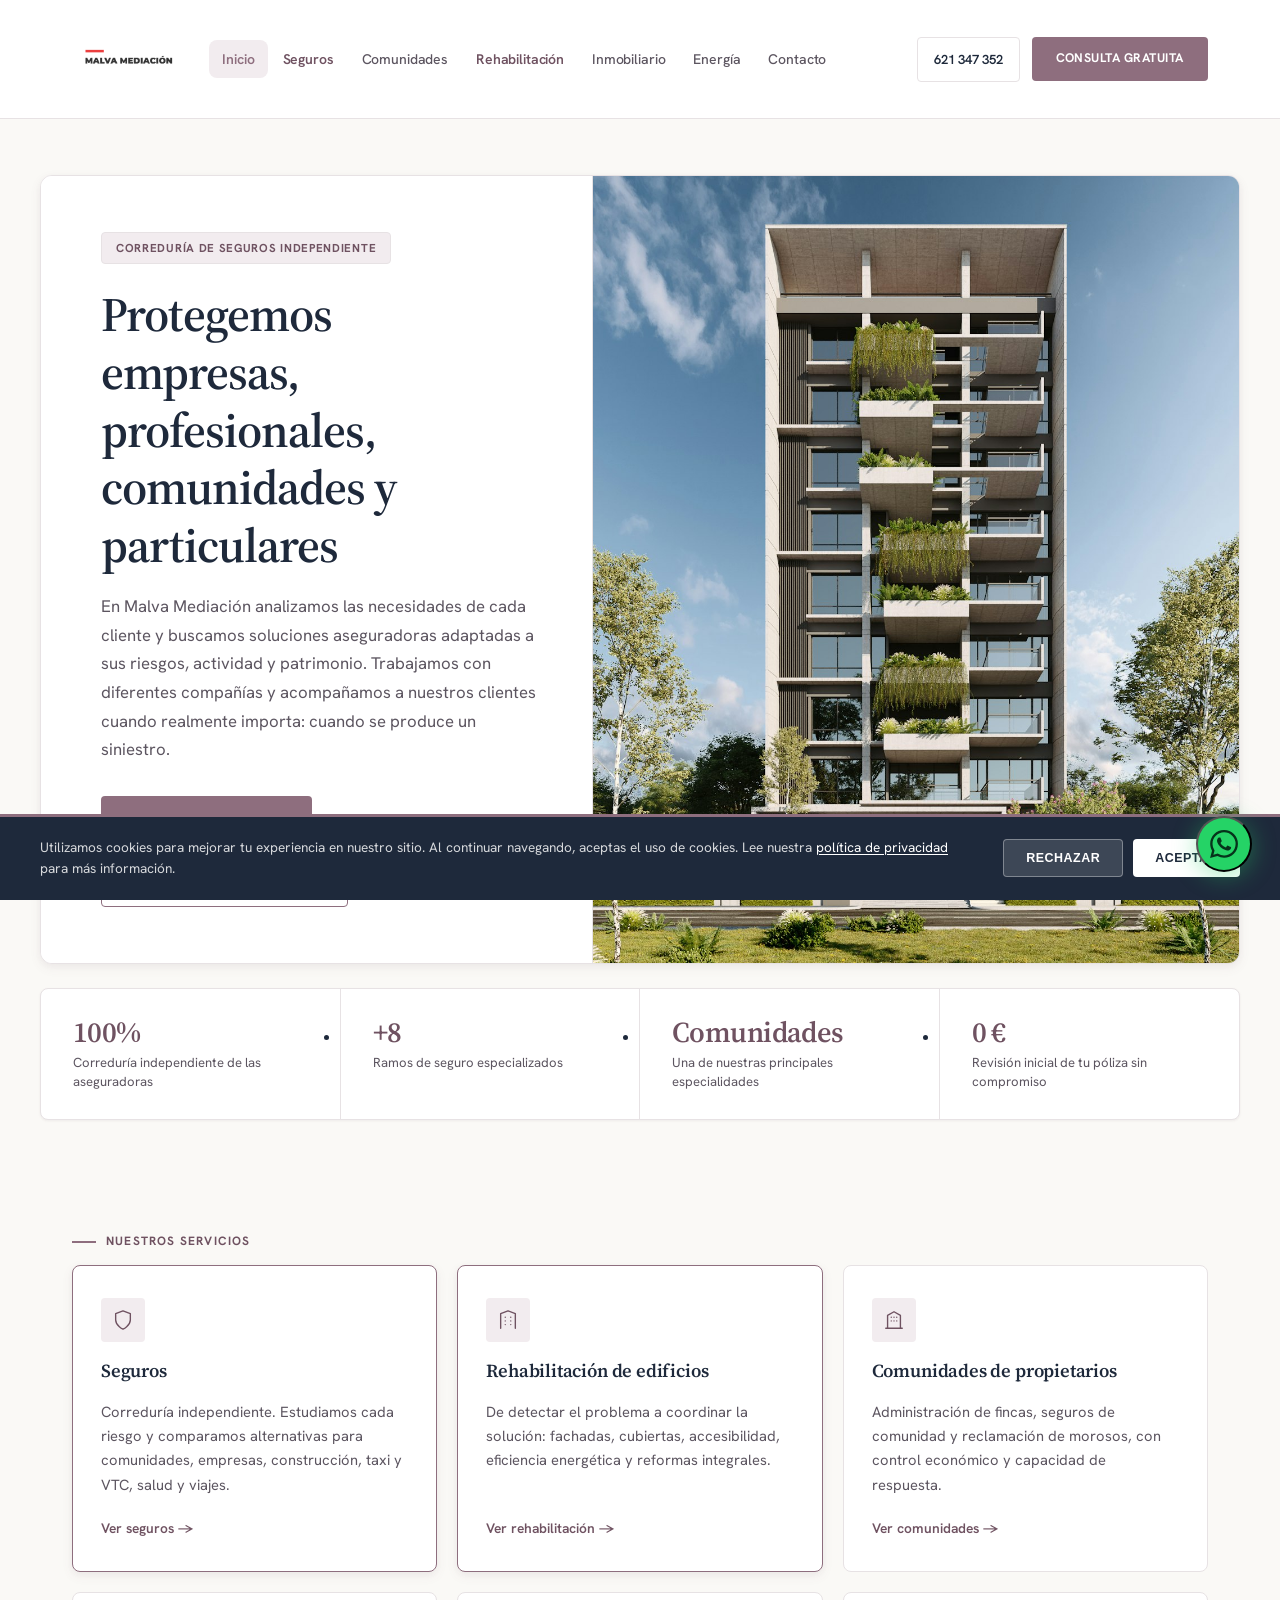
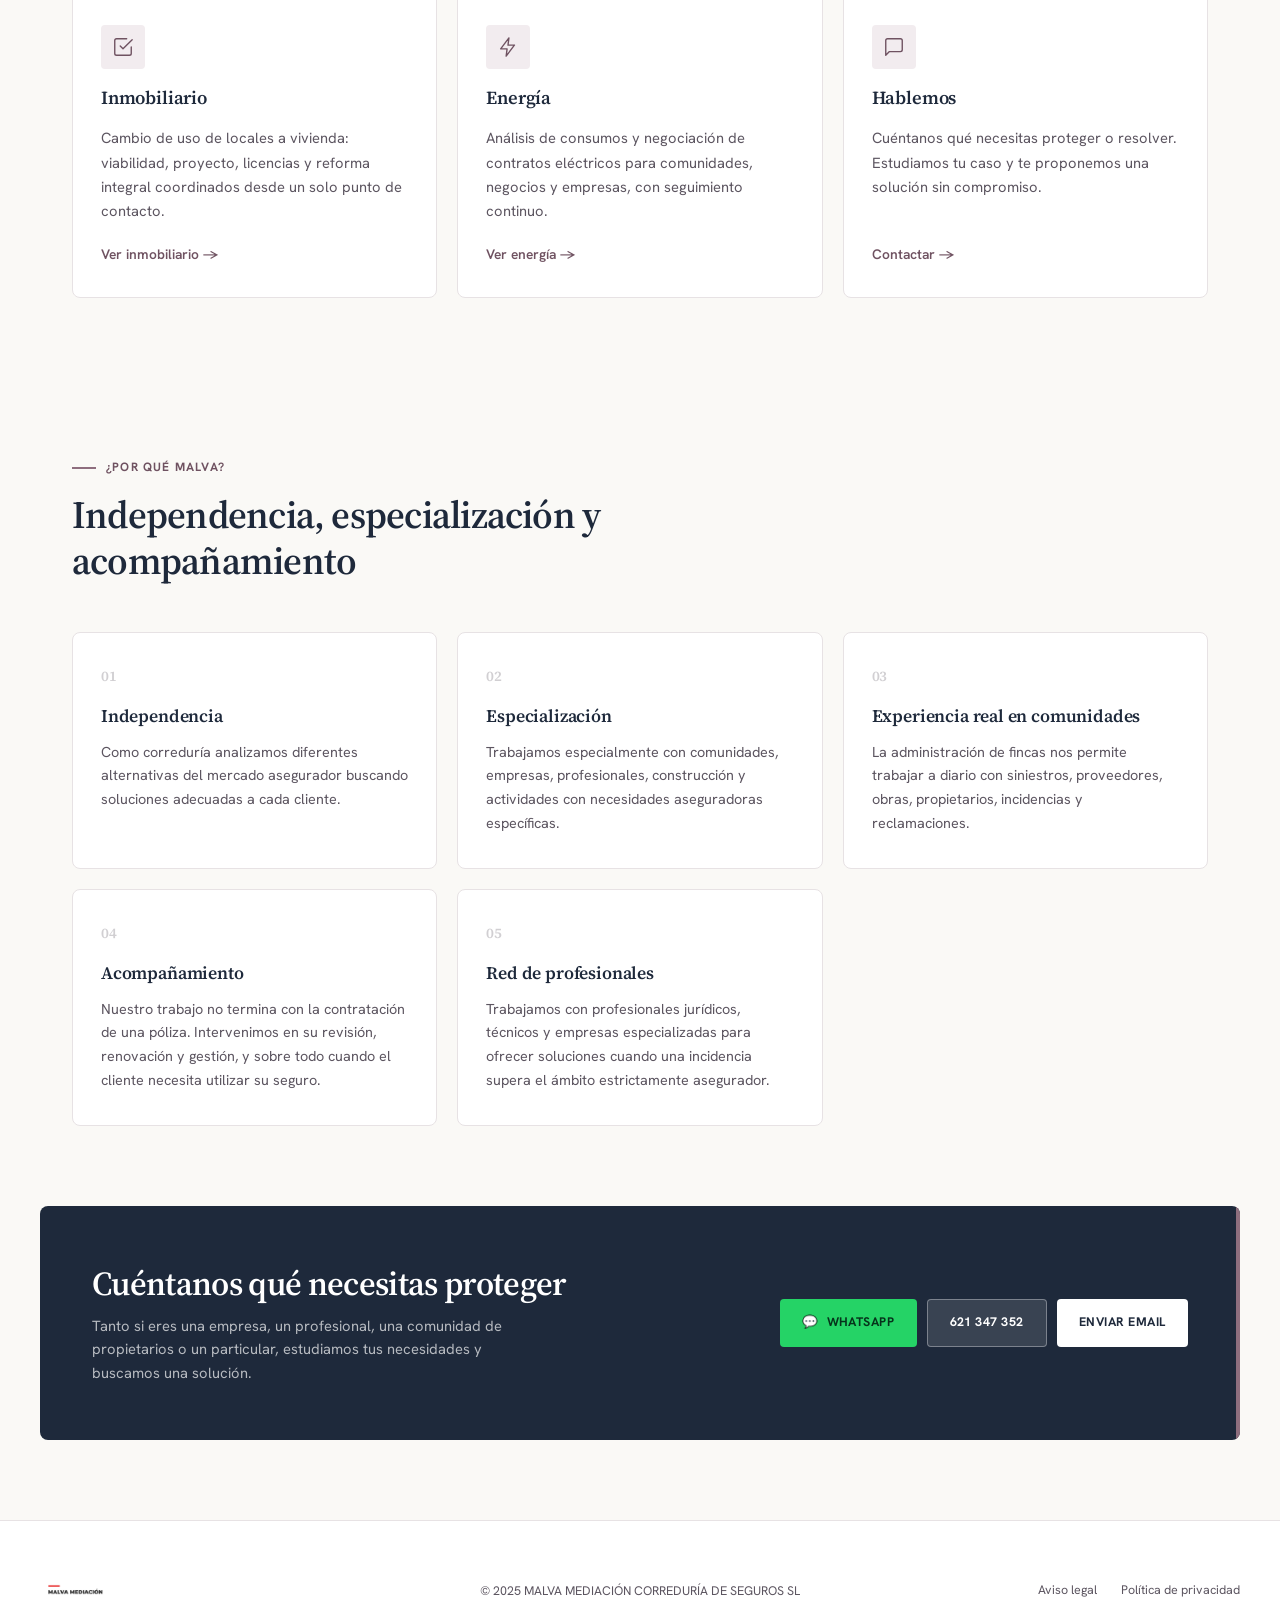
<file: index.html>
<!DOCTYPE html>
<html lang="es">
<head>
  <meta charset="UTF-8"/>
  <meta name="viewport" content="width=device-width, initial-scale=1.0"/>
  <title>Malva Mediación | Correduría de Seguros y Rehabilitación de Edificios</title>
  <meta name="description" content="Correduría de seguros independiente. Protegemos empresas, profesionales, comunidades y particulares. Especialistas en seguros de comunidades, construcción y rehabilitación de edificios."/>
  <meta name="keywords" content="correduría de seguros, seguros de comunidades, seguros de construcción, rehabilitación de edificios, seguros empresa, responsabilidad civil, taxi y VTC, seguro de salud, seguro de viaje, administración de fincas"/>
  <meta name="author" content="Malva Mediación Correduría de Seguros"/>
  <meta property="og:type" content="website"/>
  <meta property="og:title" content="Malva Mediación | Correduría de Seguros y Rehabilitación de Edificios"/>
  <meta property="og:description" content="Analizamos las necesidades de cada cliente y buscamos soluciones aseguradoras adaptadas a sus riesgos, actividad y patrimonio."/>
  <meta property="og:locale" content="es_ES"/>
  <meta property="og:url" content="https://www.malvamediacion.com/"/>
  <link rel="canonical" href="https://www.malvamediacion.com/"/>
  <link rel="icon" type="image/png" href="assets/logo_malva.png"/>
  <link rel="preconnect" href="https://fonts.googleapis.com">
  <link rel="preconnect" href="https://fonts.gstatic.com" crossorigin>
  <link href="https://fonts.googleapis.com/css2?family=Source+Serif+4:opsz,wght@8..60,400;8..60,500;8..60,600;8..60,700&family=Hanken+Grotesk:wght@400;500;600;700&display=swap" rel="stylesheet">
  <link rel="stylesheet" href="assets/styles.css"/>
  <script type="application/ld+json">
  {
    "@context": "https://schema.org",
    "@type": "InsuranceAgency",
    "name": "Malva Mediación Correduría de Seguros",
    "description": "Correduría de seguros independiente especializada en seguros de comunidades, empresas, construcción y rehabilitación de edificios.",
    "url": "https://www.malvamediacion.com/",
    "telephone": "+34621347352",
    "email": "f@malvamediacion.com",
    "address": {
      "@type": "PostalAddress",
      "streetAddress": "Calle Rosalía de Castro, 53 1º B",
      "postalCode": "36450",
      "addressLocality": "Salvaterra de Miño",
      "addressRegion": "Pontevedra",
      "addressCountry": "ES"
    },
    "areaServed": "ES",
    "knowsAbout": ["Seguros de comunidades", "Seguros de construcción", "Rehabilitación de edificios", "Responsabilidad civil", "Seguros de empresa", "Taxi y VTC", "Seguros de salud", "Seguros de viaje"]
  }
  </script>
</head>
<body>

<a class="skip-link" href="#main">Saltar al contenido principal</a>

<nav aria-label="Navegación principal">
  <div class="nav-inner">
    <a class="nav-logo" href="index.html">
      <img src="assets/logo_malva.png" alt="Malva Mediación · Inicio"/>
    </a>
    <button id="navToggle" class="nav-toggle" aria-expanded="false" aria-controls="navLinks" aria-label="Abrir menú de navegación">
      <svg viewBox="0 0 24 24" aria-hidden="true" focusable="false"><line x1="3" y1="6" x2="21" y2="6"/><line x1="3" y1="12" x2="21" y2="12"/><line x1="3" y1="18" x2="21" y2="18"/></svg>
    </button>
    <div class="nav-links" id="navLinks">
      <a href="index.html" aria-current="page">Inicio</a>
      <a href="seguros.html" class="priority">Seguros</a>
      <a href="comunidades.html">Comunidades</a>
      <a href="rehabilitacion.html" class="priority">Rehabilitación</a>
      <a href="inmobiliario.html">Inmobiliario</a>
      <a href="energia.html">Energía</a>
      <a href="contacto.html">Contacto</a>
    </div>
    <div class="nav-cta">
      <a class="btn-ol" href="tel:+34621347352">621 347 352</a>
      <a class="btn-dk" href="contacto.html">Consulta gratuita</a>
    </div>
  </div>
</nav>

<main id="main">

  <header class="hero-wrap">
    <div class="hero tall">
      <div class="hero-bg" role="presentation" style="background-image:url(assets/comunidades-edificio.jpg)"></div>
      <div class="hero-content">
        <span class="badge">Correduría de Seguros Independiente</span>
        <h1>Protegemos empresas, profesionales, comunidades y particulares</h1>
        <p>En Malva Mediación analizamos las necesidades de cada cliente y buscamos soluciones aseguradoras adaptadas a sus riesgos, actividad y patrimonio. Trabajamos con diferentes compañías y acompañamos a nuestros clientes cuando realmente importa: cuando se produce un siniestro.</p>
        <div class="hbtns">
          <a class="hbtn-p" href="seguros.html">Ver nuestros seguros</a>
          <a class="hbtn-s" href="rehabilitacion.html">Rehabilitación de edificios</a>
        </div>
      </div>
    </div>
  </header>

  <div class="stats-wrap">
    <ul class="stats" aria-label="Datos de Malva Mediación">
      <li class="stat"><div class="stat-n">100%</div><div class="stat-l">Correduría independiente de las aseguradoras</div></li>
      <li class="stat"><div class="stat-n">+8</div><div class="stat-l">Ramos de seguro especializados</div></li>
      <li class="stat"><div class="stat-n">Comunidades</div><div class="stat-l">Una de nuestras principales especialidades</div></li>
      <li class="stat"><div class="stat-n">0&nbsp;€</div><div class="stat-l">Revisión inicial de tu póliza sin compromiso</div></li>
    </ul>
  </div>

  <!-- ============ ESCAPARATE DE SERVICIOS ============ -->
  <section class="sec" aria-label="Nuestros servicios">
    <p class="sec-lbl">Nuestros servicios</p>
    <div class="svc-grid">
      <article class="svc-card featured">
        <div class="svc-icon"><svg viewBox="0 0 24 24" aria-hidden="true" focusable="false"><path d="M12 22s8-4 8-10V5l-8-3-8 3v7c0 6 8 10 8 10z"/></svg></div>
        <h3>Seguros</h3>
        <p>Correduría independiente. Estudiamos cada riesgo y comparamos alternativas para comunidades, empresas, construcción, taxi y VTC, salud y viajes.</p>
        <a class="svc-lnk" href="seguros.html">Ver seguros <span aria-hidden="true">&rarr;</span></a>
      </article>

      <article class="svc-card featured">
        <div class="svc-icon"><svg viewBox="0 0 24 24" aria-hidden="true" focusable="false"><path d="M4 21V5l8-3 8 3v16"/><path d="M9 9h.01M15 9h.01M9 13h.01M15 13h.01M9 17h.01M15 17h.01"/></svg></div>
        <h3>Rehabilitación de edificios</h3>
        <p>De detectar el problema a coordinar la solución: fachadas, cubiertas, accesibilidad, eficiencia energética y reformas integrales.</p>
        <a class="svc-lnk" href="rehabilitacion.html">Ver rehabilitación <span aria-hidden="true">&rarr;</span></a>
      </article>

      <article class="svc-card">
        <div class="svc-icon"><svg viewBox="0 0 24 24" aria-hidden="true" focusable="false"><path d="M3 21h18"/><path d="M5 21V7l7-4 7 4v14"/><path d="M9 9h.01M12 9h.01M15 9h.01M9 13h.01M12 13h.01M15 13h.01"/></svg></div>
        <h3>Comunidades de propietarios</h3>
        <p>Administración de fincas, seguros de comunidad y reclamación de morosos, con control económico y capacidad de respuesta.</p>
        <a class="svc-lnk" href="comunidades.html">Ver comunidades <span aria-hidden="true">&rarr;</span></a>
      </article>

      <article class="svc-card">
        <div class="svc-icon"><svg viewBox="0 0 24 24" aria-hidden="true" focusable="false"><path d="M9 11l3 3L22 4"/><path d="M21 12v7a2 2 0 0 1-2 2H5a2 2 0 0 1-2-2V5a2 2 0 0 1 2-2h11"/></svg></div>
        <h3>Inmobiliario</h3>
        <p>Cambio de uso de locales a vivienda: viabilidad, proyecto, licencias y reforma integral coordinados desde un solo punto de contacto.</p>
        <a class="svc-lnk" href="inmobiliario.html">Ver inmobiliario <span aria-hidden="true">&rarr;</span></a>
      </article>

      <article class="svc-card">
        <div class="svc-icon"><svg viewBox="0 0 24 24" aria-hidden="true" focusable="false"><path d="M13 2 4 14h7l-1 8 9-12h-7l1-8z"/></svg></div>
        <h3>Energía</h3>
        <p>Análisis de consumos y negociación de contratos eléctricos para comunidades, negocios y empresas, con seguimiento continuo.</p>
        <a class="svc-lnk" href="energia.html">Ver energía <span aria-hidden="true">&rarr;</span></a>
      </article>

      <article class="svc-card">
        <div class="svc-icon"><svg viewBox="0 0 24 24" aria-hidden="true" focusable="false"><path d="M21 15a2 2 0 0 1-2 2H7l-4 4V5a2 2 0 0 1 2-2h14a2 2 0 0 1 2 2z"/></svg></div>
        <h3>Hablemos</h3>
        <p>Cuéntanos qué necesitas proteger o resolver. Estudiamos tu caso y te proponemos una solución sin compromiso.</p>
        <a class="svc-lnk" href="contacto.html">Contactar <span aria-hidden="true">&rarr;</span></a>
      </article>
    </div>
  </section>

  <!-- ============ ¿POR QUÉ MALVA? ============ -->
  <section class="sec" aria-labelledby="why-h">
    <p class="sec-lbl">¿Por qué Malva?</p>
    <h2 class="sec-ttl" id="why-h">Independencia, especialización y acompañamiento</h2>
    <div class="why-grid">
      <article class="why-card">
        <p class="why-n" aria-hidden="true">01</p>
        <h3>Independencia</h3>
        <p>Como correduría analizamos diferentes alternativas del mercado asegurador buscando soluciones adecuadas a cada cliente.</p>
      </article>
      <article class="why-card">
        <p class="why-n" aria-hidden="true">02</p>
        <h3>Especialización</h3>
        <p>Trabajamos especialmente con comunidades, empresas, profesionales, construcción y actividades con necesidades aseguradoras específicas.</p>
      </article>
      <article class="why-card">
        <p class="why-n" aria-hidden="true">03</p>
        <h3>Experiencia real en comunidades</h3>
        <p>La administración de fincas nos permite trabajar a diario con siniestros, proveedores, obras, propietarios, incidencias y reclamaciones.</p>
      </article>
      <article class="why-card">
        <p class="why-n" aria-hidden="true">04</p>
        <h3>Acompañamiento</h3>
        <p>Nuestro trabajo no termina con la contratación de una póliza. Intervenimos en su revisión, renovación y gestión, y sobre todo cuando el cliente necesita utilizar su seguro.</p>
      </article>
      <article class="why-card">
        <p class="why-n" aria-hidden="true">05</p>
        <h3>Red de profesionales</h3>
        <p>Trabajamos con profesionales jurídicos, técnicos y empresas especializadas para ofrecer soluciones cuando una incidencia supera el ámbito estrictamente asegurador.</p>
      </article>
    </div>
  </section>

  <!-- ============ HABLEMOS ============ -->
  <div class="cta-wrap">
    <section class="cta-banner" aria-labelledby="cta-h">
      <div class="cta-t">
        <h2 id="cta-h">Cuéntanos qué necesitas proteger</h2>
        <p>Tanto si eres una empresa, un profesional, una comunidad de propietarios o un particular, estudiamos tus necesidades y buscamos una solución.</p>
      </div>
      <div class="cta-btns">
        <a class="bwa" href="https://api.whatsapp.com/send?phone=34621347352" target="_blank" rel="noopener">
          <span aria-hidden="true">💬</span> WhatsApp
        </a>
        <a class="bph" href="tel:+34621347352">621 347 352</a>
        <a class="bem" href="mailto:f@malvamediacion.com?subject=Hola,%20necesito%20información">Enviar email</a>
      </div>
    </section>
  </div>

</main>

<footer>
  <div class="ft-inner">
    <div class="ft-logo"><img src="assets/logo_malva.png" alt="Malva Mediación"/></div>
    <p class="ft-copy">© 2025 MALVA MEDIACIÓN CORREDURÍA DE SEGUROS SL</p>
    <nav class="ft-links" aria-label="Enlaces legales">
      <a href="privacidad.html">Aviso legal</a>
      <a href="privacidad.html">Política de privacidad</a>
    </nav>
  </div>
</footer>

<div id="chatWidget" class="chat-widget" role="dialog" aria-label="Chat de WhatsApp con Malva Mediación" hidden>
  <div class="chat-header">
    <div class="chat-header-icon" aria-hidden="true">
      <svg viewBox="0 0 24 24"><path d="M17.472 14.382c-.297-.149-1.758-.867-2.03-.967-.273-.099-.471-.148-.67.15-.197.297-.767.966-.94 1.164-.173.199-.347.223-.644.075-.297-.15-1.255-.463-2.39-1.475-.883-.788-1.48-1.761-1.653-2.059-.173-.297-.018-.458.13-.606.134-.133.298-.347.446-.52.149-.174.198-.298.298-.497.099-.198.05-.371-.025-.52-.075-.149-.669-1.612-.916-2.207-.242-.579-.487-.5-.669-.51-.173-.008-.371-.01-.57-.01-.198 0-.52.074-.792.372-.272.297-1.04 1.016-1.04 2.479 0 1.462 1.065 2.875 1.213 3.074.149.198 2.096 3.2 5.077 4.487.709.306 1.262.489 1.694.625.712.227 1.36.195 1.871.118.571-.085 1.758-.719 2.006-1.413.248-.694.248-1.289.173-1.413-.074-.124-.272-.198-.57-.347m-5.421 7.403h-.004a9.87 9.87 0 0 1-5.031-1.378l-.361-.214-3.741.982.998-3.648-.235-.374a9.86 9.86 0 0 1-1.51-5.26c.001-5.45 4.436-9.884 9.888-9.884 2.64 0 5.122 1.03 6.988 2.898a9.825 9.825 0 0 1 2.893 6.994c-.003 5.45-4.437 9.884-9.885 9.884m8.413-18.297A11.815 11.815 0 0 0 12.05 0C5.495 0 .16 5.335.157 11.892c0 2.096.547 4.142 1.588 5.945L.057 24l6.305-1.654a11.882 11.882 0 0 0 5.683 1.448h.005c6.554 0 11.89-5.335 11.893-11.893a11.821 11.821 0 0 0-3.48-8.413z"/></svg>
    </div>
    <div class="chat-header-content">
      <h2>¡Hola! 👋</h2>
      <p>¿En qué podemos ayudarte?</p>
    </div>
    <button id="chatClose" class="chat-close" aria-label="Cerrar chat">✕</button>
  </div>
  <div class="chat-body">
    <div class="chat-msg">
      <div class="chat-msg-avatar" aria-hidden="true">M</div>
      <p class="chat-msg-text">Somos Malva Mediación. Estamos disponibles en WhatsApp para resolver tus dudas sobre seguros, comunidades y rehabilitación de edificios.</p>
    </div>
  </div>
  <div class="chat-footer">
    <div class="chat-options">
      <a href="https://api.whatsapp.com/send?phone=34621347352&text=Hola%20Malva%20Mediación%2C%20tengo%20una%20consulta%20sobre%20seguros" target="_blank" rel="noopener" class="chat-btn">
        <svg viewBox="0 0 24 24" aria-hidden="true" focusable="false"><path d="M12 22s8-4 8-10V5l-8-3-8 3v7c0 6 8 10 8 10z"/></svg>
        <span>Sobre seguros</span>
      </a>
      <a href="https://api.whatsapp.com/send?phone=34621347352&text=Hola%20Malva%20Mediación%2C%20tengo%20una%20consulta%20sobre%20comunidades" target="_blank" rel="noopener" class="chat-btn">
        <svg viewBox="0 0 24 24" aria-hidden="true" focusable="false"><path d="M17 21v-2a4 4 0 0 0-4-4H5a4 4 0 0 0-4 4v2"/><circle cx="9" cy="7" r="4"/><path d="M23 21v-2a4 4 0 0 0-3-3.87"/><path d="M16 3.13a4 4 0 0 1 0 7.75"/></svg>
        <span>Sobre comunidades</span>
      </a>
      <a href="https://api.whatsapp.com/send?phone=34621347352&text=Hola%20Malva%20Mediación%2C%20tengo%20una%20consulta%20sobre%20rehabilitación" target="_blank" rel="noopener" class="chat-btn">
        <svg viewBox="0 0 24 24" aria-hidden="true" focusable="false"><path d="M4 21V5l8-3 8 3v16"/><path d="M9 9h.01M15 9h.01M9 13h.01M15 13h.01"/></svg>
        <span>Sobre rehabilitación</span>
      </a>
      <a href="https://api.whatsapp.com/send?phone=34621347352" target="_blank" rel="noopener" class="chat-btn">
        <svg viewBox="0 0 24 24" aria-hidden="true" focusable="false"><path d="M21 15a2 2 0 0 1-2 2H7l-4 4V5a2 2 0 0 1 2-2h14a2 2 0 0 1 2 2z"/></svg>
        <span>Consulta general</span>
      </a>
    </div>
  </div>
</div>

<button id="chatToggle" class="wa-float" aria-expanded="false" aria-controls="chatWidget" aria-label="Abrir chat de WhatsApp">
  <svg viewBox="0 0 24 24" aria-hidden="true" focusable="false"><path d="M17.472 14.382c-.297-.149-1.758-.867-2.03-.967-.273-.099-.471-.148-.67.15-.197.297-.767.966-.94 1.164-.173.199-.347.223-.644.075-.297-.15-1.255-.463-2.39-1.475-.883-.788-1.48-1.761-1.653-2.059-.173-.297-.018-.458.13-.606.134-.133.298-.347.446-.52.149-.174.198-.298.298-.497.099-.198.05-.371-.025-.52-.075-.149-.669-1.612-.916-2.207-.242-.579-.487-.5-.669-.51-.173-.008-.371-.01-.57-.01-.198 0-.52.074-.792.372-.272.297-1.04 1.016-1.04 2.479 0 1.462 1.065 2.875 1.213 3.074.149.198 2.096 3.2 5.077 4.487.709.306 1.262.489 1.694.625.712.227 1.36.195 1.871.118.571-.085 1.758-.719 2.006-1.413.248-.694.248-1.289.173-1.413-.074-.124-.272-.198-.57-.347m-5.421 7.403h-.004a9.87 9.87 0 0 1-5.031-1.378l-.361-.214-3.741.982.998-3.648-.235-.374a9.86 9.86 0 0 1-1.51-5.26c.001-5.45 4.436-9.884 9.888-9.884 2.64 0 5.122 1.03 6.988 2.898a9.825 9.825 0 0 1 2.893 6.994c-.003 5.45-4.437 9.884-9.885 9.884m8.413-18.297A11.815 11.815 0 0 0 12.05 0C5.495 0 .16 5.335.157 11.892c0 2.096.547 4.142 1.588 5.945L.057 24l6.305-1.654a11.882 11.882 0 0 0 5.683 1.448h.005c6.554 0 11.89-5.335 11.893-11.893a11.821 11.821 0 0 0-3.48-8.413z"/></svg>
</button>

<div id="cookieBanner" class="cookie-banner" role="region" aria-label="Aviso de cookies" hidden>
  <div class="cookie-inner">
    <div class="cookie-text">
      <p>Utilizamos cookies para mejorar tu experiencia en nuestro sitio. Al continuar navegando, aceptas el uso de cookies. Lee nuestra <a href="privacidad.html">política de privacidad</a> para más información.</p>
    </div>
    <div class="cookie-actions">
      <button id="cookieReject" class="cookie-btn cookie-reject">Rechazar</button>
      <button id="cookieAccept" class="cookie-btn cookie-accept">Aceptar</button>
    </div>
  </div>
</div>

<script src="assets/site.js"></script>
<script src="assets/cookies.js"></script>

</body>
</html>
</file>
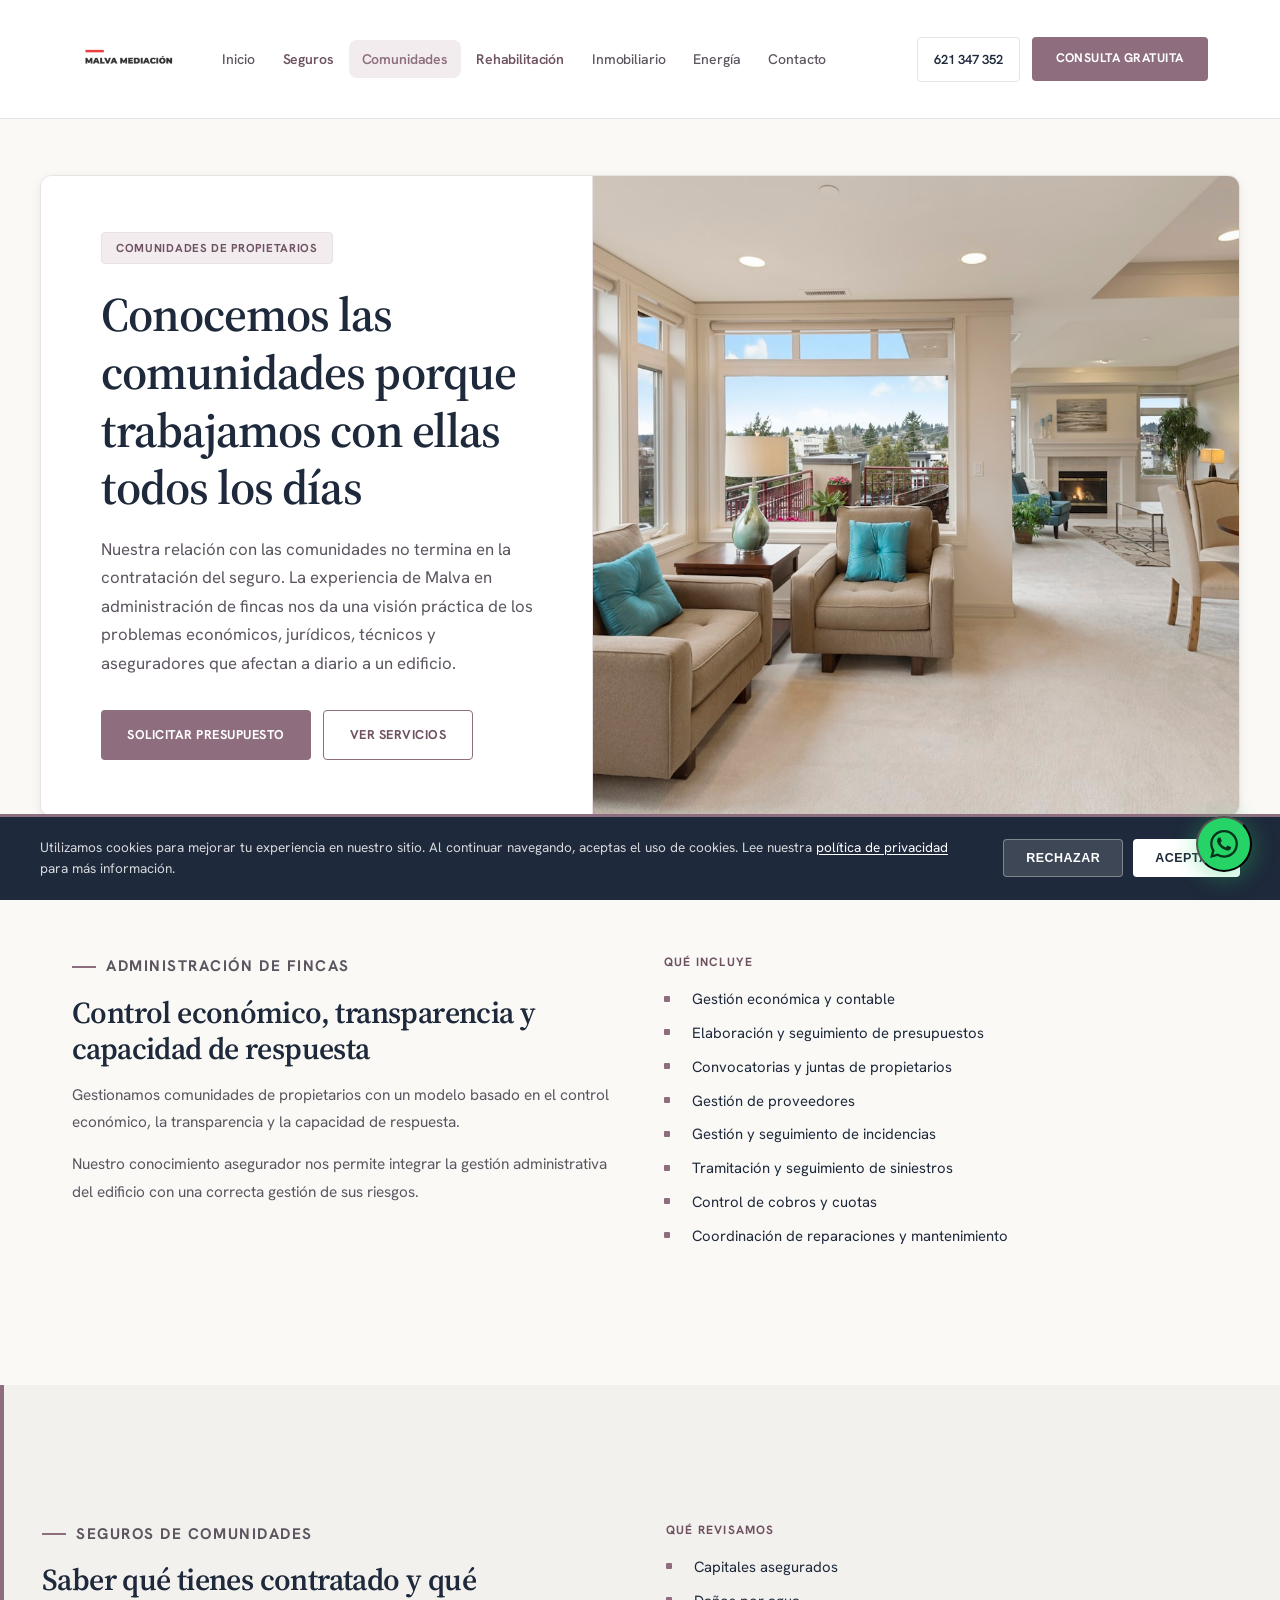
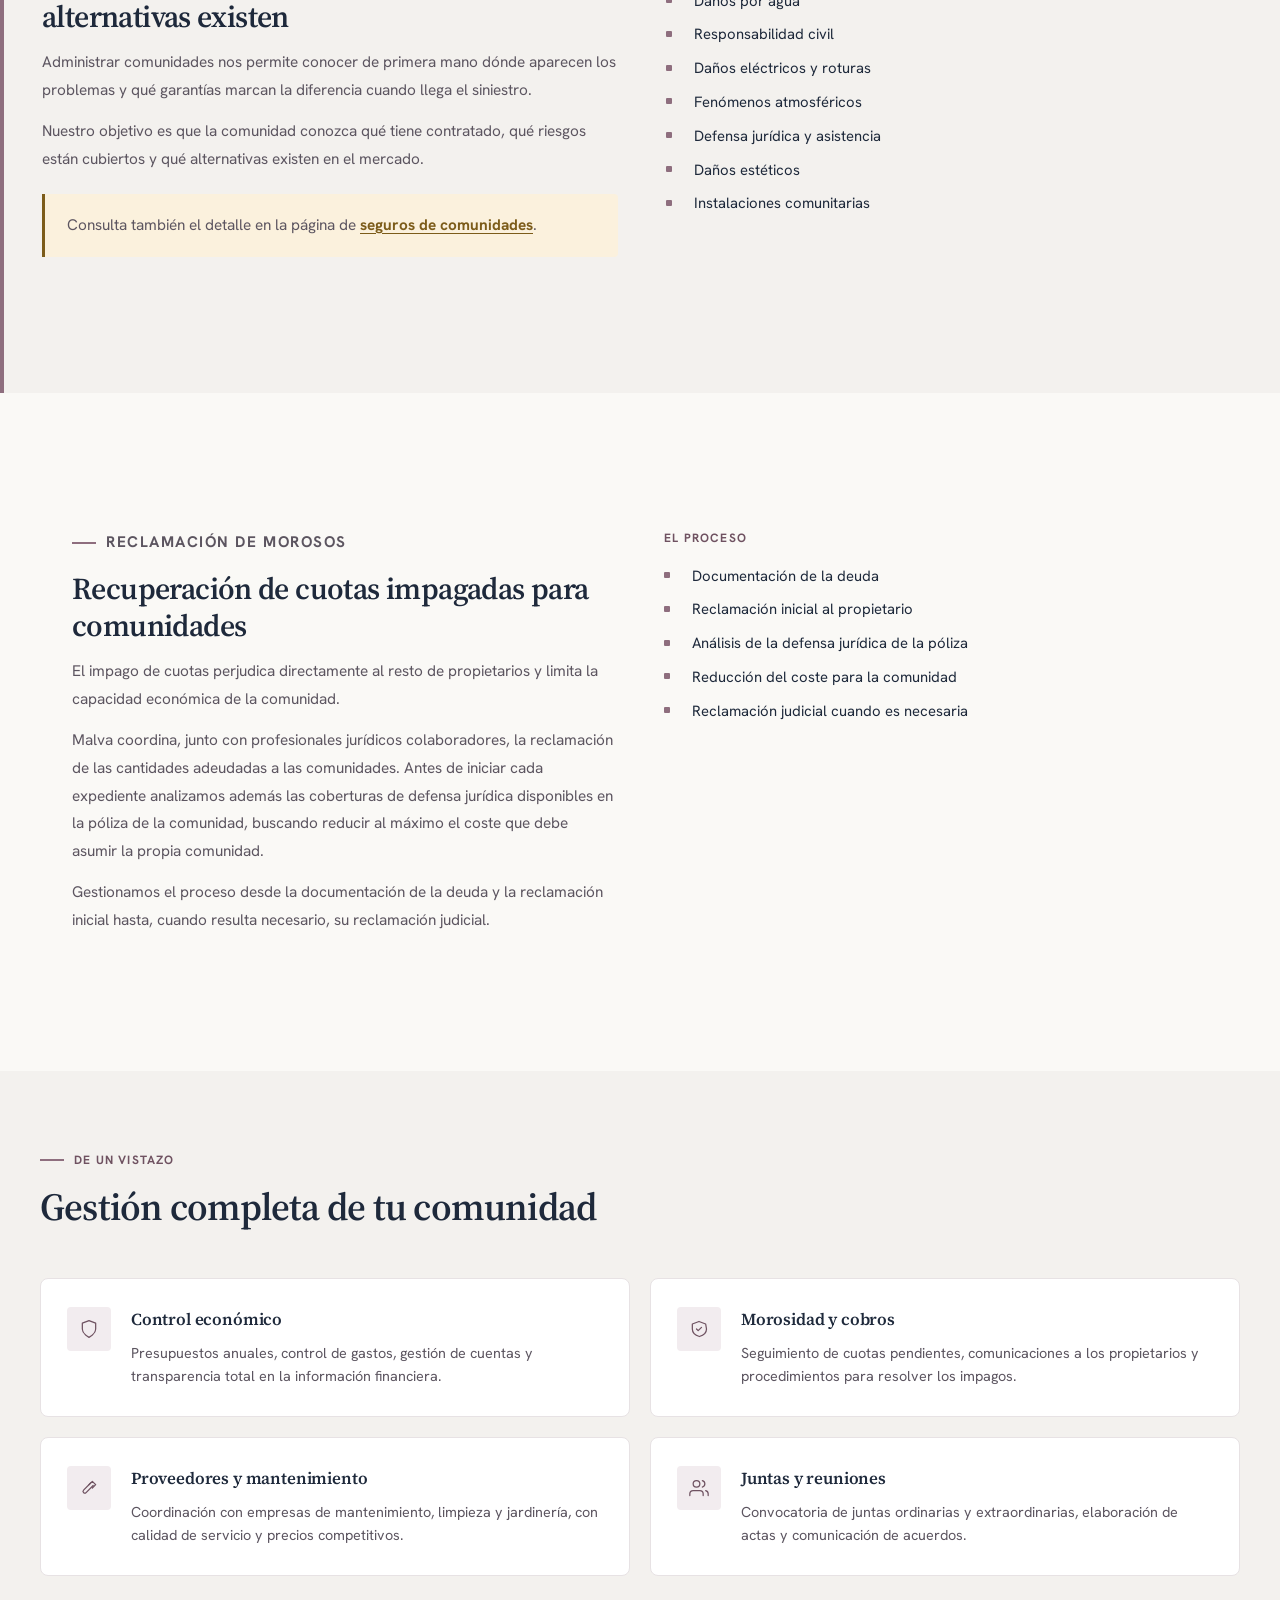
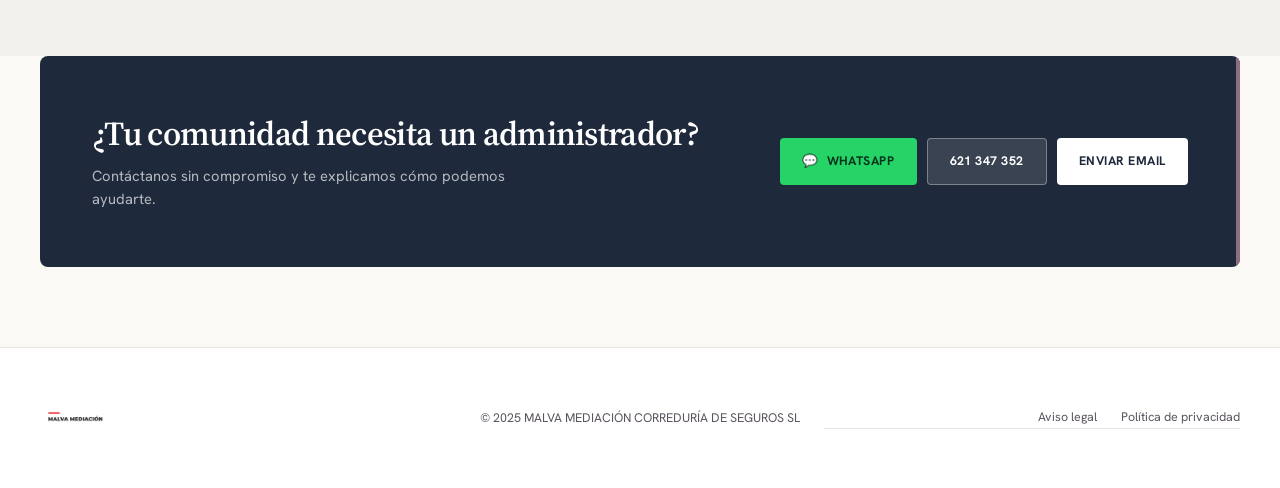
<file: comunidades.html>
<!DOCTYPE html>
<html lang="es">
<head>
  <meta charset="UTF-8"/>
  <meta name="viewport" content="width=device-width, initial-scale=1.0"/>
  <title>Comunidades de propietarios: seguros, administración y morosos | Malva Mediación</title>
  <meta name="description" content="Conocemos las comunidades porque trabajamos con ellas cada día: administración de fincas, seguros de comunidades y reclamación de cuotas impagadas."/>
  <meta name="keywords" content="administración de fincas, seguros de comunidades, reclamación de morosos, cuotas impagadas comunidad, defensa jurídica comunidad, gestión de siniestros comunidad, juntas de propietarios"/>
  <meta name="author" content="Malva Mediación Correduría de Seguros"/>
  <meta property="og:type" content="website"/>
  <meta property="og:title" content="Comunidades de propietarios: seguros, administración y morosos | Malva Mediación"/>
  <meta property="og:description" content="La experiencia de Malva en administración de fincas aporta una visión práctica de los problemas económicos, jurídicos, técnicos y aseguradores de un edificio."/>
  <meta property="og:locale" content="es_ES"/>
  <meta property="og:url" content="https://www.malvamediacion.com/comunidades.html"/>
  <link rel="canonical" href="https://www.malvamediacion.com/comunidades.html"/>
  <link rel="icon" type="image/png" href="assets/logo_malva.png"/>
  <link rel="preconnect" href="https://fonts.googleapis.com">
  <link rel="preconnect" href="https://fonts.gstatic.com" crossorigin>
  <link href="https://fonts.googleapis.com/css2?family=Source+Serif+4:opsz,wght@8..60,400;8..60,500;8..60,600;8..60,700&family=Hanken+Grotesk:wght@400;500;600;700&display=swap" rel="stylesheet">
  <link rel="stylesheet" href="assets/styles.css"/>
  <script type="application/ld+json">
  {
    "@context": "https://schema.org",
    "@type": "Service",
    "serviceType": "Administración de fincas y seguros de comunidades",
    "provider": {
      "@type": "InsuranceAgency",
      "name": "Malva Mediación Correduría de Seguros",
      "telephone": "+34621347352",
      "email": "f@malvamediacion.com",
      "url": "https://www.malvamediacion.com/"
    },
    "areaServed": "ES"
  }
  </script>
</head>
<body>

<a class="skip-link" href="#main">Saltar al contenido principal</a>

<nav aria-label="Navegación principal">
  <div class="nav-inner">
    <a class="nav-logo" href="index.html"><img src="assets/logo_malva.png" alt="Malva Mediación · Inicio"/></a>
    <button id="navToggle" class="nav-toggle" aria-expanded="false" aria-controls="navLinks" aria-label="Abrir menú de navegación">
      <svg viewBox="0 0 24 24" aria-hidden="true" focusable="false"><line x1="3" y1="6" x2="21" y2="6"/><line x1="3" y1="12" x2="21" y2="12"/><line x1="3" y1="18" x2="21" y2="18"/></svg>
    </button>
    <div class="nav-links" id="navLinks">
      <a href="index.html">Inicio</a>
      <a href="seguros.html" class="priority">Seguros</a>
      <a href="comunidades.html" aria-current="page">Comunidades</a>
      <a href="rehabilitacion.html" class="priority">Rehabilitación</a>
      <a href="inmobiliario.html">Inmobiliario</a>
      <a href="energia.html">Energía</a>
      <a href="contacto.html">Contacto</a>
    </div>
    <div class="nav-cta">
      <a class="btn-ol" href="tel:+34621347352">621 347 352</a>
      <a class="btn-dk" href="contacto.html">Consulta gratuita</a>
    </div>
  </div>
</nav>

<main id="main">

  <header class="hero-wrap">
    <div class="hero">
      <div class="hero-bg" role="presentation" style="background-image:url(assets/comunidades-salon.jpg)"></div>
      <div class="hero-content">
        <span class="badge">Comunidades de propietarios</span>
        <h1>Conocemos las comunidades porque trabajamos con ellas todos los días</h1>
        <p>Nuestra relación con las comunidades no termina en la contratación del seguro. La experiencia de Malva en administración de fincas nos da una visión práctica de los problemas económicos, jurídicos, técnicos y aseguradores que afectan a diario a un edificio.</p>
        <div class="hbtns">
          <a class="hbtn-p" href="https://api.whatsapp.com/send?phone=34621347352" target="_blank" rel="noopener">Solicitar presupuesto</a>
          <a class="hbtn-s" href="#administracion">Ver servicios</a>
        </div>
      </div>
    </div>
  </header>

  <!-- ===== ADMINISTRACIÓN DE FINCAS ===== -->
  <section class="sec" id="administracion" aria-labelledby="com-adm-h" style="scroll-margin-top:130px;">
    <div class="detail">
      <div class="detail-body">
        <p class="sec-lbl">Administración de fincas</p>
        <h3 id="com-adm-h">Control económico, transparencia y capacidad de respuesta</h3>
        <p>Gestionamos comunidades de propietarios con un modelo basado en el control económico, la transparencia y la capacidad de respuesta.</p>
        <p>Nuestro conocimiento asegurador nos permite integrar la gestión administrativa del edificio con una correcta gestión de sus riesgos.</p>
      </div>
      <div>
        <p class="detail-list-title">Qué incluye</p>
        <ul class="detail-list">
          <li>Gestión económica y contable</li>
          <li>Elaboración y seguimiento de presupuestos</li>
          <li>Convocatorias y juntas de propietarios</li>
          <li>Gestión de proveedores</li>
          <li>Gestión y seguimiento de incidencias</li>
          <li>Tramitación y seguimiento de siniestros</li>
          <li>Control de cobros y cuotas</li>
          <li>Coordinación de reparaciones y mantenimiento</li>
        </ul>
      </div>
    </div>
  </section>

  <!-- ===== SEGUROS DE COMUNIDADES ===== -->
  <section class="sec priority-band" id="seguros" aria-labelledby="com-seg-h" style="scroll-margin-top:130px;">
    <div class="inner">
      <div class="detail">
        <div class="detail-body">
          <p class="sec-lbl">Seguros de comunidades</p>
          <h3 id="com-seg-h">Saber qué tienes contratado y qué alternativas existen</h3>
          <p>Administrar comunidades nos permite conocer de primera mano dónde aparecen los problemas y qué garantías marcan la diferencia cuando llega el siniestro.</p>
          <p>Nuestro objetivo es que la comunidad conozca qué tiene contratado, qué riesgos están cubiertos y qué alternativas existen en el mercado.</p>
          <p class="detail-callout">Consulta también el detalle en la página de <a href="seguros.html#comunidades">seguros de comunidades</a>.</p>
        </div>
        <div>
          <p class="detail-list-title">Qué revisamos</p>
          <ul class="detail-list">
            <li>Capitales asegurados</li>
            <li>Daños por agua</li>
            <li>Responsabilidad civil</li>
            <li>Daños eléctricos y roturas</li>
            <li>Fenómenos atmosféricos</li>
            <li>Defensa jurídica y asistencia</li>
            <li>Daños estéticos</li>
            <li>Instalaciones comunitarias</li>
          </ul>
        </div>
      </div>
    </div>
  </section>

  <!-- ===== RECLAMACIÓN DE MOROSOS ===== -->
  <section class="sec" id="morosos" aria-labelledby="com-mor-h" style="scroll-margin-top:130px;">
    <div class="detail">
      <div class="detail-body">
        <p class="sec-lbl">Reclamación de morosos</p>
        <h3 id="com-mor-h">Recuperación de cuotas impagadas para comunidades</h3>
        <p>El impago de cuotas perjudica directamente al resto de propietarios y limita la capacidad económica de la comunidad.</p>
        <p>Malva coordina, junto con profesionales jurídicos colaboradores, la reclamación de las cantidades adeudadas a las comunidades. Antes de iniciar cada expediente analizamos además las coberturas de defensa jurídica disponibles en la póliza de la comunidad, buscando reducir al máximo el coste que debe asumir la propia comunidad.</p>
        <p>Gestionamos el proceso desde la documentación de la deuda y la reclamación inicial hasta, cuando resulta necesario, su reclamación judicial.</p>
      </div>
      <div>
        <p class="detail-list-title">El proceso</p>
        <ul class="detail-list">
          <li>Documentación de la deuda</li>
          <li>Reclamación inicial al propietario</li>
          <li>Análisis de la defensa jurídica de la póliza</li>
          <li>Reducción del coste para la comunidad</li>
          <li>Reclamación judicial cuando es necesaria</li>
        </ul>
      </div>
    </div>
  </section>

  <!-- ===== ÁREAS DE ACTUACIÓN ===== -->
  <section class="band" aria-labelledby="com-areas-h">
    <div class="band-inner">
      <p class="sec-lbl">De un vistazo</p>
      <h2 class="sec-ttl" id="com-areas-h">Gestión completa de tu comunidad</h2>
      <div class="ben-grid">
        <article class="ben-card">
          <div class="ben-icon"><svg viewBox="0 0 24 24" aria-hidden="true" focusable="false"><path d="M12 22s8-4 8-10V5l-8-3-8 3v7c0 6 8 10 8 10z"/></svg></div>
          <div><h3>Control económico</h3><p>Presupuestos anuales, control de gastos, gestión de cuentas y transparencia total en la información financiera.</p></div>
        </article>
        <article class="ben-card">
          <div class="ben-icon"><svg viewBox="0 0 24 24" aria-hidden="true" focusable="false"><path d="M9 12l2 2 4-4"/><path d="M21 12c0 5-3.5 7.5-8.5 9C7.5 19.5 4 17 4 12V6l8-3 8 3z"/></svg></div>
          <div><h3>Morosidad y cobros</h3><p>Seguimiento de cuotas pendientes, comunicaciones a los propietarios y procedimientos para resolver los impagos.</p></div>
        </article>
        <article class="ben-card">
          <div class="ben-icon"><svg viewBox="0 0 24 24" aria-hidden="true" focusable="false"><path d="M14 6l-8.5 8.5a2.12 2.12 0 0 0 3 3L17 9"/><path d="M12 8l4-4 4 4-4 4"/></svg></div>
          <div><h3>Proveedores y mantenimiento</h3><p>Coordinación con empresas de mantenimiento, limpieza y jardinería, con calidad de servicio y precios competitivos.</p></div>
        </article>
        <article class="ben-card">
          <div class="ben-icon"><svg viewBox="0 0 24 24" aria-hidden="true" focusable="false"><path d="M17 21v-2a4 4 0 0 0-4-4H5a4 4 0 0 0-4 4v2"/><circle cx="9" cy="7" r="4"/><path d="M23 21v-2a4 4 0 0 0-3-3.87"/><path d="M16 3.13a4 4 0 0 1 0 7.75"/></svg></div>
          <div><h3>Juntas y reuniones</h3><p>Convocatoria de juntas ordinarias y extraordinarias, elaboración de actas y comunicación de acuerdos.</p></div>
        </article>
      </div>
    </div>
  </section>

  <div class="cta-wrap">
    <section class="cta-banner" aria-labelledby="com-cta-h">
      <div class="cta-t">
        <h2 id="com-cta-h">¿Tu comunidad necesita un administrador?</h2>
        <p>Contáctanos sin compromiso y te explicamos cómo podemos ayudarte.</p>
      </div>
      <div class="cta-btns">
        <a class="bwa" href="https://api.whatsapp.com/send?phone=34621347352" target="_blank" rel="noopener"><span aria-hidden="true">💬</span> WhatsApp</a>
        <a class="bph" href="tel:+34621347352">621 347 352</a>
        <a class="bem" href="mailto:f@malvamediacion.com?subject=Información%20sobre%20gestión%20de%20comunidades">Enviar email</a>
      </div>
    </section>
  </div>

</main>

<footer>
  <div class="ft-inner">
    <div class="ft-logo"><img src="assets/logo_malva.png" alt="Malva Mediación"/></div>
    <p class="ft-copy">© 2025 MALVA MEDIACIÓN CORREDURÍA DE SEGUROS SL</p>
    <nav class="ft-links" aria-label="Enlaces legales">
      <a href="privacidad.html">Aviso legal</a>
      <a href="privacidad.html">Política de privacidad</a>
    </nav>
  </div>
</footer>

<div id="chatWidget" class="chat-widget" role="dialog" aria-label="Chat de WhatsApp con Malva Mediación" hidden>
  <div class="chat-header">
    <div class="chat-header-icon" aria-hidden="true">
      <svg viewBox="0 0 24 24"><path d="M17.472 14.382c-.297-.149-1.758-.867-2.03-.967-.273-.099-.471-.148-.67.15-.197.297-.767.966-.94 1.164-.173.199-.347.223-.644.075-.297-.15-1.255-.463-2.39-1.475-.883-.788-1.48-1.761-1.653-2.059-.173-.297-.018-.458.13-.606.134-.133.298-.347.446-.52.149-.174.198-.298.298-.497.099-.198.05-.371-.025-.52-.075-.149-.669-1.612-.916-2.207-.242-.579-.487-.5-.669-.51-.173-.008-.371-.01-.57-.01-.198 0-.52.074-.792.372-.272.297-1.04 1.016-1.04 2.479 0 1.462 1.065 2.875 1.213 3.074.149.198 2.096 3.2 5.077 4.487.709.306 1.262.489 1.694.625.712.227 1.36.195 1.871.118.571-.085 1.758-.719 2.006-1.413.248-.694.248-1.289.173-1.413-.074-.124-.272-.198-.57-.347m-5.421 7.403h-.004a9.87 9.87 0 0 1-5.031-1.378l-.361-.214-3.741.982.998-3.648-.235-.374a9.86 9.86 0 0 1-1.51-5.26c.001-5.45 4.436-9.884 9.888-9.884 2.64 0 5.122 1.03 6.988 2.898a9.825 9.825 0 0 1 2.893 6.994c-.003 5.45-4.437 9.884-9.885 9.884m8.413-18.297A11.815 11.815 0 0 0 12.05 0C5.495 0 .16 5.335.157 11.892c0 2.096.547 4.142 1.588 5.945L.057 24l6.305-1.654a11.882 11.882 0 0 0 5.683 1.448h.005c6.554 0 11.89-5.335 11.893-11.893a11.821 11.821 0 0 0-3.48-8.413z"/></svg>
    </div>
    <div class="chat-header-content">
      <h2>¡Hola! 👋</h2>
      <p>¿En qué podemos ayudarte?</p>
    </div>
    <button id="chatClose" class="chat-close" aria-label="Cerrar chat">✕</button>
  </div>
  <div class="chat-body">
    <div class="chat-msg">
      <div class="chat-msg-avatar" aria-hidden="true">M</div>
      <p class="chat-msg-text">Somos Malva Mediación. Estamos disponibles en WhatsApp para resolver tus dudas sobre administración, seguros de comunidad y reclamación de morosos.</p>
    </div>
  </div>
  <div class="chat-footer">
    <div class="chat-options">
      <a href="https://api.whatsapp.com/send?phone=34621347352&text=Hola%20Malva%20Mediación%2C%20quiero%20información%20sobre%20administración%20de%20fincas" target="_blank" rel="noopener" class="chat-btn">
        <svg viewBox="0 0 24 24" aria-hidden="true" focusable="false"><path d="M3 3v18h18"/><path d="M7 15l4-4 3 3 5-6"/></svg>
        <span>Administración de fincas</span>
      </a>
      <a href="https://api.whatsapp.com/send?phone=34621347352&text=Hola%20Malva%20Mediación%2C%20quiero%20revisar%20el%20seguro%20de%20mi%20comunidad" target="_blank" rel="noopener" class="chat-btn">
        <svg viewBox="0 0 24 24" aria-hidden="true" focusable="false"><path d="M12 22s8-4 8-10V5l-8-3-8 3v7c0 6 8 10 8 10z"/></svg>
        <span>Seguro de comunidad</span>
      </a>
      <a href="https://api.whatsapp.com/send?phone=34621347352&text=Hola%20Malva%20Mediación%2C%20tengo%20una%20consulta%20sobre%20reclamación%20de%20morosos" target="_blank" rel="noopener" class="chat-btn">
        <svg viewBox="0 0 24 24" aria-hidden="true" focusable="false"><path d="M9 12l2 2 4-4"/><path d="M21 12c0 5-3.5 7.5-8.5 9C7.5 19.5 4 17 4 12V6l8-3 8 3z"/></svg>
        <span>Reclamación de morosos</span>
      </a>
      <a href="https://api.whatsapp.com/send?phone=34621347352" target="_blank" rel="noopener" class="chat-btn">
        <svg viewBox="0 0 24 24" aria-hidden="true" focusable="false"><path d="M21 15a2 2 0 0 1-2 2H7l-4 4V5a2 2 0 0 1 2-2h14a2 2 0 0 1 2 2z"/></svg>
        <span>Consulta general</span>
      </a>
    </div>
  </div>
</div>

<button id="chatToggle" class="wa-float" aria-expanded="false" aria-controls="chatWidget" aria-label="Abrir chat de WhatsApp">
  <svg viewBox="0 0 24 24" aria-hidden="true" focusable="false"><path d="M17.472 14.382c-.297-.149-1.758-.867-2.03-.967-.273-.099-.471-.148-.67.15-.197.297-.767.966-.94 1.164-.173.199-.347.223-.644.075-.297-.15-1.255-.463-2.39-1.475-.883-.788-1.48-1.761-1.653-2.059-.173-.297-.018-.458.13-.606.134-.133.298-.347.446-.52.149-.174.198-.298.298-.497.099-.198.05-.371-.025-.52-.075-.149-.669-1.612-.916-2.207-.242-.579-.487-.5-.669-.51-.173-.008-.371-.01-.57-.01-.198 0-.52.074-.792.372-.272.297-1.04 1.016-1.04 2.479 0 1.462 1.065 2.875 1.213 3.074.149.198 2.096 3.2 5.077 4.487.709.306 1.262.489 1.694.625.712.227 1.36.195 1.871.118.571-.085 1.758-.719 2.006-1.413.248-.694.248-1.289.173-1.413-.074-.124-.272-.198-.57-.347m-5.421 7.403h-.004a9.87 9.87 0 0 1-5.031-1.378l-.361-.214-3.741.982.998-3.648-.235-.374a9.86 9.86 0 0 1-1.51-5.26c.001-5.45 4.436-9.884 9.888-9.884 2.64 0 5.122 1.03 6.988 2.898a9.825 9.825 0 0 1 2.893 6.994c-.003 5.45-4.437 9.884-9.885 9.884m8.413-18.297A11.815 11.815 0 0 0 12.05 0C5.495 0 .16 5.335.157 11.892c0 2.096.547 4.142 1.588 5.945L.057 24l6.305-1.654a11.882 11.882 0 0 0 5.683 1.448h.005c6.554 0 11.89-5.335 11.893-11.893a11.821 11.821 0 0 0-3.48-8.413z"/></svg>
</button>

<div id="cookieBanner" class="cookie-banner" role="region" aria-label="Aviso de cookies" hidden>
  <div class="cookie-inner">
    <div class="cookie-text">
      <p>Utilizamos cookies para mejorar tu experiencia en nuestro sitio. Al continuar navegando, aceptas el uso de cookies. Lee nuestra <a href="privacidad.html">política de privacidad</a> para más información.</p>
    </div>
    <div class="cookie-actions">
      <button id="cookieReject" class="cookie-btn cookie-reject">Rechazar</button>
      <button id="cookieAccept" class="cookie-btn cookie-accept">Aceptar</button>
    </div>
  </div>
</div>

<script src="assets/site.js"></script>
<script src="assets/cookies.js"></script>

</body>
</html>
</file>
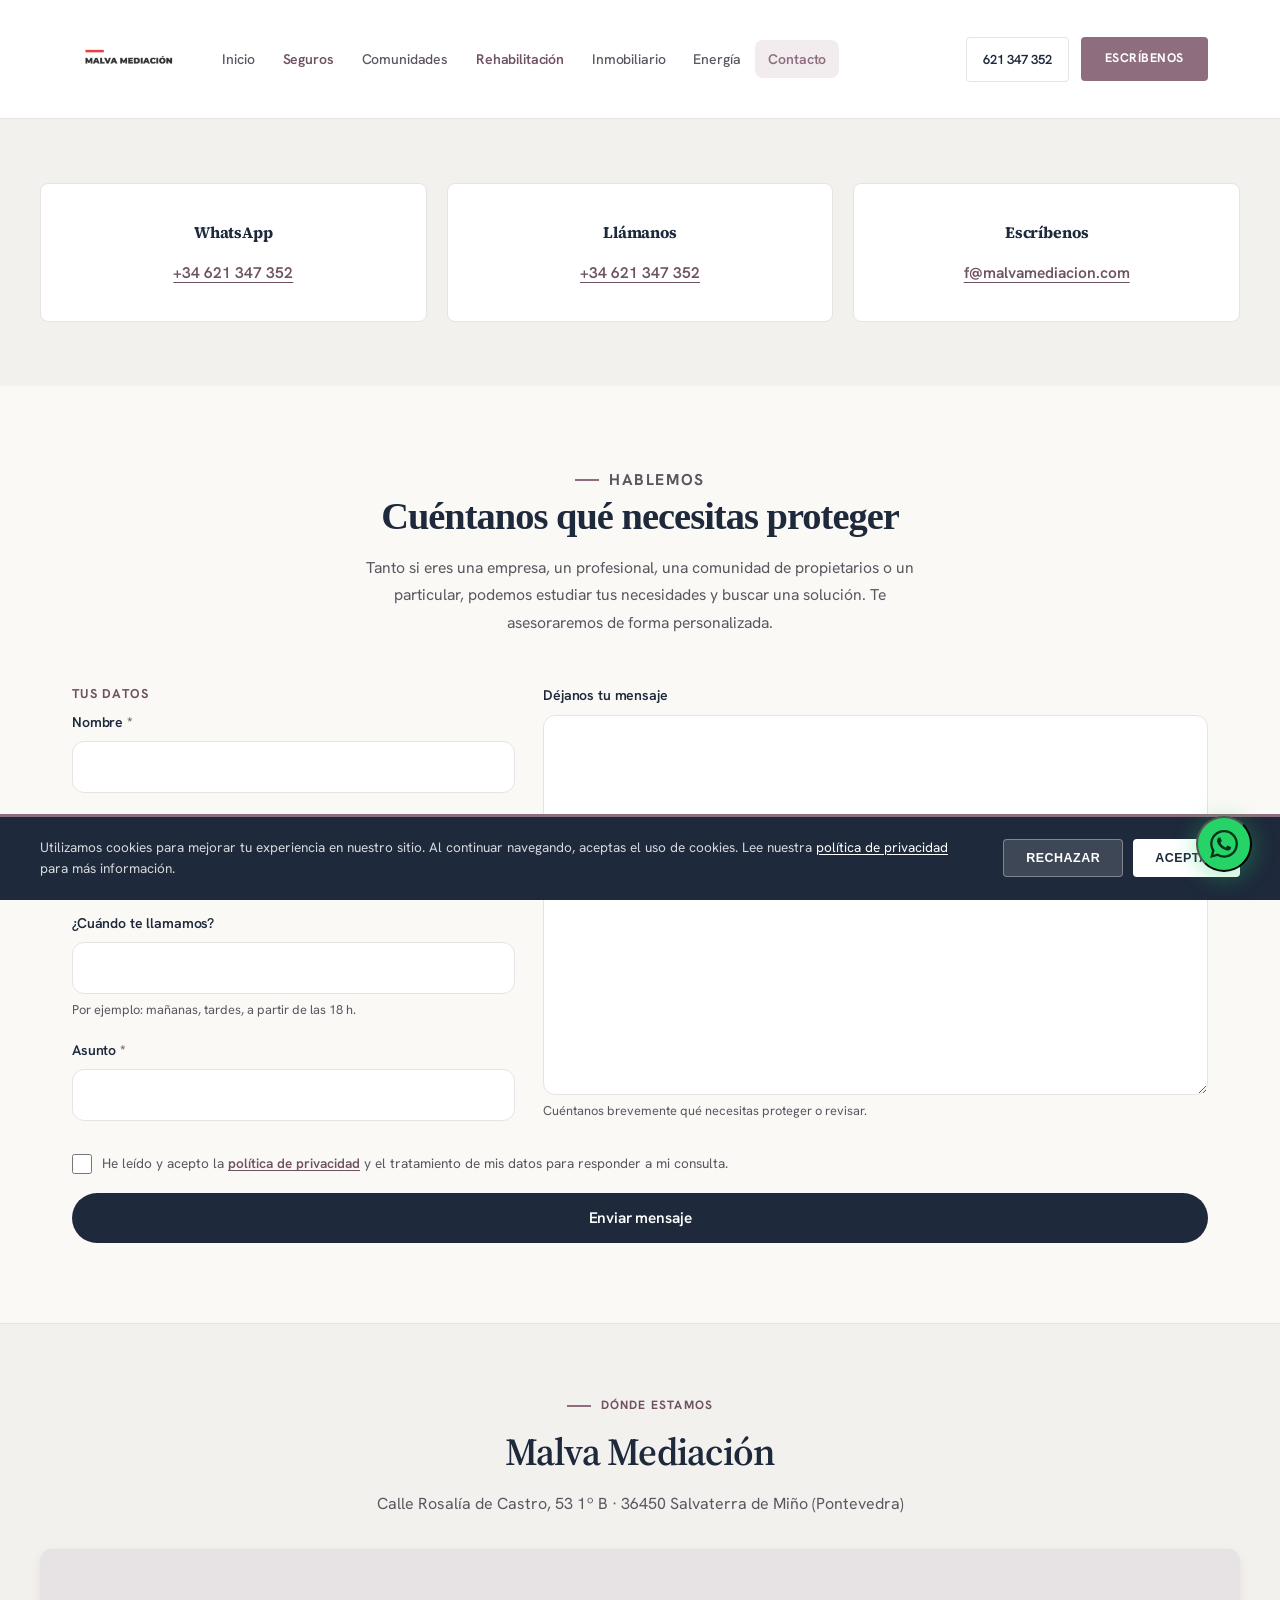
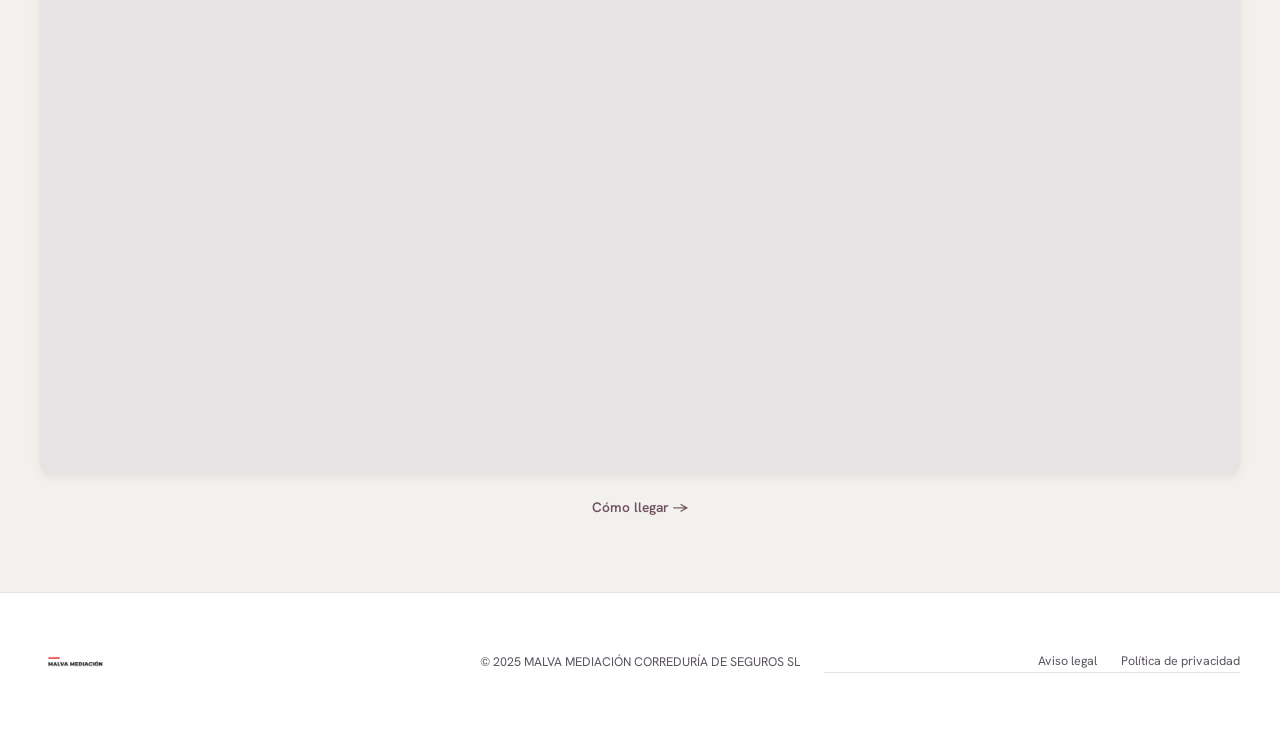
<file: contacto.html>
<!DOCTYPE html>
<html lang="es">
<head>
  <meta charset="UTF-8"/>
  <meta name="viewport" content="width=device-width, initial-scale=1.0"/>
  <title>Hablemos | Malva Mediación</title>
  <meta name="description" content="Cuéntanos qué necesitas proteger. Empresa, profesional, comunidad de propietarios o particular: estudiamos tus necesidades y buscamos una solución."/>
  <meta name="author" content="Malva Mediación Correduría de Seguros"/>
  <meta property="og:type" content="website"/>
  <meta property="og:title" content="Hablemos | Malva Mediación"/>
  <meta property="og:description" content="Contacta con Malva Mediación por WhatsApp, teléfono o email, o escríbenos a través del formulario."/>
  <meta property="og:locale" content="es_ES"/>
  <meta property="og:url" content="https://www.malvamediacion.com/contacto.html"/>
  <link rel="canonical" href="https://www.malvamediacion.com/contacto.html"/>
  <link rel="icon" type="image/png" href="assets/logo_malva.png"/>
  <link rel="preconnect" href="https://fonts.googleapis.com">
  <link rel="preconnect" href="https://fonts.gstatic.com" crossorigin>
  <link href="https://fonts.googleapis.com/css2?family=Source+Serif+4:opsz,wght@8..60,400;8..60,500;8..60,600;8..60,700&family=Hanken+Grotesk:wght@400;500;600;700&display=swap" rel="stylesheet">
  <link rel="stylesheet" href="assets/styles.css"/>
  <style>
    /* Estilos específicos del formulario de contacto */
    .contact-hero { background: var(--gray); padding: 64px 32px; }
    .contact-cards { max-width: var(--max-w); margin: 0 auto; display: grid; grid-template-columns: repeat(3, 1fr); gap: 20px; list-style: none; }
    .contact-card {
      background: #fff;
      border: 1px solid var(--border);
      border-radius: var(--rad);
      padding: 36px 28px;
      text-align: center;
      transition: box-shadow .3s, transform .3s;
      position: relative;
      overflow: hidden;
    }
    .contact-card::after { content: ''; position: absolute; top: 0; left: 0; right: 0; height: 3px; background: var(--accent); transform: scaleX(0); transform-origin: left; transition: transform .35s ease; }
    .contact-card:hover { transform: translateY(-5px); box-shadow: var(--shadow-md); }
    .contact-card:hover::after { transform: scaleX(1); }
    .contact-card h2 { font-size: 1rem; font-weight: 700; margin-bottom: 14px; color: var(--dark); letter-spacing: -.01em; }
    .contact-card a { font-size: .97rem; color: var(--accent-dark); text-decoration: underline; text-underline-offset: 4px; word-break: break-word; font-weight: 600; transition: opacity .15s; }
    .contact-card a:hover { opacity: .75; }

    .form-sec { max-width: var(--max-w); margin: 0 auto; padding: 80px 32px; }
    .form-head { text-align: center; margin-bottom: 48px; }
    .form-head h1 { font-family: 'Playfair Display', Georgia, serif; font-size: clamp(1.9rem, 3vw, 2.7rem); font-weight: 600; color: var(--dark); letter-spacing: -.025em; margin-bottom: 16px; line-height: 1.15; }
    .form-head p { font-size: .98rem; color: var(--muted); line-height: 1.75; max-width: 560px; margin: 0 auto; }

    form { display: grid; grid-template-columns: 1fr 1.5fr; gap: 28px; }
    .left-fields { display: flex; flex-direction: column; gap: 18px; border: 0; padding: 0; margin: 0; }
    .left-fields > legend { font-size: .8rem; font-weight: 700; text-transform: uppercase; letter-spacing: .1em; color: var(--accent-dark); margin-bottom: 6px; }
    .field label { display: block; font-size: .88rem; font-weight: 600; margin-bottom: 8px; color: var(--dark); letter-spacing: -.01em; }
    .req { color: var(--accent-dark); }
    input, textarea {
      width: 100%;
      border: 1.5px solid var(--border);
      border-radius: 12px;
      padding: 13px 16px;
      font-family: inherit;
      font-size: .95rem;
      outline: none;
      transition: border-color .2s, box-shadow .2s;
      background: #fff;
      color: var(--text);
    }
    input { height: 52px; }
    textarea { min-height: 260px; resize: vertical; }
    input:focus, textarea:focus { border-color: var(--accent); box-shadow: 0 0 0 4px rgba(107,79,122,.14); }
    .hint { font-size: .8rem; color: var(--muted); margin-top: 6px; }

    .right-field { display: flex; flex-direction: column; }
    .right-field textarea { flex: 1; }

    .submit-wrap { grid-column: 1 / -1; margin-top: 4px; }
    .consent { display: flex; gap: 10px; align-items: flex-start; margin-bottom: 18px; font-size: .85rem; color: var(--muted); line-height: 1.6; }
    .consent input { width: 20px; height: 20px; flex-shrink: 0; margin-top: 1px; }
    .consent a { color: var(--accent-dark); text-decoration: underline; text-underline-offset: 2px; font-weight: 600; }
    form button {
      width: 100%;
      border: none;
      border-radius: 50px;
      background: var(--dark);
      color: #fff;
      font-family: inherit;
      font-size: .96rem;
      font-weight: 600;
      padding: 15px 24px;
      cursor: pointer;
      transition: background .2s, transform .2s, box-shadow .2s;
      letter-spacing: -.01em;
    }
    form button:hover { background: var(--dark2); transform: translateY(-1px); box-shadow: 0 8px 24px rgba(0,0,0,.18); }

    .map-sec { background: var(--gray); border-top: 1px solid var(--border); padding: 72px 32px; }
    .map-inner { max-width: var(--max-w); margin: 0 auto; }
    .map-frame {
      border-radius: var(--rad-lg);
      overflow: hidden;
      border: 1px solid var(--border);
      box-shadow: var(--shadow-md);
      aspect-ratio: 16 / 7;
      background: var(--border);
    }
    .map-frame iframe { width: 100%; height: 100%; border: 0; display: block; }

    @media (max-width: 1000px) {
      .contact-cards { grid-template-columns: 1fr 1fr; }
      form { grid-template-columns: 1fr; }
      textarea { min-height: 200px; }
      .contact-hero { padding: 48px 24px; }
      .form-sec { padding: 64px 24px; }
      .map-sec { padding: 56px 24px; }
    }
    @media (max-width: 720px) {
      .contact-cards { grid-template-columns: 1fr; }
      .contact-hero { padding: 40px 16px; }
      .form-sec { padding: 56px 20px; }
      .map-sec { padding: 48px 16px; }
      .map-frame { aspect-ratio: 4 / 5; }
    }
  </style>
</head>
<body>

<a class="skip-link" href="#main">Saltar al contenido principal</a>

<nav aria-label="Navegación principal">
  <div class="nav-inner">
    <a class="nav-logo" href="index.html"><img src="assets/logo_malva.png" alt="Malva Mediación · Inicio"/></a>
    <button id="navToggle" class="nav-toggle" aria-expanded="false" aria-controls="navLinks" aria-label="Abrir menú de navegación">
      <svg viewBox="0 0 24 24" aria-hidden="true" focusable="false"><line x1="3" y1="6" x2="21" y2="6"/><line x1="3" y1="12" x2="21" y2="12"/><line x1="3" y1="18" x2="21" y2="18"/></svg>
    </button>
    <div class="nav-links" id="navLinks">
      <a href="index.html">Inicio</a>
      <a href="seguros.html" class="priority">Seguros</a>
      <a href="comunidades.html">Comunidades</a>
      <a href="rehabilitacion.html" class="priority">Rehabilitación</a>
      <a href="inmobiliario.html">Inmobiliario</a>
      <a href="energia.html">Energía</a>
      <a href="contacto.html" aria-current="page">Contacto</a>
    </div>
    <div class="nav-cta">
      <a class="btn-ol" href="tel:+34621347352">621 347 352</a>
      <a class="btn-dk" href="#formulario">Escríbenos</a>
    </div>
  </div>
</nav>

<main id="main">

  <section class="contact-hero" aria-labelledby="contact-h">
    <h1 id="contact-h" class="visually-hidden">Contacto de Malva Mediación</h1>
    <ul class="contact-cards">
      <li class="contact-card">
        <h2>WhatsApp</h2>
        <a href="https://api.whatsapp.com/send?phone=34621347352" target="_blank" rel="noopener">+34 621 347 352</a>
      </li>
      <li class="contact-card">
        <h2>Llámanos</h2>
        <a href="tel:+34621347352">+34 621 347 352</a>
      </li>
      <li class="contact-card">
        <h2>Escríbenos</h2>
        <a href="mailto:f@malvamediacion.com">f@malvamediacion.com</a>
      </li>
    </ul>
  </section>

  <section class="form-sec" id="formulario" aria-labelledby="form-h">
    <div class="form-head">
      <p class="sec-lbl" style="justify-content:center;">Hablemos</p>
      <h1 id="form-h">Cuéntanos qué necesitas proteger</h1>
      <p>Tanto si eres una empresa, un profesional, una comunidad de propietarios o un particular, podemos estudiar tus necesidades y buscar una solución. Te asesoraremos de forma personalizada.</p>
    </div>

    <form action="https://formsubmit.co/f@malvamediacion.com" method="POST">
      <input type="hidden" name="_captcha" value="false">
      <input type="hidden" name="_subject" value="Nuevo contacto web - Malva Mediación">
      <input type="hidden" name="_template" value="table">
      <input type="hidden" name="_next" value="https://www.malvamediacion.com/contacto.html">
      <input type="text" name="_honey" style="display:none" tabindex="-1" autocomplete="off" aria-hidden="true">

      <fieldset class="left-fields">
        <legend>Tus datos</legend>
        <div class="field">
          <label for="nombre">Nombre <span class="req" aria-hidden="true">*</span></label>
          <input type="text" id="nombre" name="Nombre" autocomplete="name" required aria-required="true">
        </div>
        <div class="field">
          <label for="telefono">Teléfono <span class="req" aria-hidden="true">*</span></label>
          <input type="tel" id="telefono" name="Teléfono" autocomplete="tel" inputmode="tel" required aria-required="true">
        </div>
        <div class="field">
          <label for="horario">¿Cuándo te llamamos?</label>
          <input type="text" id="horario" name="Horario preferido" autocomplete="off">
          <p class="hint" id="horario-hint">Por ejemplo: mañanas, tardes, a partir de las 18 h.</p>
        </div>
        <div class="field">
          <label for="asunto">Asunto <span class="req" aria-hidden="true">*</span></label>
          <input type="text" id="asunto" name="Asunto" list="asunto-opciones" required aria-required="true">
          <datalist id="asunto-opciones">
            <option value="Seguro de comunidad"></option>
            <option value="Seguro de empresa o profesional"></option>
            <option value="Seguro de construcción o rehabilitación"></option>
            <option value="Taxi y VTC"></option>
            <option value="Salud"></option>
            <option value="Viaje"></option>
            <option value="Administración de fincas"></option>
            <option value="Reclamación de morosos"></option>
            <option value="Rehabilitación de edificios"></option>
            <option value="Cambio de uso a vivienda"></option>
            <option value="Energía"></option>
          </datalist>
        </div>
      </fieldset>

      <div class="field right-field">
        <label for="mensaje">Déjanos tu mensaje</label>
        <textarea id="mensaje" name="Mensaje" aria-describedby="mensaje-hint"></textarea>
        <p class="hint" id="mensaje-hint">Cuéntanos brevemente qué necesitas proteger o revisar.</p>
      </div>

      <div class="submit-wrap">
        <div class="consent">
          <input type="checkbox" id="consent" name="Consentimiento RGPD" value="Sí, acepto" required aria-required="true">
          <label for="consent" style="font-weight:400;margin:0;">He leído y acepto la <a href="privacidad.html">política de privacidad</a> y el tratamiento de mis datos para responder a mi consulta.</label>
        </div>
        <button type="submit">Enviar mensaje</button>
      </div>
    </form>
  </section>

  <section class="map-sec" aria-labelledby="map-h">
    <div class="map-inner">
      <p class="sec-lbl" style="justify-content:center;">Dónde estamos</p>
      <h2 class="sec-ttl" id="map-h" style="max-width:none;text-align:center;">Malva Mediación</h2>
      <p style="text-align:center;color:var(--muted);margin-bottom:32px;">Calle Rosalía de Castro, 53 1º B · 36450 Salvaterra de Miño (Pontevedra)</p>
      <div class="map-frame">
        <iframe
          title="Mapa de la ubicación de Malva Mediación en Salvaterra de Miño"
          src="https://www.openstreetmap.org/export/embed.html?bbox=-8.5088%2C42.0793%2C-8.4929%2C42.0873&layer=mapnik&marker=42.083336%2C-8.500881"
          loading="lazy"
          referrerpolicy="no-referrer-when-downgrade"></iframe>
      </div>
      <p style="text-align:center;margin-top:16px;">
        <a class="svc-lnk" style="display:inline-flex;" href="https://www.google.com/maps/dir/?api=1&destination=Calle%20Rosal%C3%ADa%20de%20Castro%2053%2C%2036450%20Salvaterra%20de%20Mi%C3%B1o%2C%20Pontevedra" target="_blank" rel="noopener">Cómo llegar <span aria-hidden="true">&rarr;</span></a>
      </p>
    </div>
  </section>

</main>

<footer>
  <div class="ft-inner">
    <div class="ft-logo"><img src="assets/logo_malva.png" alt="Malva Mediación"/></div>
    <p class="ft-copy">© 2025 MALVA MEDIACIÓN CORREDURÍA DE SEGUROS SL</p>
    <nav class="ft-links" aria-label="Enlaces legales">
      <a href="privacidad.html">Aviso legal</a>
      <a href="privacidad.html">Política de privacidad</a>
    </nav>
  </div>
</footer>

<div id="chatWidget" class="chat-widget" role="dialog" aria-label="Chat de WhatsApp con Malva Mediación" hidden>
  <div class="chat-header">
    <div class="chat-header-icon" aria-hidden="true">
      <svg viewBox="0 0 24 24"><path d="M17.472 14.382c-.297-.149-1.758-.867-2.03-.967-.273-.099-.471-.148-.67.15-.197.297-.767.966-.94 1.164-.173.199-.347.223-.644.075-.297-.15-1.255-.463-2.39-1.475-.883-.788-1.48-1.761-1.653-2.059-.173-.297-.018-.458.13-.606.134-.133.298-.347.446-.52.149-.174.198-.298.298-.497.099-.198.05-.371-.025-.52-.075-.149-.669-1.612-.916-2.207-.242-.579-.487-.5-.669-.51-.173-.008-.371-.01-.57-.01-.198 0-.52.074-.792.372-.272.297-1.04 1.016-1.04 2.479 0 1.462 1.065 2.875 1.213 3.074.149.198 2.096 3.2 5.077 4.487.709.306 1.262.489 1.694.625.712.227 1.36.195 1.871.118.571-.085 1.758-.719 2.006-1.413.248-.694.248-1.289.173-1.413-.074-.124-.272-.198-.57-.347m-5.421 7.403h-.004a9.87 9.87 0 0 1-5.031-1.378l-.361-.214-3.741.982.998-3.648-.235-.374a9.86 9.86 0 0 1-1.51-5.26c.001-5.45 4.436-9.884 9.888-9.884 2.64 0 5.122 1.03 6.988 2.898a9.825 9.825 0 0 1 2.893 6.994c-.003 5.45-4.437 9.884-9.885 9.884m8.413-18.297A11.815 11.815 0 0 0 12.05 0C5.495 0 .16 5.335.157 11.892c0 2.096.547 4.142 1.588 5.945L.057 24l6.305-1.654a11.882 11.882 0 0 0 5.683 1.448h.005c6.554 0 11.89-5.335 11.893-11.893a11.821 11.821 0 0 0-3.48-8.413z"/></svg>
    </div>
    <div class="chat-header-content">
      <h2>¡Hola! 👋</h2>
      <p>¿En qué podemos ayudarte?</p>
    </div>
    <button id="chatClose" class="chat-close" aria-label="Cerrar chat">✕</button>
  </div>
  <div class="chat-body">
    <div class="chat-msg">
      <div class="chat-msg-avatar" aria-hidden="true">M</div>
      <p class="chat-msg-text">Somos Malva Mediación. Estamos disponibles en WhatsApp para resolver tus dudas sobre seguros, comunidades y rehabilitación de edificios.</p>
    </div>
  </div>
  <div class="chat-footer">
    <div class="chat-options">
      <a href="https://api.whatsapp.com/send?phone=34621347352&text=Hola%20Malva%20Mediación%2C%20tengo%20una%20consulta%20sobre%20seguros" target="_blank" rel="noopener" class="chat-btn">
        <svg viewBox="0 0 24 24" aria-hidden="true" focusable="false"><path d="M12 22s8-4 8-10V5l-8-3-8 3v7c0 6 8 10 8 10z"/></svg>
        <span>Sobre seguros</span>
      </a>
      <a href="https://api.whatsapp.com/send?phone=34621347352&text=Hola%20Malva%20Mediación%2C%20tengo%20una%20consulta%20sobre%20comunidades" target="_blank" rel="noopener" class="chat-btn">
        <svg viewBox="0 0 24 24" aria-hidden="true" focusable="false"><path d="M17 21v-2a4 4 0 0 0-4-4H5a4 4 0 0 0-4 4v2"/><circle cx="9" cy="7" r="4"/><path d="M23 21v-2a4 4 0 0 0-3-3.87"/><path d="M16 3.13a4 4 0 0 1 0 7.75"/></svg>
        <span>Sobre comunidades</span>
      </a>
      <a href="https://api.whatsapp.com/send?phone=34621347352&text=Hola%20Malva%20Mediación%2C%20tengo%20una%20consulta%20sobre%20rehabilitación" target="_blank" rel="noopener" class="chat-btn">
        <svg viewBox="0 0 24 24" aria-hidden="true" focusable="false"><path d="M4 21V5l8-3 8 3v16"/><path d="M9 9h.01M15 9h.01"/></svg>
        <span>Sobre rehabilitación</span>
      </a>
      <a href="https://api.whatsapp.com/send?phone=34621347352" target="_blank" rel="noopener" class="chat-btn">
        <svg viewBox="0 0 24 24" aria-hidden="true" focusable="false"><path d="M21 15a2 2 0 0 1-2 2H7l-4 4V5a2 2 0 0 1 2-2h14a2 2 0 0 1 2 2z"/></svg>
        <span>Consulta general</span>
      </a>
    </div>
  </div>
</div>

<button id="chatToggle" class="wa-float" aria-expanded="false" aria-controls="chatWidget" aria-label="Abrir chat de WhatsApp">
  <svg viewBox="0 0 24 24" aria-hidden="true" focusable="false"><path d="M17.472 14.382c-.297-.149-1.758-.867-2.03-.967-.273-.099-.471-.148-.67.15-.197.297-.767.966-.94 1.164-.173.199-.347.223-.644.075-.297-.15-1.255-.463-2.39-1.475-.883-.788-1.48-1.761-1.653-2.059-.173-.297-.018-.458.13-.606.134-.133.298-.347.446-.52.149-.174.198-.298.298-.497.099-.198.05-.371-.025-.52-.075-.149-.669-1.612-.916-2.207-.242-.579-.487-.5-.669-.51-.173-.008-.371-.01-.57-.01-.198 0-.52.074-.792.372-.272.297-1.04 1.016-1.04 2.479 0 1.462 1.065 2.875 1.213 3.074.149.198 2.096 3.2 5.077 4.487.709.306 1.262.489 1.694.625.712.227 1.36.195 1.871.118.571-.085 1.758-.719 2.006-1.413.248-.694.248-1.289.173-1.413-.074-.124-.272-.198-.57-.347m-5.421 7.403h-.004a9.87 9.87 0 0 1-5.031-1.378l-.361-.214-3.741.982.998-3.648-.235-.374a9.86 9.86 0 0 1-1.51-5.26c.001-5.45 4.436-9.884 9.888-9.884 2.64 0 5.122 1.03 6.988 2.898a9.825 9.825 0 0 1 2.893 6.994c-.003 5.45-4.437 9.884-9.885 9.884m8.413-18.297A11.815 11.815 0 0 0 12.05 0C5.495 0 .16 5.335.157 11.892c0 2.096.547 4.142 1.588 5.945L.057 24l6.305-1.654a11.882 11.882 0 0 0 5.683 1.448h.005c6.554 0 11.89-5.335 11.893-11.893a11.821 11.821 0 0 0-3.48-8.413z"/></svg>
</button>

<div id="cookieBanner" class="cookie-banner" role="region" aria-label="Aviso de cookies" hidden>
  <div class="cookie-inner">
    <div class="cookie-text">
      <p>Utilizamos cookies para mejorar tu experiencia en nuestro sitio. Al continuar navegando, aceptas el uso de cookies. Lee nuestra <a href="privacidad.html">política de privacidad</a> para más información.</p>
    </div>
    <div class="cookie-actions">
      <button id="cookieReject" class="cookie-btn cookie-reject">Rechazar</button>
      <button id="cookieAccept" class="cookie-btn cookie-accept">Aceptar</button>
    </div>
  </div>
</div>

<script src="assets/site.js"></script>
<script src="assets/cookies.js"></script>

</body>
</html>
</file>
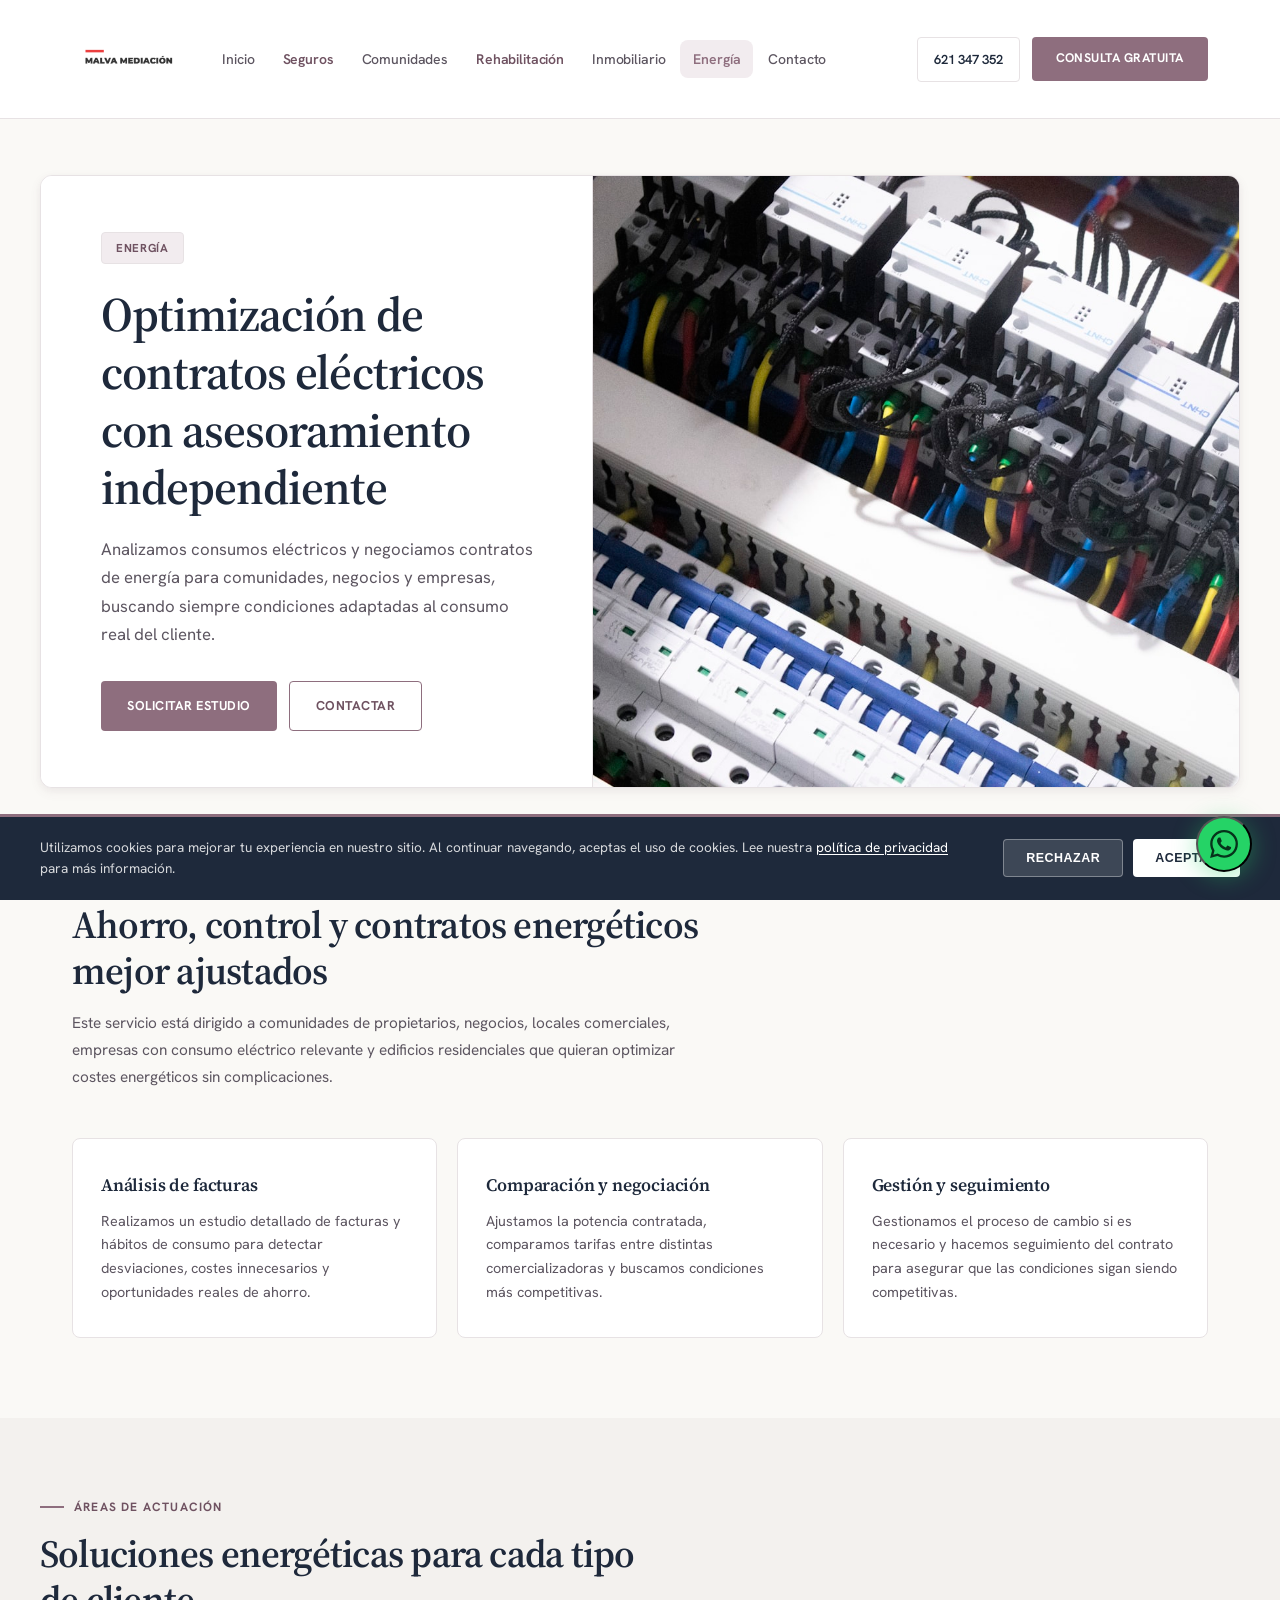
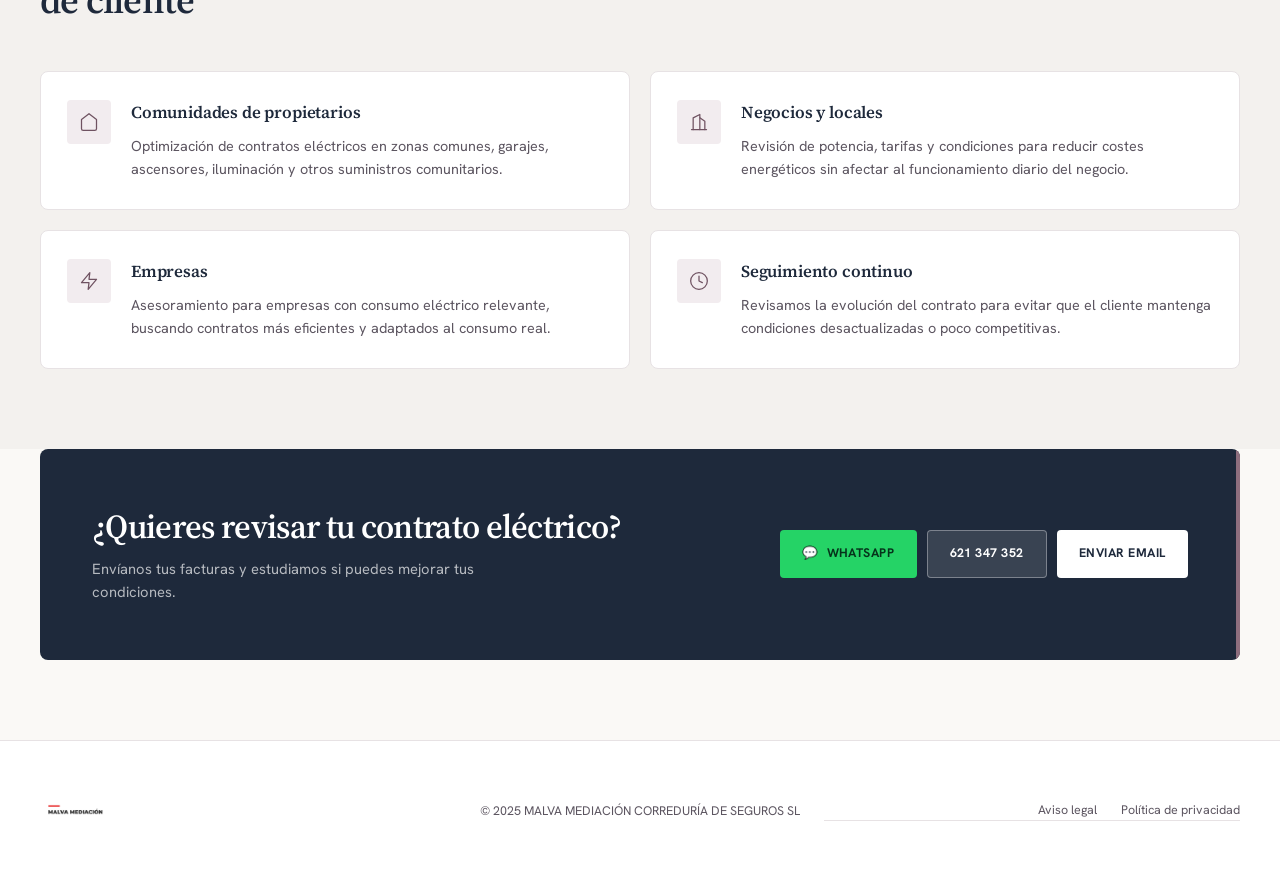
<file: energia.html>
<!DOCTYPE html>
<html lang="es">
<head>
  <meta charset="UTF-8"/>
  <meta name="viewport" content="width=device-width, initial-scale=1.0"/>
  <title>Optimización de contratos eléctricos | Malva Mediación</title>
  <meta name="description" content="Análisis de consumos y negociación de contratos de energía para comunidades, negocios y empresas, con asesoramiento independiente."/>
  <meta name="keywords" content="optimización contrato eléctrico, ahorro energético comunidades, negociación tarifa eléctrica, potencia contratada, comparación comercializadoras, energía empresas"/>
  <meta name="author" content="Malva Mediación Correduría de Seguros"/>
  <meta property="og:type" content="website"/>
  <meta property="og:title" content="Optimización de contratos eléctricos | Malva Mediación"/>
  <meta property="og:description" content="Analizamos consumos eléctricos y negociamos contratos de energía buscando condiciones adaptadas al consumo real del cliente."/>
  <meta property="og:locale" content="es_ES"/>
  <meta property="og:url" content="https://www.malvamediacion.com/energia.html"/>
  <link rel="canonical" href="https://www.malvamediacion.com/energia.html"/>
  <link rel="icon" type="image/png" href="assets/logo_malva.png"/>
  <link rel="preconnect" href="https://fonts.googleapis.com">
  <link rel="preconnect" href="https://fonts.gstatic.com" crossorigin>
  <link href="https://fonts.googleapis.com/css2?family=Source+Serif+4:opsz,wght@8..60,400;8..60,500;8..60,600;8..60,700&family=Hanken+Grotesk:wght@400;500;600;700&display=swap" rel="stylesheet">
  <link rel="stylesheet" href="assets/styles.css"/>
</head>
<body>

<a class="skip-link" href="#main">Saltar al contenido principal</a>

<nav aria-label="Navegación principal">
  <div class="nav-inner">
    <a class="nav-logo" href="index.html"><img src="assets/logo_malva.png" alt="Malva Mediación · Inicio"/></a>
    <button id="navToggle" class="nav-toggle" aria-expanded="false" aria-controls="navLinks" aria-label="Abrir menú de navegación">
      <svg viewBox="0 0 24 24" aria-hidden="true" focusable="false"><line x1="3" y1="6" x2="21" y2="6"/><line x1="3" y1="12" x2="21" y2="12"/><line x1="3" y1="18" x2="21" y2="18"/></svg>
    </button>
    <div class="nav-links" id="navLinks">
      <a href="index.html">Inicio</a>
      <a href="seguros.html" class="priority">Seguros</a>
      <a href="comunidades.html">Comunidades</a>
      <a href="rehabilitacion.html" class="priority">Rehabilitación</a>
      <a href="inmobiliario.html">Inmobiliario</a>
      <a href="energia.html" aria-current="page">Energía</a>
      <a href="contacto.html">Contacto</a>
    </div>
    <div class="nav-cta">
      <a class="btn-ol" href="tel:+34621347352">621 347 352</a>
      <a class="btn-dk" href="contacto.html">Consulta gratuita</a>
    </div>
  </div>
</nav>

<main id="main">

  <header class="hero-wrap">
    <div class="hero">
      <div class="hero-bg" role="presentation" style="background-image:url(assets/energia-cuadro.jpg)"></div>
      <div class="hero-content">
        <span class="badge">Energía</span>
        <h1>Optimización de contratos eléctricos con asesoramiento independiente</h1>
        <p>Analizamos consumos eléctricos y negociamos contratos de energía para comunidades, negocios y empresas, buscando siempre condiciones adaptadas al consumo real del cliente.</p>
        <div class="hbtns">
          <a class="hbtn-p" href="https://api.whatsapp.com/send?phone=34621347352" target="_blank" rel="noopener">Solicitar estudio</a>
          <a class="hbtn-s" href="contacto.html">Contactar</a>
        </div>
      </div>
    </div>
  </header>

  <section class="sec" aria-labelledby="ene-h">
    <p class="sec-lbl">Nuestro servicio</p>
    <h2 class="sec-ttl" id="ene-h">Ahorro, control y contratos energéticos mejor ajustados</h2>
    <p class="sec-desc">Este servicio está dirigido a comunidades de propietarios, negocios, locales comerciales, empresas con consumo eléctrico relevante y edificios residenciales que quieran optimizar costes energéticos sin complicaciones.</p>

    <ol class="steps">
      <li class="step">
        <h3>Análisis de facturas</h3>
        <p>Realizamos un estudio detallado de facturas y hábitos de consumo para detectar desviaciones, costes innecesarios y oportunidades reales de ahorro.</p>
      </li>
      <li class="step">
        <h3>Comparación y negociación</h3>
        <p>Ajustamos la potencia contratada, comparamos tarifas entre distintas comercializadoras y buscamos condiciones más competitivas.</p>
      </li>
      <li class="step">
        <h3>Gestión y seguimiento</h3>
        <p>Gestionamos el proceso de cambio si es necesario y hacemos seguimiento del contrato para asegurar que las condiciones sigan siendo competitivas.</p>
      </li>
    </ol>
  </section>

  <section class="band" aria-labelledby="ene-areas-h">
    <div class="band-inner">
      <p class="sec-lbl">Áreas de actuación</p>
      <h2 class="sec-ttl" id="ene-areas-h">Soluciones energéticas para cada tipo de cliente</h2>
      <div class="ben-grid">
        <article class="ben-card">
          <div class="ben-icon"><svg viewBox="0 0 24 24" aria-hidden="true" focusable="false"><path d="M3 9l9-7 9 7v11a2 2 0 0 1-2 2H5a2 2 0 0 1-2-2z"/></svg></div>
          <div><h3>Comunidades de propietarios</h3><p>Optimización de contratos eléctricos en zonas comunes, garajes, ascensores, iluminación y otros suministros comunitarios.</p></div>
        </article>
        <article class="ben-card">
          <div class="ben-icon"><svg viewBox="0 0 24 24" aria-hidden="true" focusable="false"><path d="M3 21h18"/><path d="M5 21V7l8-4v18"/><path d="M19 21V11l-6-4"/></svg></div>
          <div><h3>Negocios y locales</h3><p>Revisión de potencia, tarifas y condiciones para reducir costes energéticos sin afectar al funcionamiento diario del negocio.</p></div>
        </article>
        <article class="ben-card">
          <div class="ben-icon"><svg viewBox="0 0 24 24" aria-hidden="true" focusable="false"><path d="M13 2 3 14h9l-1 8 10-12h-9l1-8z"/></svg></div>
          <div><h3>Empresas</h3><p>Asesoramiento para empresas con consumo eléctrico relevante, buscando contratos más eficientes y adaptados al consumo real.</p></div>
        </article>
        <article class="ben-card">
          <div class="ben-icon"><svg viewBox="0 0 24 24" aria-hidden="true" focusable="false"><circle cx="12" cy="12" r="10"/><path d="M12 6v6l4 2"/></svg></div>
          <div><h3>Seguimiento continuo</h3><p>Revisamos la evolución del contrato para evitar que el cliente mantenga condiciones desactualizadas o poco competitivas.</p></div>
        </article>
      </div>
    </div>
  </section>

  <div class="cta-wrap">
    <section class="cta-banner" aria-labelledby="ene-cta-h">
      <div class="cta-t">
        <h2 id="ene-cta-h">¿Quieres revisar tu contrato eléctrico?</h2>
        <p>Envíanos tus facturas y estudiamos si puedes mejorar tus condiciones.</p>
      </div>
      <div class="cta-btns">
        <a class="bwa" href="https://api.whatsapp.com/send?phone=34621347352" target="_blank" rel="noopener"><span aria-hidden="true">💬</span> WhatsApp</a>
        <a class="bph" href="tel:+34621347352">621 347 352</a>
        <a class="bem" href="mailto:f@malvamediacion.com?subject=Información%20sobre%20energía">Enviar email</a>
      </div>
    </section>
  </div>

</main>

<footer>
  <div class="ft-inner">
    <div class="ft-logo"><img src="assets/logo_malva.png" alt="Malva Mediación"/></div>
    <p class="ft-copy">© 2025 MALVA MEDIACIÓN CORREDURÍA DE SEGUROS SL</p>
    <nav class="ft-links" aria-label="Enlaces legales">
      <a href="privacidad.html">Aviso legal</a>
      <a href="privacidad.html">Política de privacidad</a>
    </nav>
  </div>
</footer>

<div id="chatWidget" class="chat-widget" role="dialog" aria-label="Chat de WhatsApp con Malva Mediación" hidden>
  <div class="chat-header">
    <div class="chat-header-icon" aria-hidden="true">
      <svg viewBox="0 0 24 24"><path d="M17.472 14.382c-.297-.149-1.758-.867-2.03-.967-.273-.099-.471-.148-.67.15-.197.297-.767.966-.94 1.164-.173.199-.347.223-.644.075-.297-.15-1.255-.463-2.39-1.475-.883-.788-1.48-1.761-1.653-2.059-.173-.297-.018-.458.13-.606.134-.133.298-.347.446-.52.149-.174.198-.298.298-.497.099-.198.05-.371-.025-.52-.075-.149-.669-1.612-.916-2.207-.242-.579-.487-.5-.669-.51-.173-.008-.371-.01-.57-.01-.198 0-.52.074-.792.372-.272.297-1.04 1.016-1.04 2.479 0 1.462 1.065 2.875 1.213 3.074.149.198 2.096 3.2 5.077 4.487.709.306 1.262.489 1.694.625.712.227 1.36.195 1.871.118.571-.085 1.758-.719 2.006-1.413.248-.694.248-1.289.173-1.413-.074-.124-.272-.198-.57-.347m-5.421 7.403h-.004a9.87 9.87 0 0 1-5.031-1.378l-.361-.214-3.741.982.998-3.648-.235-.374a9.86 9.86 0 0 1-1.51-5.26c.001-5.45 4.436-9.884 9.888-9.884 2.64 0 5.122 1.03 6.988 2.898a9.825 9.825 0 0 1 2.893 6.994c-.003 5.45-4.437 9.884-9.885 9.884m8.413-18.297A11.815 11.815 0 0 0 12.05 0C5.495 0 .16 5.335.157 11.892c0 2.096.547 4.142 1.588 5.945L.057 24l6.305-1.654a11.882 11.882 0 0 0 5.683 1.448h.005c6.554 0 11.89-5.335 11.893-11.893a11.821 11.821 0 0 0-3.48-8.413z"/></svg>
    </div>
    <div class="chat-header-content">
      <h2>¡Hola! 👋</h2>
      <p>¿En qué podemos ayudarte?</p>
    </div>
    <button id="chatClose" class="chat-close" aria-label="Cerrar chat">✕</button>
  </div>
  <div class="chat-body">
    <div class="chat-msg">
      <div class="chat-msg-avatar" aria-hidden="true">M</div>
      <p class="chat-msg-text">Somos Malva Mediación. Estamos disponibles en WhatsApp para resolver tus dudas sobre optimización de contratos eléctricos.</p>
    </div>
  </div>
  <div class="chat-footer">
    <div class="chat-options">
      <a href="https://api.whatsapp.com/send?phone=34621347352&text=Hola%20Malva%20Mediación%2C%20quiero%20optimizar%20la%20luz%20de%20mi%20comunidad" target="_blank" rel="noopener" class="chat-btn">
        <svg viewBox="0 0 24 24" aria-hidden="true" focusable="false"><path d="M3 9l9-7 9 7v11a2 2 0 0 1-2 2H5a2 2 0 0 1-2-2z"/></svg>
        <span>Energía de mi comunidad</span>
      </a>
      <a href="https://api.whatsapp.com/send?phone=34621347352&text=Hola%20Malva%20Mediación%2C%20quiero%20revisar%20el%20contrato%20eléctrico%20de%20mi%20negocio" target="_blank" rel="noopener" class="chat-btn">
        <svg viewBox="0 0 24 24" aria-hidden="true" focusable="false"><path d="M3 21h18M5 21V7l8-4v18M19 21V11l-6-4"/></svg>
        <span>Negocio o empresa</span>
      </a>
      <a href="https://api.whatsapp.com/send?phone=34621347352" target="_blank" rel="noopener" class="chat-btn">
        <svg viewBox="0 0 24 24" aria-hidden="true" focusable="false"><path d="M21 15a2 2 0 0 1-2 2H7l-4 4V5a2 2 0 0 1 2-2h14a2 2 0 0 1 2 2z"/></svg>
        <span>Consulta general</span>
      </a>
    </div>
  </div>
</div>

<button id="chatToggle" class="wa-float" aria-expanded="false" aria-controls="chatWidget" aria-label="Abrir chat de WhatsApp">
  <svg viewBox="0 0 24 24" aria-hidden="true" focusable="false"><path d="M17.472 14.382c-.297-.149-1.758-.867-2.03-.967-.273-.099-.471-.148-.67.15-.197.297-.767.966-.94 1.164-.173.199-.347.223-.644.075-.297-.15-1.255-.463-2.39-1.475-.883-.788-1.48-1.761-1.653-2.059-.173-.297-.018-.458.13-.606.134-.133.298-.347.446-.52.149-.174.198-.298.298-.497.099-.198.05-.371-.025-.52-.075-.149-.669-1.612-.916-2.207-.242-.579-.487-.5-.669-.51-.173-.008-.371-.01-.57-.01-.198 0-.52.074-.792.372-.272.297-1.04 1.016-1.04 2.479 0 1.462 1.065 2.875 1.213 3.074.149.198 2.096 3.2 5.077 4.487.709.306 1.262.489 1.694.625.712.227 1.36.195 1.871.118.571-.085 1.758-.719 2.006-1.413.248-.694.248-1.289.173-1.413-.074-.124-.272-.198-.57-.347m-5.421 7.403h-.004a9.87 9.87 0 0 1-5.031-1.378l-.361-.214-3.741.982.998-3.648-.235-.374a9.86 9.86 0 0 1-1.51-5.26c.001-5.45 4.436-9.884 9.888-9.884 2.64 0 5.122 1.03 6.988 2.898a9.825 9.825 0 0 1 2.893 6.994c-.003 5.45-4.437 9.884-9.885 9.884m8.413-18.297A11.815 11.815 0 0 0 12.05 0C5.495 0 .16 5.335.157 11.892c0 2.096.547 4.142 1.588 5.945L.057 24l6.305-1.654a11.882 11.882 0 0 0 5.683 1.448h.005c6.554 0 11.89-5.335 11.893-11.893a11.821 11.821 0 0 0-3.48-8.413z"/></svg>
</button>

<div id="cookieBanner" class="cookie-banner" role="region" aria-label="Aviso de cookies" hidden>
  <div class="cookie-inner">
    <div class="cookie-text">
      <p>Utilizamos cookies para mejorar tu experiencia en nuestro sitio. Al continuar navegando, aceptas el uso de cookies. Lee nuestra <a href="privacidad.html">política de privacidad</a> para más información.</p>
    </div>
    <div class="cookie-actions">
      <button id="cookieReject" class="cookie-btn cookie-reject">Rechazar</button>
      <button id="cookieAccept" class="cookie-btn cookie-accept">Aceptar</button>
    </div>
  </div>
</div>

<script src="assets/site.js"></script>
<script src="assets/cookies.js"></script>

</body>
</html>
</file>
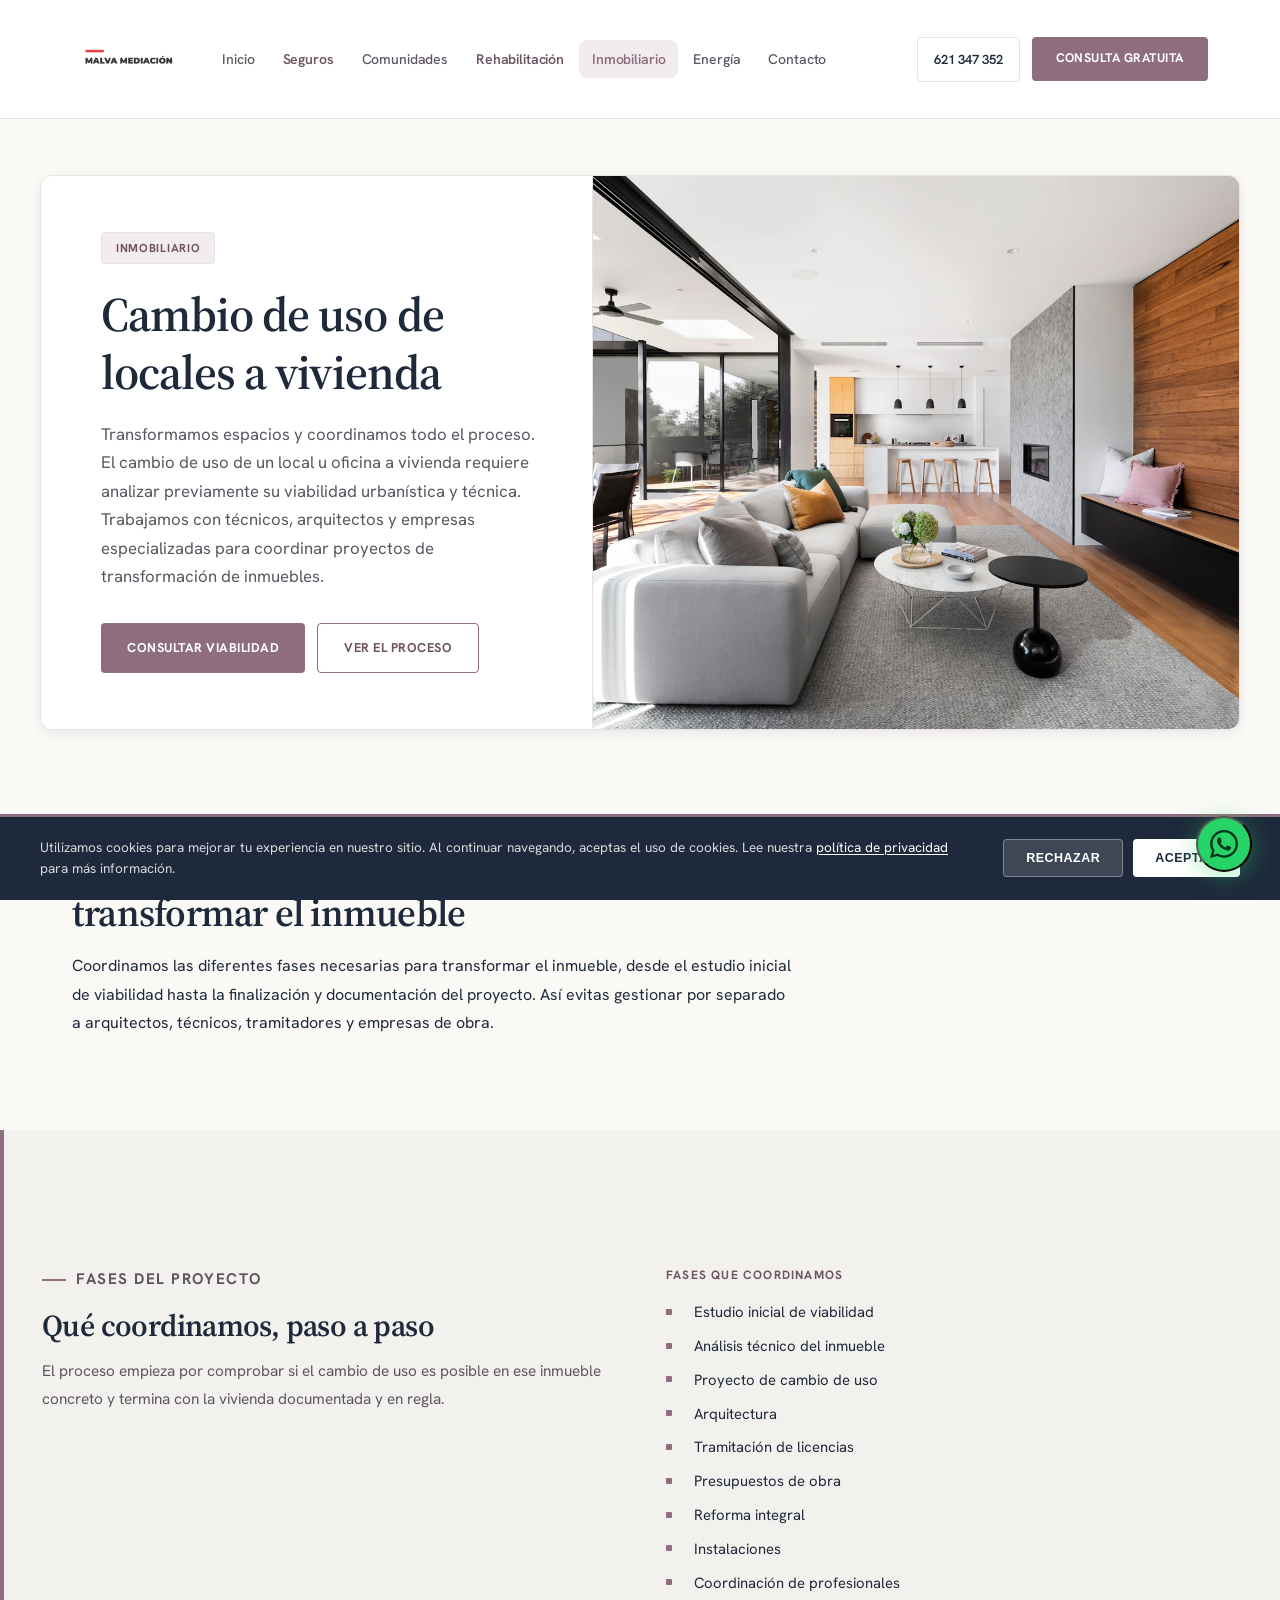
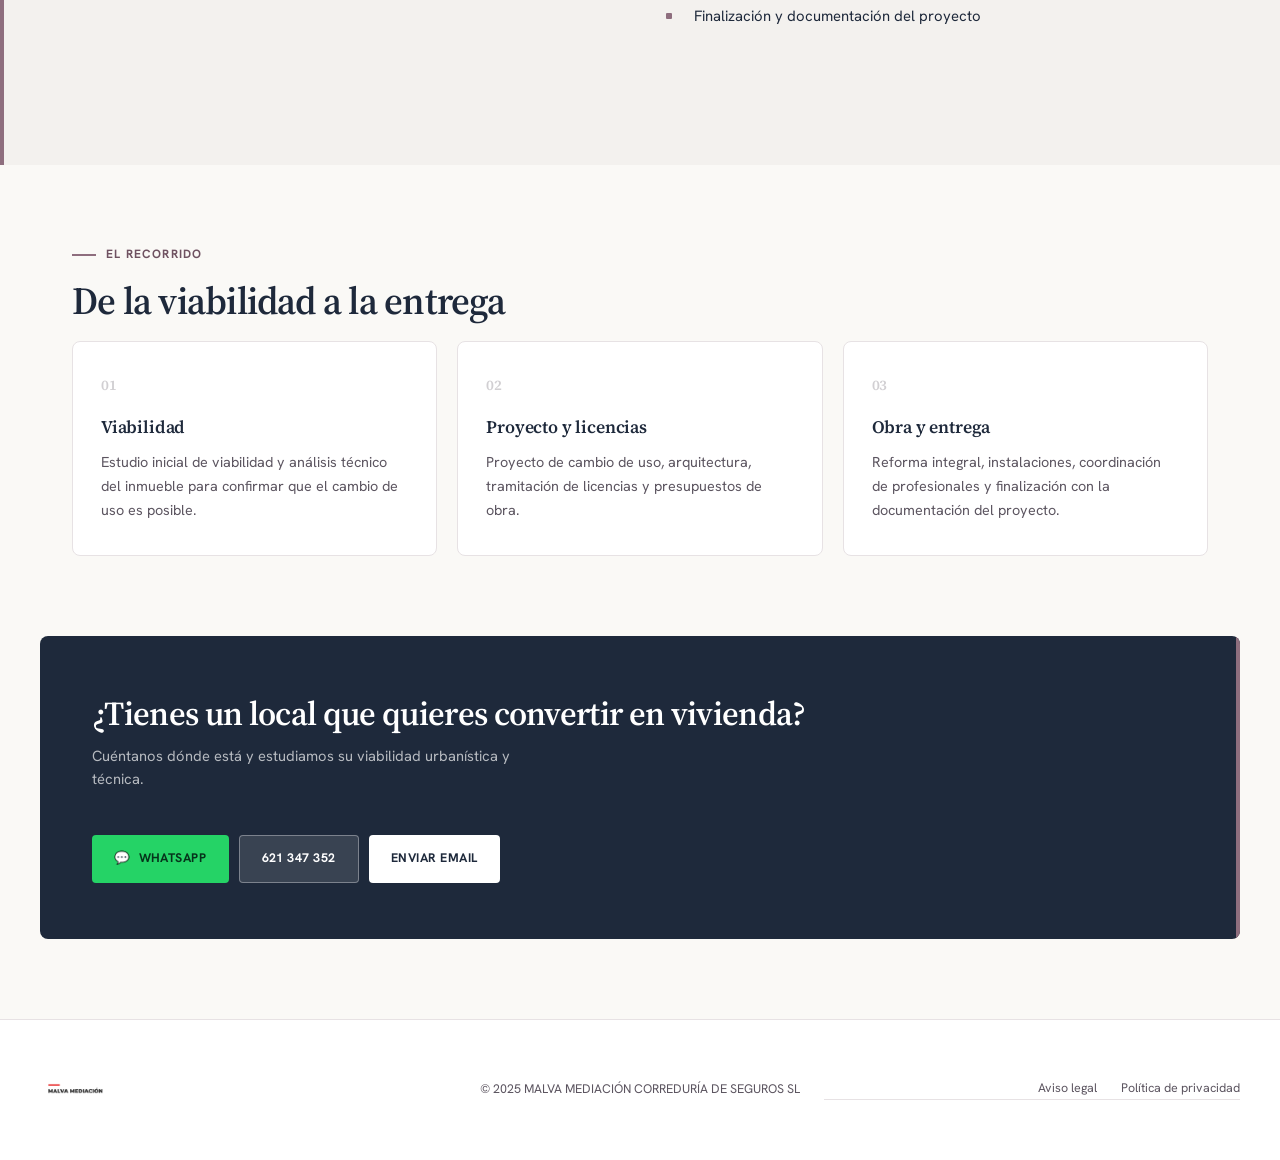
<file: inmobiliario.html>
<!DOCTYPE html>
<html lang="es">
<head>
  <meta charset="UTF-8"/>
  <meta name="viewport" content="width=device-width, initial-scale=1.0"/>
  <title>Cambio de uso de locales a vivienda | Malva Mediación</title>
  <meta name="description" content="Coordinamos el cambio de uso de locales y oficinas a vivienda: viabilidad urbanística y técnica, proyecto, licencias, reforma integral e instalaciones, con un único punto de contacto."/>
  <meta name="keywords" content="cambio de uso local a vivienda, cambio de uso oficina a vivienda, viabilidad urbanística, proyecto de cambio de uso, licencias de obra, reforma integral, arquitectura, transformación de inmuebles"/>
  <meta name="author" content="Malva Mediación Correduría de Seguros"/>
  <meta property="og:type" content="website"/>
  <meta property="og:title" content="Cambio de uso de locales a vivienda | Malva Mediación"/>
  <meta property="og:description" content="Transformamos espacios y coordinamos todo el proceso: viabilidad, proyecto, licencias, obra e instalaciones."/>
  <meta property="og:locale" content="es_ES"/>
  <meta property="og:url" content="https://www.malvamediacion.com/inmobiliario.html"/>
  <link rel="canonical" href="https://www.malvamediacion.com/inmobiliario.html"/>
  <link rel="icon" type="image/png" href="assets/logo_malva.png"/>
  <link rel="preconnect" href="https://fonts.googleapis.com">
  <link rel="preconnect" href="https://fonts.gstatic.com" crossorigin>
  <link href="https://fonts.googleapis.com/css2?family=Source+Serif+4:opsz,wght@8..60,400;8..60,500;8..60,600;8..60,700&family=Hanken+Grotesk:wght@400;500;600;700&display=swap" rel="stylesheet">
  <link rel="stylesheet" href="assets/styles.css"/>
  <script type="application/ld+json">
  {
    "@context": "https://schema.org",
    "@type": "Service",
    "serviceType": "Coordinación de cambio de uso de local a vivienda",
    "provider": {
      "@type": "InsuranceAgency",
      "name": "Malva Mediación Correduría de Seguros",
      "telephone": "+34621347352",
      "email": "f@malvamediacion.com",
      "url": "https://www.malvamediacion.com/"
    },
    "areaServed": "ES"
  }
  </script>
</head>
<body>

<a class="skip-link" href="#main">Saltar al contenido principal</a>

<nav aria-label="Navegación principal">
  <div class="nav-inner">
    <a class="nav-logo" href="index.html"><img src="assets/logo_malva.png" alt="Malva Mediación · Inicio"/></a>
    <button id="navToggle" class="nav-toggle" aria-expanded="false" aria-controls="navLinks" aria-label="Abrir menú de navegación">
      <svg viewBox="0 0 24 24" aria-hidden="true" focusable="false"><line x1="3" y1="6" x2="21" y2="6"/><line x1="3" y1="12" x2="21" y2="12"/><line x1="3" y1="18" x2="21" y2="18"/></svg>
    </button>
    <div class="nav-links" id="navLinks">
      <a href="index.html">Inicio</a>
      <a href="seguros.html" class="priority">Seguros</a>
      <a href="comunidades.html">Comunidades</a>
      <a href="rehabilitacion.html" class="priority">Rehabilitación</a>
      <a href="inmobiliario.html" aria-current="page">Inmobiliario</a>
      <a href="energia.html">Energía</a>
      <a href="contacto.html">Contacto</a>
    </div>
    <div class="nav-cta">
      <a class="btn-ol" href="tel:+34621347352">621 347 352</a>
      <a class="btn-dk" href="contacto.html">Consulta gratuita</a>
    </div>
  </div>
</nav>

<main id="main">

  <header class="hero-wrap">
    <div class="hero">
      <div class="hero-bg" role="presentation" style="background-image:url(assets/inmobiliario-vivienda.jpg)"></div>
      <div class="hero-content">
        <span class="badge">Inmobiliario</span>
        <h1>Cambio de uso de locales a vivienda</h1>
        <p>Transformamos espacios y coordinamos todo el proceso. El cambio de uso de un local u oficina a vivienda requiere analizar previamente su viabilidad urbanística y técnica. Trabajamos con técnicos, arquitectos y empresas especializadas para coordinar proyectos de transformación de inmuebles.</p>
        <div class="hbtns">
          <a class="hbtn-p" href="https://api.whatsapp.com/send?phone=34621347352" target="_blank" rel="noopener">Consultar viabilidad</a>
          <a class="hbtn-s" href="#fases">Ver el proceso</a>
        </div>
      </div>
    </div>
  </header>

  <section class="sec" aria-labelledby="inm-intro-h">
    <p class="sec-lbl">Un solo interlocutor</p>
    <h2 class="sec-ttl" id="inm-intro-h">Un único punto de contacto para transformar el inmueble</h2>
    <p class="sec-intro">Coordinamos las diferentes fases necesarias para transformar el inmueble, desde el estudio inicial de viabilidad hasta la finalización y documentación del proyecto. Así evitas gestionar por separado a arquitectos, técnicos, tramitadores y empresas de obra.</p>
  </section>

  <!-- ===== FASES DEL PROYECTO ===== -->
  <section class="sec priority-band" id="fases" aria-labelledby="inm-fases-h" style="scroll-margin-top:130px;">
    <div class="inner">
      <div class="detail">
        <div class="detail-body">
          <p class="sec-lbl">Fases del proyecto</p>
          <h3 id="inm-fases-h">Qué coordinamos, paso a paso</h3>
          <p>El proceso empieza por comprobar si el cambio de uso es posible en ese inmueble concreto y termina con la vivienda documentada y en regla.</p>
        </div>
        <div>
          <p class="detail-list-title">Fases que coordinamos</p>
          <ul class="detail-list">
            <li>Estudio inicial de viabilidad</li>
            <li>Análisis técnico del inmueble</li>
            <li>Proyecto de cambio de uso</li>
            <li>Arquitectura</li>
            <li>Tramitación de licencias</li>
            <li>Presupuestos de obra</li>
            <li>Reforma integral</li>
            <li>Instalaciones</li>
            <li>Coordinación de profesionales</li>
            <li>Finalización y documentación del proyecto</li>
          </ul>
        </div>
      </div>
    </div>
  </section>

  <!-- ===== CÓMO TRABAJAMOS ===== -->
  <section class="sec" aria-labelledby="inm-proc-h">
    <p class="sec-lbl">El recorrido</p>
    <h2 class="sec-ttl" id="inm-proc-h">De la viabilidad a la entrega</h2>
    <ol class="steps">
      <li class="step">
        <p class="step-n" aria-hidden="true">01</p>
        <h3>Viabilidad</h3>
        <p>Estudio inicial de viabilidad y análisis técnico del inmueble para confirmar que el cambio de uso es posible.</p>
      </li>
      <li class="step">
        <p class="step-n" aria-hidden="true">02</p>
        <h3>Proyecto y licencias</h3>
        <p>Proyecto de cambio de uso, arquitectura, tramitación de licencias y presupuestos de obra.</p>
      </li>
      <li class="step">
        <p class="step-n" aria-hidden="true">03</p>
        <h3>Obra y entrega</h3>
        <p>Reforma integral, instalaciones, coordinación de profesionales y finalización con la documentación del proyecto.</p>
      </li>
    </ol>
  </section>

  <div class="cta-wrap">
    <section class="cta-banner" aria-labelledby="inm-cta-h">
      <div class="cta-t">
        <h2 id="inm-cta-h">¿Tienes un local que quieres convertir en vivienda?</h2>
        <p>Cuéntanos dónde está y estudiamos su viabilidad urbanística y técnica.</p>
      </div>
      <div class="cta-btns">
        <a class="bwa" href="https://api.whatsapp.com/send?phone=34621347352" target="_blank" rel="noopener"><span aria-hidden="true">💬</span> WhatsApp</a>
        <a class="bph" href="tel:+34621347352">621 347 352</a>
        <a class="bem" href="mailto:f@malvamediacion.com?subject=Información%20sobre%20cambio%20de%20uso%20a%20vivienda">Enviar email</a>
      </div>
    </section>
  </div>

</main>

<footer>
  <div class="ft-inner">
    <div class="ft-logo"><img src="assets/logo_malva.png" alt="Malva Mediación"/></div>
    <p class="ft-copy">© 2025 MALVA MEDIACIÓN CORREDURÍA DE SEGUROS SL</p>
    <nav class="ft-links" aria-label="Enlaces legales">
      <a href="privacidad.html">Aviso legal</a>
      <a href="privacidad.html">Política de privacidad</a>
    </nav>
  </div>
</footer>

<div id="chatWidget" class="chat-widget" role="dialog" aria-label="Chat de WhatsApp con Malva Mediación" hidden>
  <div class="chat-header">
    <div class="chat-header-icon" aria-hidden="true">
      <svg viewBox="0 0 24 24"><path d="M17.472 14.382c-.297-.149-1.758-.867-2.03-.967-.273-.099-.471-.148-.67.15-.197.297-.767.966-.94 1.164-.173.199-.347.223-.644.075-.297-.15-1.255-.463-2.39-1.475-.883-.788-1.48-1.761-1.653-2.059-.173-.297-.018-.458.13-.606.134-.133.298-.347.446-.52.149-.174.198-.298.298-.497.099-.198.05-.371-.025-.52-.075-.149-.669-1.612-.916-2.207-.242-.579-.487-.5-.669-.51-.173-.008-.371-.01-.57-.01-.198 0-.52.074-.792.372-.272.297-1.04 1.016-1.04 2.479 0 1.462 1.065 2.875 1.213 3.074.149.198 2.096 3.2 5.077 4.487.709.306 1.262.489 1.694.625.712.227 1.36.195 1.871.118.571-.085 1.758-.719 2.006-1.413.248-.694.248-1.289.173-1.413-.074-.124-.272-.198-.57-.347m-5.421 7.403h-.004a9.87 9.87 0 0 1-5.031-1.378l-.361-.214-3.741.982.998-3.648-.235-.374a9.86 9.86 0 0 1-1.51-5.26c.001-5.45 4.436-9.884 9.888-9.884 2.64 0 5.122 1.03 6.988 2.898a9.825 9.825 0 0 1 2.893 6.994c-.003 5.45-4.437 9.884-9.885 9.884m8.413-18.297A11.815 11.815 0 0 0 12.05 0C5.495 0 .16 5.335.157 11.892c0 2.096.547 4.142 1.588 5.945L.057 24l6.305-1.654a11.882 11.882 0 0 0 5.683 1.448h.005c6.554 0 11.89-5.335 11.893-11.893a11.821 11.821 0 0 0-3.48-8.413z"/></svg>
    </div>
    <div class="chat-header-content">
      <h2>¡Hola! 👋</h2>
      <p>¿En qué podemos ayudarte?</p>
    </div>
    <button id="chatClose" class="chat-close" aria-label="Cerrar chat">✕</button>
  </div>
  <div class="chat-body">
    <div class="chat-msg">
      <div class="chat-msg-avatar" aria-hidden="true">M</div>
      <p class="chat-msg-text">Somos Malva Mediación. Estamos disponibles en WhatsApp para resolver tus dudas sobre el cambio de uso de locales a vivienda.</p>
    </div>
  </div>
  <div class="chat-footer">
    <div class="chat-options">
      <a href="https://api.whatsapp.com/send?phone=34621347352&text=Hola%20Malva%20Mediación%2C%20quiero%20saber%20si%20mi%20local%20puede%20ser%20vivienda" target="_blank" rel="noopener" class="chat-btn">
        <svg viewBox="0 0 24 24" aria-hidden="true" focusable="false"><path d="M9 11l3 3L22 4"/><path d="M21 12v7a2 2 0 0 1-2 2H5a2 2 0 0 1-2-2V5a2 2 0 0 1 2-2h11"/></svg>
        <span>Consultar viabilidad</span>
      </a>
      <a href="https://api.whatsapp.com/send?phone=34621347352&text=Hola%20Malva%20Mediación%2C%20tengo%20una%20consulta%20sobre%20licencias%20y%20proyecto" target="_blank" rel="noopener" class="chat-btn">
        <svg viewBox="0 0 24 24" aria-hidden="true" focusable="false"><path d="M14 2H6a2 2 0 0 0-2 2v16a2 2 0 0 0 2 2h12a2 2 0 0 0 2-2V8z"/><path d="M14 2v6h6"/></svg>
        <span>Licencias y proyecto</span>
      </a>
      <a href="https://api.whatsapp.com/send?phone=34621347352&text=Hola%20Malva%20Mediación%2C%20tengo%20una%20consulta%20sobre%20la%20reforma%20integral" target="_blank" rel="noopener" class="chat-btn">
        <svg viewBox="0 0 24 24" aria-hidden="true" focusable="false"><path d="M14 6l-8.5 8.5a2.12 2.12 0 0 0 3 3L17 9"/><path d="M12 8l4-4 4 4-4 4"/></svg>
        <span>Reforma integral</span>
      </a>
      <a href="https://api.whatsapp.com/send?phone=34621347352" target="_blank" rel="noopener" class="chat-btn">
        <svg viewBox="0 0 24 24" aria-hidden="true" focusable="false"><path d="M21 15a2 2 0 0 1-2 2H7l-4 4V5a2 2 0 0 1 2-2h14a2 2 0 0 1 2 2z"/></svg>
        <span>Consulta general</span>
      </a>
    </div>
  </div>
</div>

<button id="chatToggle" class="wa-float" aria-expanded="false" aria-controls="chatWidget" aria-label="Abrir chat de WhatsApp">
  <svg viewBox="0 0 24 24" aria-hidden="true" focusable="false"><path d="M17.472 14.382c-.297-.149-1.758-.867-2.03-.967-.273-.099-.471-.148-.67.15-.197.297-.767.966-.94 1.164-.173.199-.347.223-.644.075-.297-.15-1.255-.463-2.39-1.475-.883-.788-1.48-1.761-1.653-2.059-.173-.297-.018-.458.13-.606.134-.133.298-.347.446-.52.149-.174.198-.298.298-.497.099-.198.05-.371-.025-.52-.075-.149-.669-1.612-.916-2.207-.242-.579-.487-.5-.669-.51-.173-.008-.371-.01-.57-.01-.198 0-.52.074-.792.372-.272.297-1.04 1.016-1.04 2.479 0 1.462 1.065 2.875 1.213 3.074.149.198 2.096 3.2 5.077 4.487.709.306 1.262.489 1.694.625.712.227 1.36.195 1.871.118.571-.085 1.758-.719 2.006-1.413.248-.694.248-1.289.173-1.413-.074-.124-.272-.198-.57-.347m-5.421 7.403h-.004a9.87 9.87 0 0 1-5.031-1.378l-.361-.214-3.741.982.998-3.648-.235-.374a9.86 9.86 0 0 1-1.51-5.26c.001-5.45 4.436-9.884 9.888-9.884 2.64 0 5.122 1.03 6.988 2.898a9.825 9.825 0 0 1 2.893 6.994c-.003 5.45-4.437 9.884-9.885 9.884m8.413-18.297A11.815 11.815 0 0 0 12.05 0C5.495 0 .16 5.335.157 11.892c0 2.096.547 4.142 1.588 5.945L.057 24l6.305-1.654a11.882 11.882 0 0 0 5.683 1.448h.005c6.554 0 11.89-5.335 11.893-11.893a11.821 11.821 0 0 0-3.48-8.413z"/></svg>
</button>

<div id="cookieBanner" class="cookie-banner" role="region" aria-label="Aviso de cookies" hidden>
  <div class="cookie-inner">
    <div class="cookie-text">
      <p>Utilizamos cookies para mejorar tu experiencia en nuestro sitio. Al continuar navegando, aceptas el uso de cookies. Lee nuestra <a href="privacidad.html">política de privacidad</a> para más información.</p>
    </div>
    <div class="cookie-actions">
      <button id="cookieReject" class="cookie-btn cookie-reject">Rechazar</button>
      <button id="cookieAccept" class="cookie-btn cookie-accept">Aceptar</button>
    </div>
  </div>
</div>

<script src="assets/site.js"></script>
<script src="assets/cookies.js"></script>

</body>
</html>
</file>
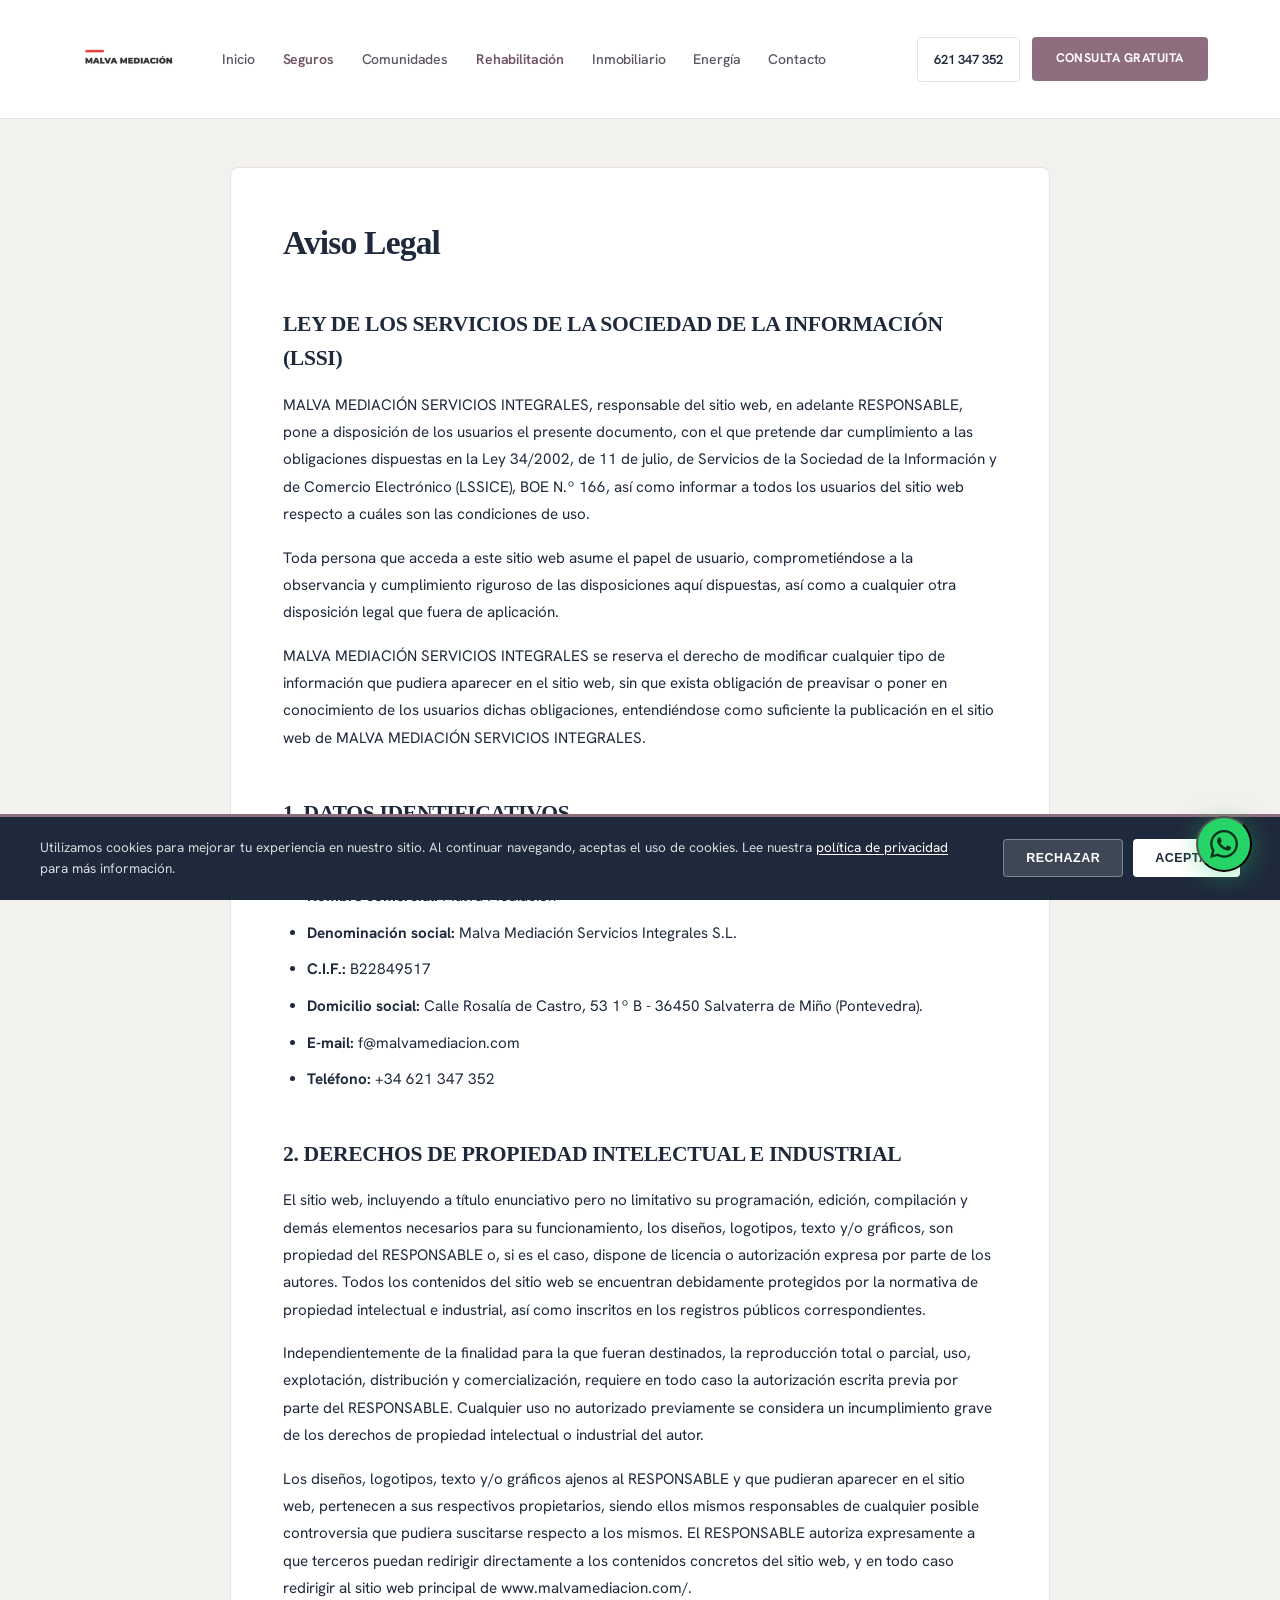
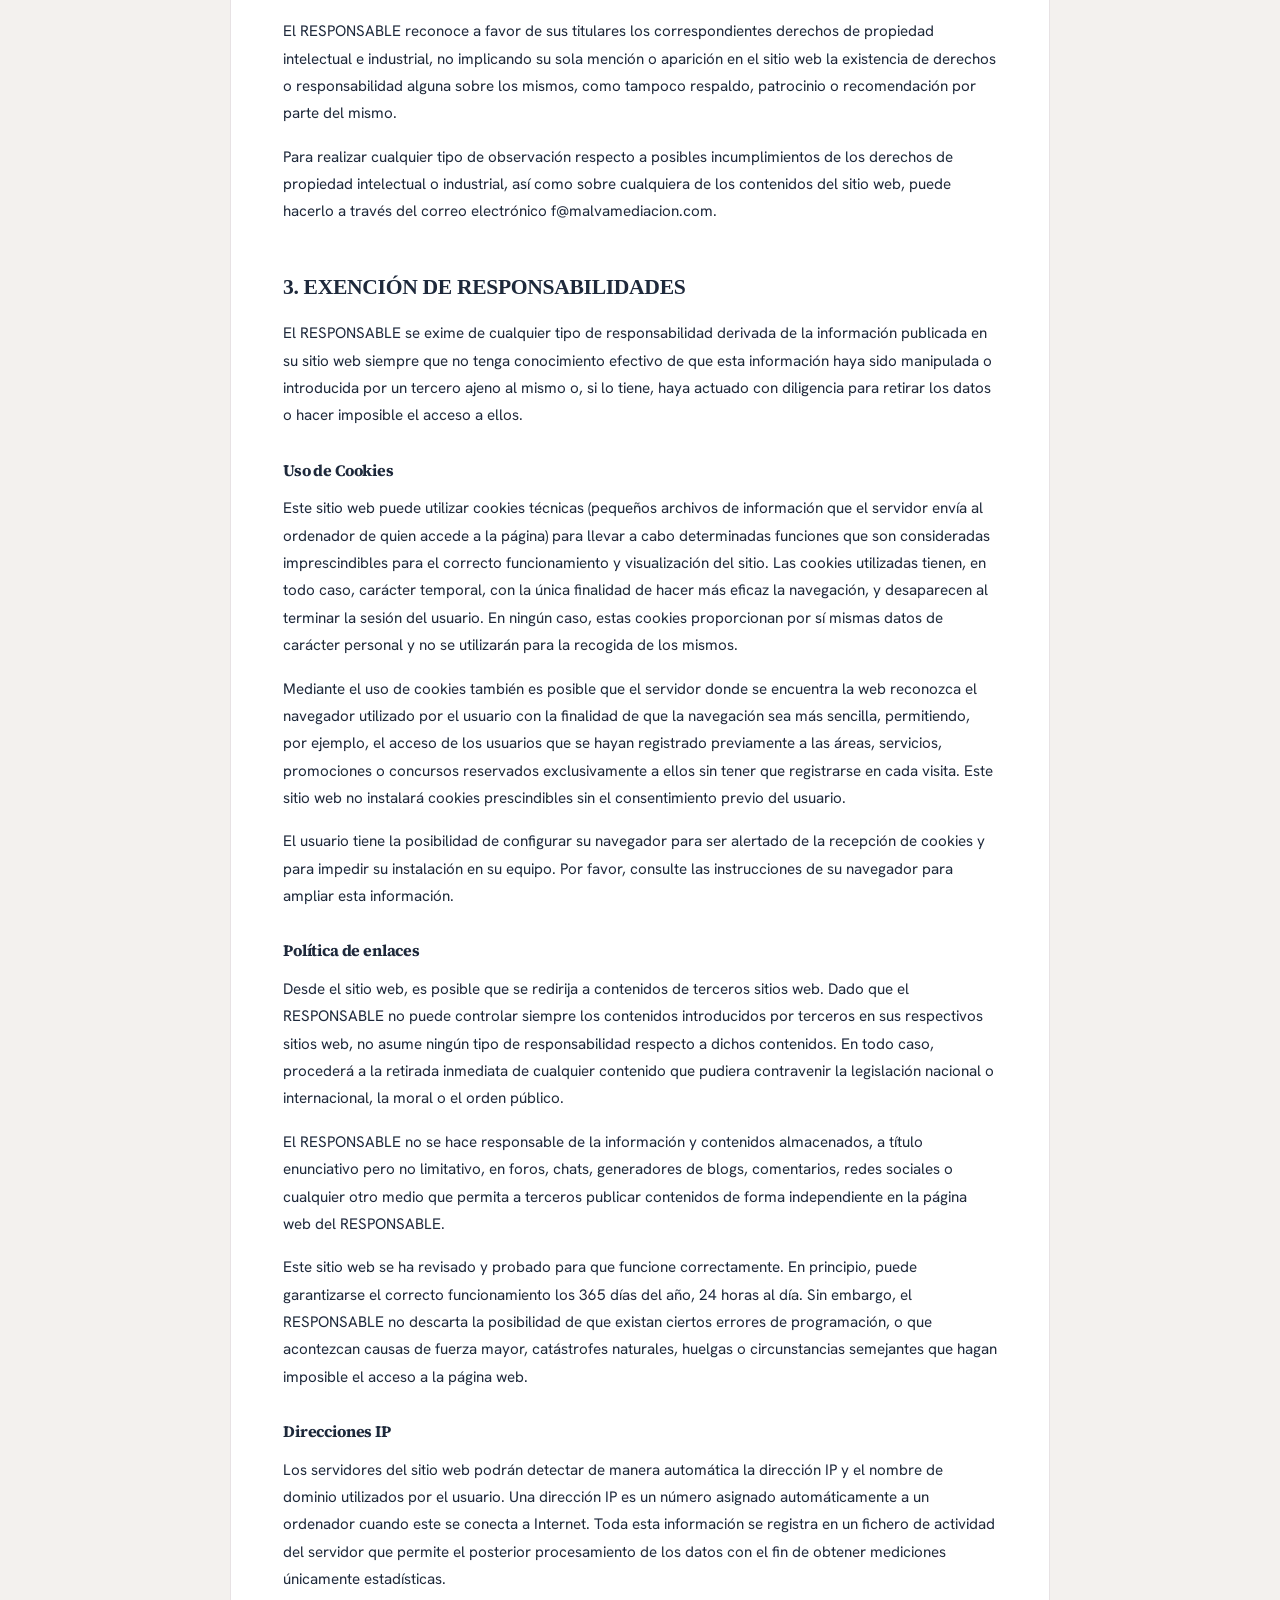
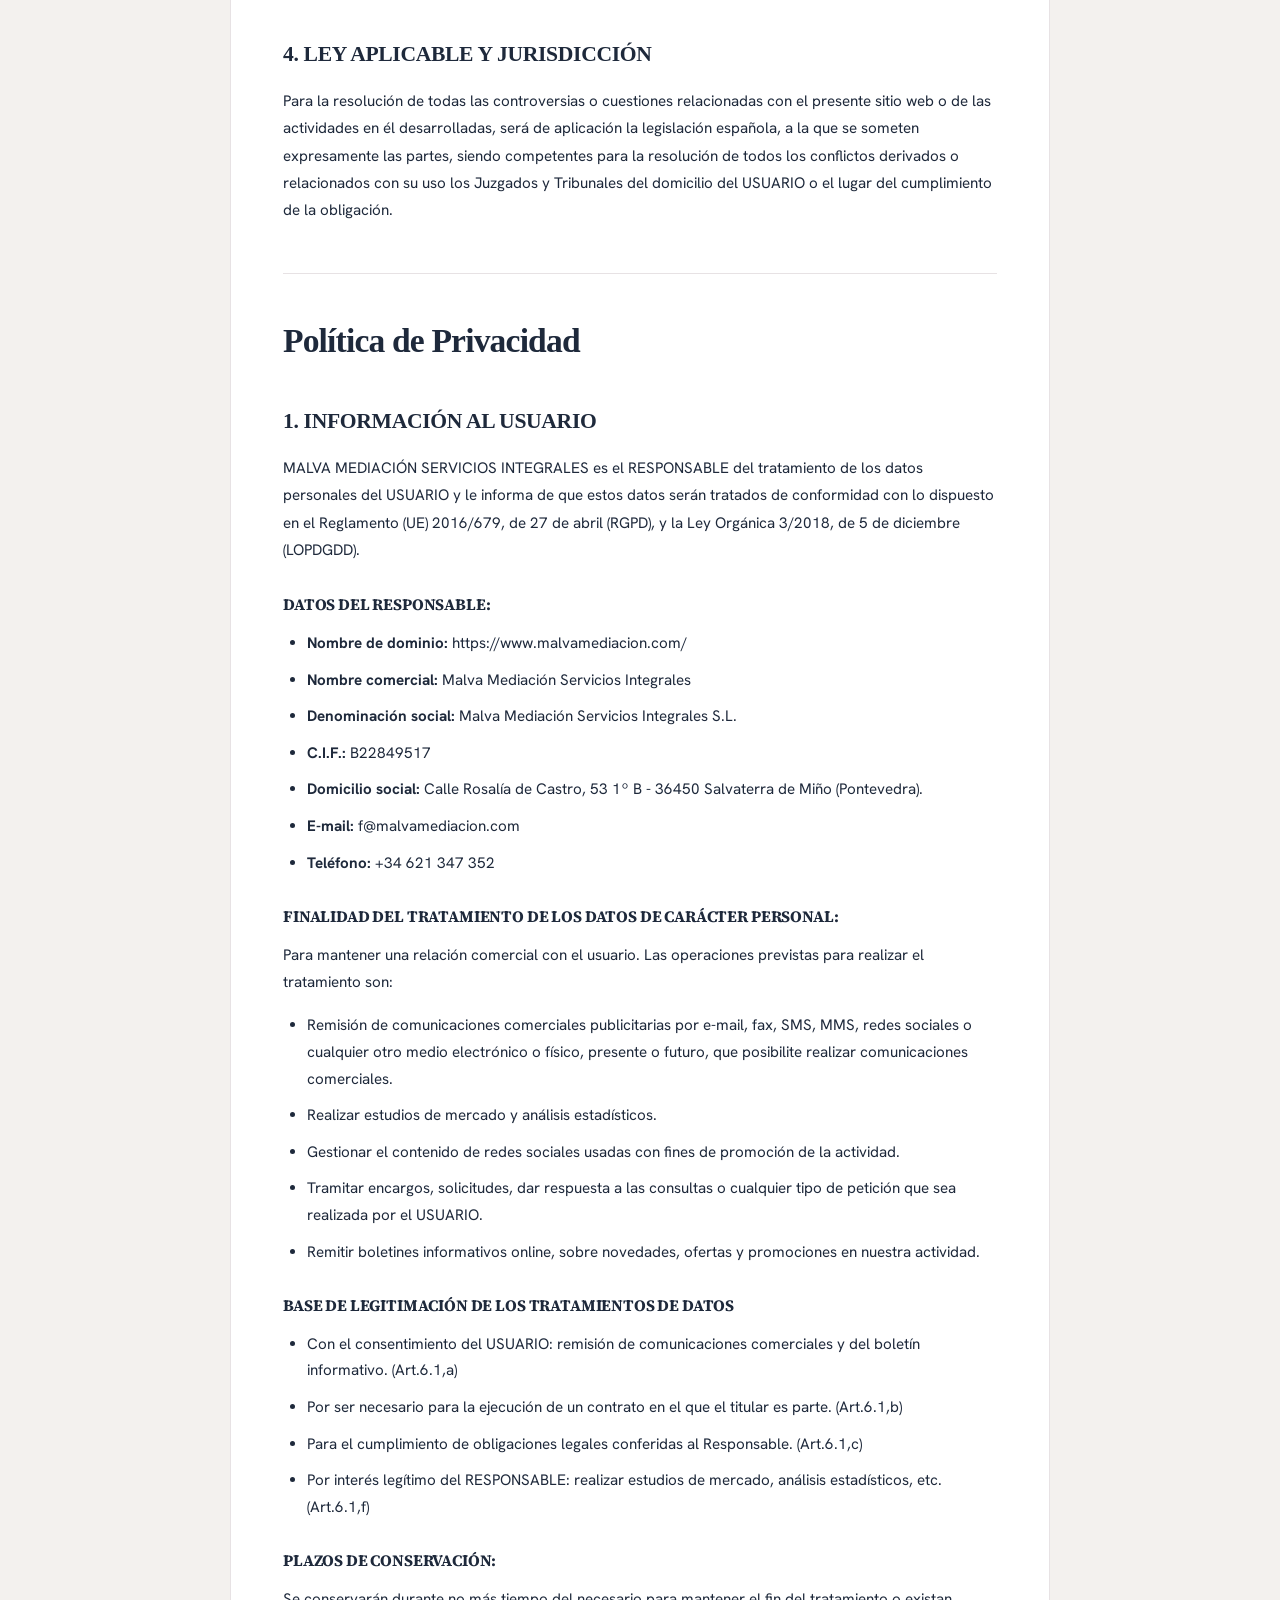
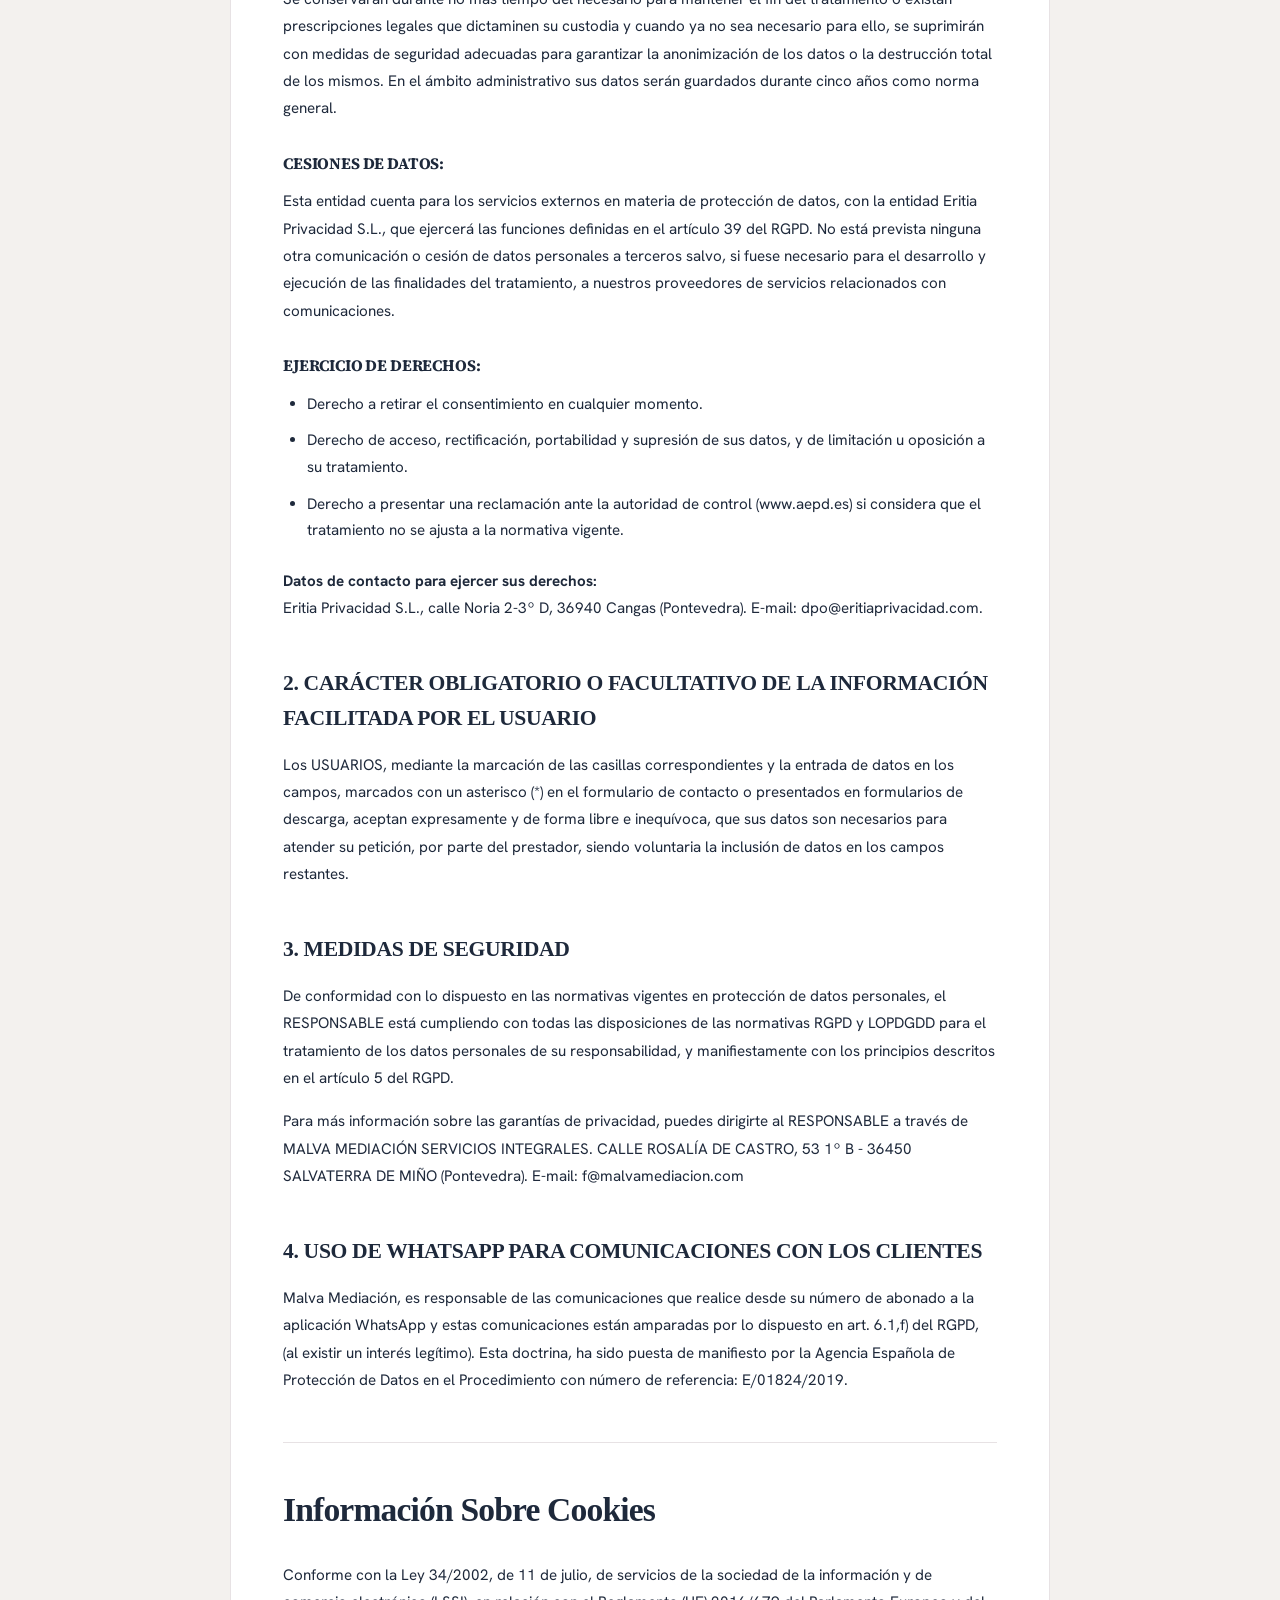
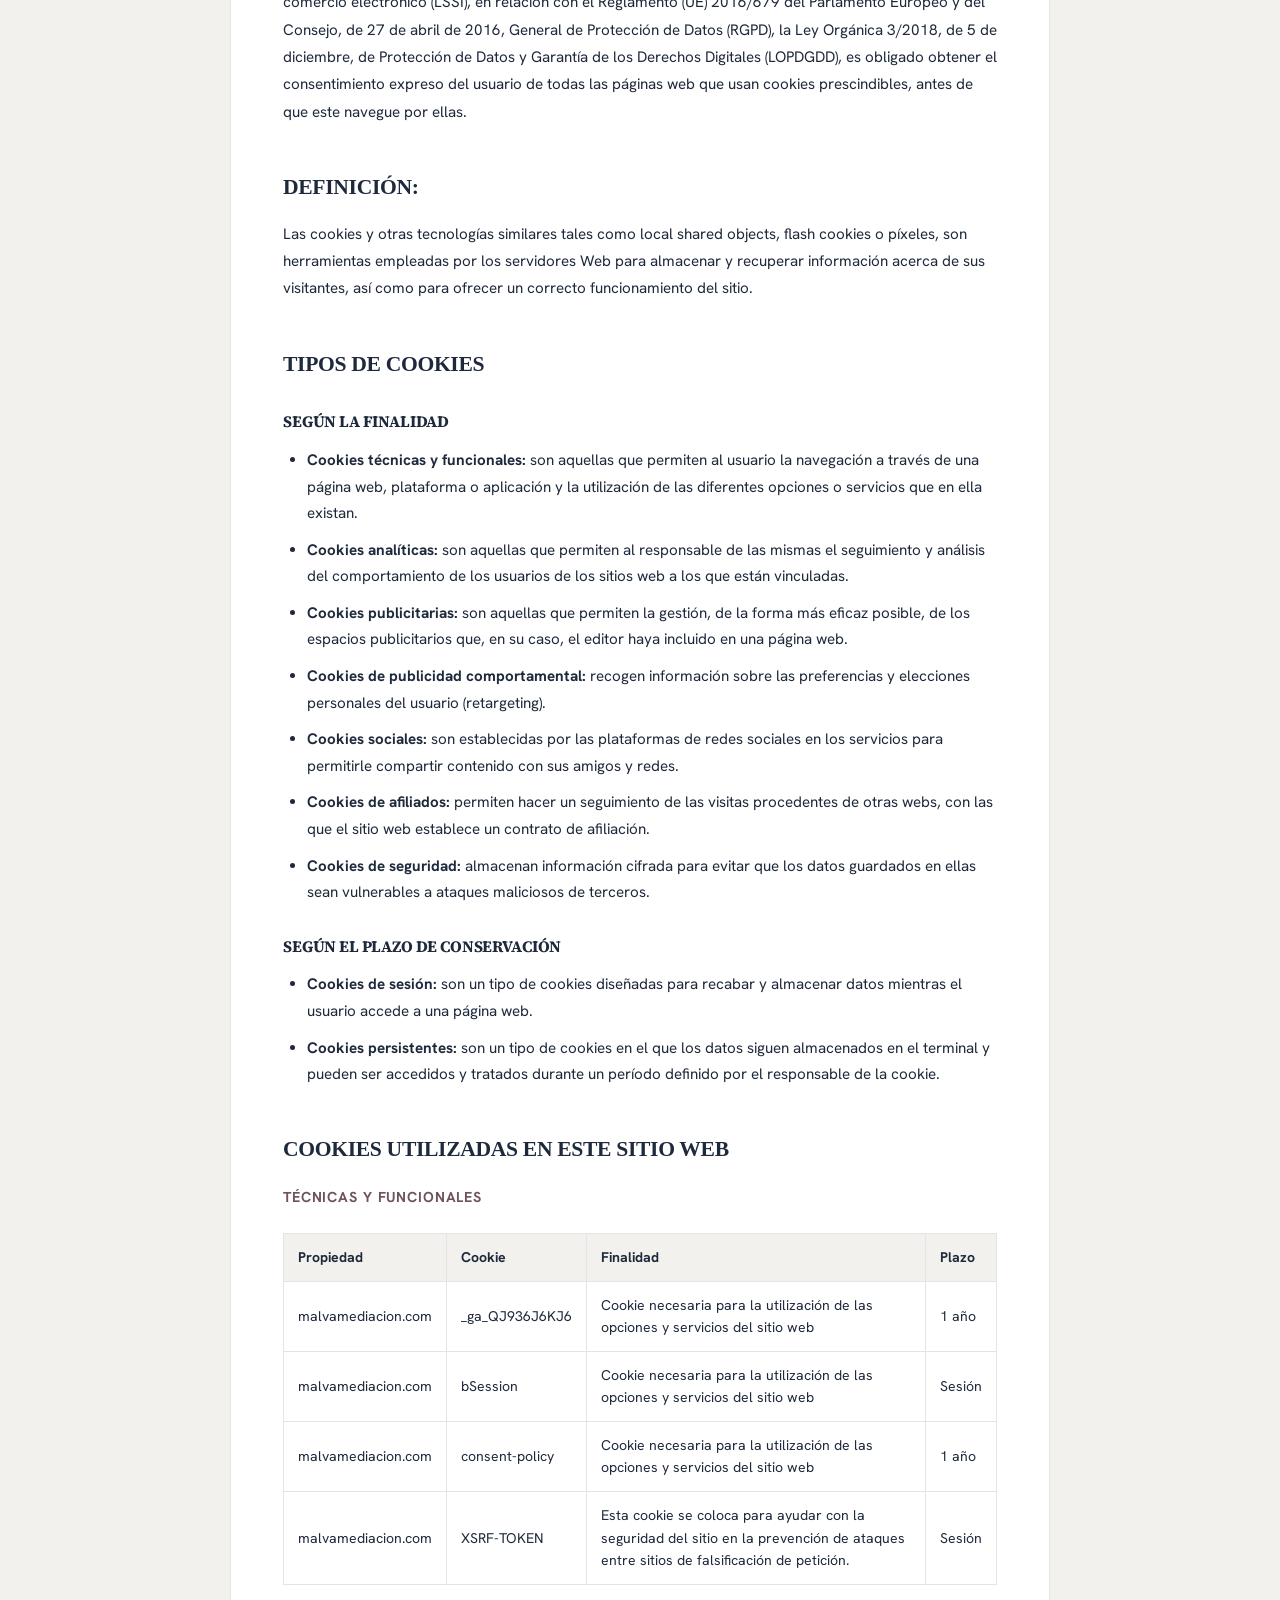
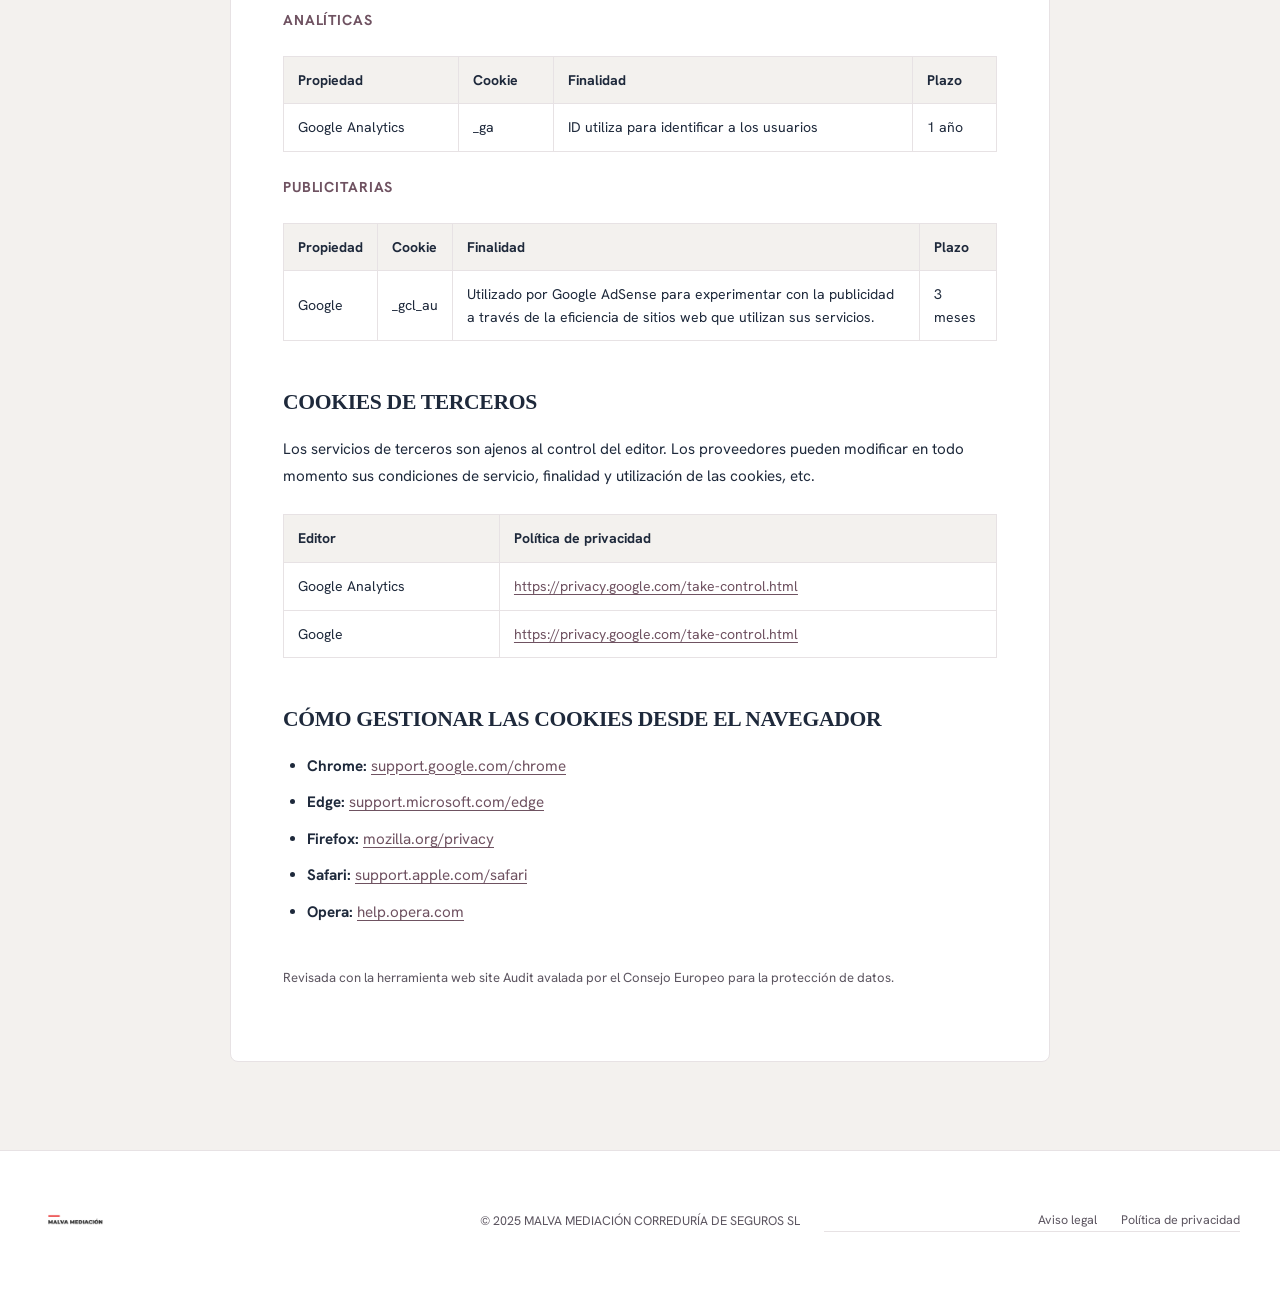
<file: privacidad.html>
<!DOCTYPE html>
<html lang="es">
<head>
  <meta charset="UTF-8"/>
  <meta name="viewport" content="width=device-width, initial-scale=1.0"/>
  <title>Aviso Legal y Política de Privacidad | Malva Mediación</title>
  <meta name="description" content="Aviso legal y política de privacidad de Malva Mediación. Información sobre el tratamiento de datos personales y cookies."/>
  <link rel="canonical" href="https://www.malvamediacion.com/privacidad.html"/>
  <meta name="robots" content="noindex, follow"/>
  <link rel="icon" type="image/png" href="assets/logo_malva.png"/>
  <link rel="preconnect" href="https://fonts.googleapis.com">
  <link rel="preconnect" href="https://fonts.gstatic.com" crossorigin>
  <link href="https://fonts.googleapis.com/css2?family=Source+Serif+4:opsz,wght@8..60,400;8..60,500;8..60,600;8..60,700&family=Hanken+Grotesk:wght@400;500;600;700&display=swap" rel="stylesheet">
  <link rel="stylesheet" href="assets/styles.css"/>
  <style>
    /* Estilos específicos de la página legal */
    .legal-wrap { background: var(--gray); padding: 48px 32px 88px; }
    .legal-inner { max-width: 820px; margin: 0 auto; background: #fff; border-radius: var(--rad); padding: 56px 52px; border: 1px solid var(--border); }
    .legal-inner h1 { font-family: 'Playfair Display', Georgia, serif; font-size: 2.1rem; font-weight: 600; color: var(--dark); margin-bottom: 32px; letter-spacing: -.025em; line-height: 1.15; }
    .legal-inner h2 { font-family: 'Playfair Display', Georgia, serif; font-size: 1.35rem; font-weight: 600; color: var(--dark); margin-top: 44px; margin-bottom: 16px; letter-spacing: -.015em; }
    .legal-inner h3 { font-size: 1rem; font-weight: 700; color: var(--dark); margin-top: 28px; margin-bottom: 12px; letter-spacing: -.01em; }
    .legal-inner h4 { font-size: .9rem; font-weight: 700; color: var(--accent-dark); margin-top: 20px; margin-bottom: 10px; text-transform: uppercase; letter-spacing: .06em; }
    .legal-inner p { font-size: .95rem; color: var(--text); margin-bottom: 16px; line-height: 1.8; }
    .legal-inner li { font-size: .95rem; color: var(--text); margin-bottom: 10px; margin-left: 24px; line-height: 1.75; }
    .legal-inner ul { margin-bottom: 24px; }
    .legal-inner .table-scroll { overflow-x: auto; margin: 24px 0; }
    .legal-inner table { width: 100%; border-collapse: collapse; min-width: 480px; }
    .legal-inner th, .legal-inner td { border: 1px solid var(--border); padding: 12px 14px; text-align: left; font-size: .88rem; }
    .legal-inner th { background: var(--gray); font-weight: 700; color: var(--dark); }
    .legal-inner hr { margin: 48px 0; border: none; border-top: 1px solid var(--border); }
    .legal-inner a { color: var(--accent-dark); text-decoration: underline; text-underline-offset: 3px; }
    @media (max-width: 1000px) { .legal-wrap { padding: 32px 24px 64px; } }
    @media (max-width: 720px) {
      .legal-wrap { padding: 24px 16px 56px; }
      .legal-inner { padding: 32px 22px; }
      .legal-inner h1 { font-size: 1.6rem; margin-bottom: 24px; }
      .legal-inner h2 { font-size: 1.1rem; margin-top: 36px; }
    }
  </style>
</head>
<body>

<a class="skip-link" href="#main">Saltar al contenido principal</a>

<nav aria-label="Navegación principal">
  <div class="nav-inner">
    <a class="nav-logo" href="index.html"><img src="assets/logo_malva.png" alt="Malva Mediación · Inicio"/></a>
    <button id="navToggle" class="nav-toggle" aria-expanded="false" aria-controls="navLinks" aria-label="Abrir menú de navegación">
      <svg viewBox="0 0 24 24" aria-hidden="true" focusable="false"><line x1="3" y1="6" x2="21" y2="6"/><line x1="3" y1="12" x2="21" y2="12"/><line x1="3" y1="18" x2="21" y2="18"/></svg>
    </button>
    <div class="nav-links" id="navLinks">
      <a href="index.html">Inicio</a>
      <a href="seguros.html" class="priority">Seguros</a>
      <a href="comunidades.html">Comunidades</a>
      <a href="rehabilitacion.html" class="priority">Rehabilitación</a>
      <a href="inmobiliario.html">Inmobiliario</a>
      <a href="energia.html">Energía</a>
      <a href="contacto.html">Contacto</a>
    </div>
    <div class="nav-cta">
      <a class="btn-ol" href="tel:+34621347352">621 347 352</a>
      <a class="btn-dk" href="contacto.html">Consulta gratuita</a>
    </div>
  </div>
</nav>

<main id="main" class="legal-wrap">
  <article class="legal-inner">
    <h1>Aviso Legal</h1>

    <h2>LEY DE LOS SERVICIOS DE LA SOCIEDAD DE LA INFORMACIÓN (LSSI)</h2>

    <p>MALVA MEDIACIÓN SERVICIOS INTEGRALES, responsable del sitio web, en adelante RESPONSABLE, pone a disposición de los usuarios el presente documento, con el que pretende dar cumplimiento a las obligaciones dispuestas en la Ley 34/2002, de 11 de julio, de Servicios de la Sociedad de la Información y de Comercio Electrónico (LSSICE), BOE N.º 166, así como informar a todos los usuarios del sitio web respecto a cuáles son las condiciones de uso.</p>

    <p>Toda persona que acceda a este sitio web asume el papel de usuario, comprometiéndose a la observancia y cumplimiento riguroso de las disposiciones aquí dispuestas, así como a cualquier otra disposición legal que fuera de aplicación.</p>

    <p>MALVA MEDIACIÓN SERVICIOS INTEGRALES se reserva el derecho de modificar cualquier tipo de información que pudiera aparecer en el sitio web, sin que exista obligación de preavisar o poner en conocimiento de los usuarios dichas obligaciones, entendiéndose como suficiente la publicación en el sitio web de MALVA MEDIACIÓN SERVICIOS INTEGRALES.</p>

    <h2>1. DATOS IDENTIFICATIVOS</h2>

    <ul>
      <li><strong>Nombre de dominio:</strong> https://www.malvamediacion.com/</li>
      <li><strong>Nombre comercial:</strong> Malva Mediación</li>
      <li><strong>Denominación social:</strong> Malva Mediación Servicios Integrales S.L.</li>
      <li><strong>C.I.F.:</strong> B22849517</li>
      <li><strong>Domicilio social:</strong> Calle Rosalía de Castro, 53 1º B - 36450 Salvaterra de Miño (Pontevedra).</li>
      <li><strong>E-mail:</strong> f@malvamediacion.com</li>
      <li><strong>Teléfono:</strong> +34 621 347 352</li>
    </ul>

    <h2>2. DERECHOS DE PROPIEDAD INTELECTUAL E INDUSTRIAL</h2>

    <p>El sitio web, incluyendo a título enunciativo pero no limitativo su programación, edición, compilación y demás elementos necesarios para su funcionamiento, los diseños, logotipos, texto y/o gráficos, son propiedad del RESPONSABLE o, si es el caso, dispone de licencia o autorización expresa por parte de los autores. Todos los contenidos del sitio web se encuentran debidamente protegidos por la normativa de propiedad intelectual e industrial, así como inscritos en los registros públicos correspondientes.</p>

    <p>Independientemente de la finalidad para la que fueran destinados, la reproducción total o parcial, uso, explotación, distribución y comercialización, requiere en todo caso la autorización escrita previa por parte del RESPONSABLE. Cualquier uso no autorizado previamente se considera un incumplimiento grave de los derechos de propiedad intelectual o industrial del autor.</p>

    <p>Los diseños, logotipos, texto y/o gráficos ajenos al RESPONSABLE y que pudieran aparecer en el sitio web, pertenecen a sus respectivos propietarios, siendo ellos mismos responsables de cualquier posible controversia que pudiera suscitarse respecto a los mismos. El RESPONSABLE autoriza expresamente a que terceros puedan redirigir directamente a los contenidos concretos del sitio web, y en todo caso redirigir al sitio web principal de www.malvamediacion.com/.</p>

    <p>El RESPONSABLE reconoce a favor de sus titulares los correspondientes derechos de propiedad intelectual e industrial, no implicando su sola mención o aparición en el sitio web la existencia de derechos o responsabilidad alguna sobre los mismos, como tampoco respaldo, patrocinio o recomendación por parte del mismo.</p>

    <p>Para realizar cualquier tipo de observación respecto a posibles incumplimientos de los derechos de propiedad intelectual o industrial, así como sobre cualquiera de los contenidos del sitio web, puede hacerlo a través del correo electrónico f@malvamediacion.com.</p>

    <h2>3. EXENCIÓN DE RESPONSABILIDADES</h2>

    <p>El RESPONSABLE se exime de cualquier tipo de responsabilidad derivada de la información publicada en su sitio web siempre que no tenga conocimiento efectivo de que esta información haya sido manipulada o introducida por un tercero ajeno al mismo o, si lo tiene, haya actuado con diligencia para retirar los datos o hacer imposible el acceso a ellos.</p>

    <h3>Uso de Cookies</h3>

    <p>Este sitio web puede utilizar cookies técnicas (pequeños archivos de información que el servidor envía al ordenador de quien accede a la página) para llevar a cabo determinadas funciones que son consideradas imprescindibles para el correcto funcionamiento y visualización del sitio. Las cookies utilizadas tienen, en todo caso, carácter temporal, con la única finalidad de hacer más eficaz la navegación, y desaparecen al terminar la sesión del usuario. En ningún caso, estas cookies proporcionan por sí mismas datos de carácter personal y no se utilizarán para la recogida de los mismos.</p>

    <p>Mediante el uso de cookies también es posible que el servidor donde se encuentra la web reconozca el navegador utilizado por el usuario con la finalidad de que la navegación sea más sencilla, permitiendo, por ejemplo, el acceso de los usuarios que se hayan registrado previamente a las áreas, servicios, promociones o concursos reservados exclusivamente a ellos sin tener que registrarse en cada visita. Este sitio web no instalará cookies prescindibles sin el consentimiento previo del usuario.</p>

    <p>El usuario tiene la posibilidad de configurar su navegador para ser alertado de la recepción de cookies y para impedir su instalación en su equipo. Por favor, consulte las instrucciones de su navegador para ampliar esta información.</p>

    <h3>Política de enlaces</h3>

    <p>Desde el sitio web, es posible que se redirija a contenidos de terceros sitios web. Dado que el RESPONSABLE no puede controlar siempre los contenidos introducidos por terceros en sus respectivos sitios web, no asume ningún tipo de responsabilidad respecto a dichos contenidos. En todo caso, procederá a la retirada inmediata de cualquier contenido que pudiera contravenir la legislación nacional o internacional, la moral o el orden público.</p>

    <p>El RESPONSABLE no se hace responsable de la información y contenidos almacenados, a título enunciativo pero no limitativo, en foros, chats, generadores de blogs, comentarios, redes sociales o cualquier otro medio que permita a terceros publicar contenidos de forma independiente en la página web del RESPONSABLE.</p>

    <p>Este sitio web se ha revisado y probado para que funcione correctamente. En principio, puede garantizarse el correcto funcionamiento los 365 días del año, 24 horas al día. Sin embargo, el RESPONSABLE no descarta la posibilidad de que existan ciertos errores de programación, o que acontezcan causas de fuerza mayor, catástrofes naturales, huelgas o circunstancias semejantes que hagan imposible el acceso a la página web.</p>

    <h3>Direcciones IP</h3>

    <p>Los servidores del sitio web podrán detectar de manera automática la dirección IP y el nombre de dominio utilizados por el usuario. Una dirección IP es un número asignado automáticamente a un ordenador cuando este se conecta a Internet. Toda esta información se registra en un fichero de actividad del servidor que permite el posterior procesamiento de los datos con el fin de obtener mediciones únicamente estadísticas.</p>

    <h2>4. LEY APLICABLE Y JURISDICCIÓN</h2>

    <p>Para la resolución de todas las controversias o cuestiones relacionadas con el presente sitio web o de las actividades en él desarrolladas, será de aplicación la legislación española, a la que se someten expresamente las partes, siendo competentes para la resolución de todos los conflictos derivados o relacionados con su uso los Juzgados y Tribunales del domicilio del USUARIO o el lugar del cumplimiento de la obligación.</p>

    <hr>

    <h1>Política de Privacidad</h1>

    <h2>1. INFORMACIÓN AL USUARIO</h2>

    <p>MALVA MEDIACIÓN SERVICIOS INTEGRALES es el RESPONSABLE del tratamiento de los datos personales del USUARIO y le informa de que estos datos serán tratados de conformidad con lo dispuesto en el Reglamento (UE) 2016/679, de 27 de abril (RGPD), y la Ley Orgánica 3/2018, de 5 de diciembre (LOPDGDD).</p>

    <h3>DATOS DEL RESPONSABLE:</h3>

    <ul>
      <li><strong>Nombre de dominio:</strong> https://www.malvamediacion.com/</li>
      <li><strong>Nombre comercial:</strong> Malva Mediación Servicios Integrales</li>
      <li><strong>Denominación social:</strong> Malva Mediación Servicios Integrales S.L.</li>
      <li><strong>C.I.F.:</strong> B22849517</li>
      <li><strong>Domicilio social:</strong> Calle Rosalía de Castro, 53 1º B - 36450 Salvaterra de Miño (Pontevedra).</li>
      <li><strong>E-mail:</strong> f@malvamediacion.com</li>
      <li><strong>Teléfono:</strong> +34 621 347 352</li>
    </ul>

    <h3>FINALIDAD DEL TRATAMIENTO DE LOS DATOS DE CARÁCTER PERSONAL:</h3>

    <p>Para mantener una relación comercial con el usuario. Las operaciones previstas para realizar el tratamiento son:</p>

    <ul>
      <li>Remisión de comunicaciones comerciales publicitarias por e-mail, fax, SMS, MMS, redes sociales o cualquier otro medio electrónico o físico, presente o futuro, que posibilite realizar comunicaciones comerciales.</li>
      <li>Realizar estudios de mercado y análisis estadísticos.</li>
      <li>Gestionar el contenido de redes sociales usadas con fines de promoción de la actividad.</li>
      <li>Tramitar encargos, solicitudes, dar respuesta a las consultas o cualquier tipo de petición que sea realizada por el USUARIO.</li>
      <li>Remitir boletines informativos online, sobre novedades, ofertas y promociones en nuestra actividad.</li>
    </ul>

    <h3>BASE DE LEGITIMACIÓN DE LOS TRATAMIENTOS DE DATOS</h3>

    <ul>
      <li>Con el consentimiento del USUARIO: remisión de comunicaciones comerciales y del boletín informativo. (Art.6.1,a)</li>
      <li>Por ser necesario para la ejecución de un contrato en el que el titular es parte. (Art.6.1,b)</li>
      <li>Para el cumplimiento de obligaciones legales conferidas al Responsable. (Art.6.1,c)</li>
      <li>Por interés legítimo del RESPONSABLE: realizar estudios de mercado, análisis estadísticos, etc. (Art.6.1,f)</li>
    </ul>

    <h3>PLAZOS DE CONSERVACIÓN:</h3>

    <p>Se conservarán durante no más tiempo del necesario para mantener el fin del tratamiento o existan prescripciones legales que dictaminen su custodia y cuando ya no sea necesario para ello, se suprimirán con medidas de seguridad adecuadas para garantizar la anonimización de los datos o la destrucción total de los mismos. En el ámbito administrativo sus datos serán guardados durante cinco años como norma general.</p>

    <h3>CESIONES DE DATOS:</h3>

    <p>Esta entidad cuenta para los servicios externos en materia de protección de datos, con la entidad Eritia Privacidad S.L., que ejercerá las funciones definidas en el artículo 39 del RGPD. No está prevista ninguna otra comunicación o cesión de datos personales a terceros salvo, si fuese necesario para el desarrollo y ejecución de las finalidades del tratamiento, a nuestros proveedores de servicios relacionados con comunicaciones.</p>

    <h3>EJERCICIO DE DERECHOS:</h3>

    <ul>
      <li>Derecho a retirar el consentimiento en cualquier momento.</li>
      <li>Derecho de acceso, rectificación, portabilidad y supresión de sus datos, y de limitación u oposición a su tratamiento.</li>
      <li>Derecho a presentar una reclamación ante la autoridad de control (www.aepd.es) si considera que el tratamiento no se ajusta a la normativa vigente.</li>
    </ul>

    <p><strong>Datos de contacto para ejercer sus derechos:</strong><br>
    Eritia Privacidad S.L., calle Noria 2-3º D, 36940 Cangas (Pontevedra). E-mail: dpo@eritiaprivacidad.com.</p>

    <h2>2. CARÁCTER OBLIGATORIO O FACULTATIVO DE LA INFORMACIÓN FACILITADA POR EL USUARIO</h2>

    <p>Los USUARIOS, mediante la marcación de las casillas correspondientes y la entrada de datos en los campos, marcados con un asterisco (*) en el formulario de contacto o presentados en formularios de descarga, aceptan expresamente y de forma libre e inequívoca, que sus datos son necesarios para atender su petición, por parte del prestador, siendo voluntaria la inclusión de datos en los campos restantes.</p>

    <h2>3. MEDIDAS DE SEGURIDAD</h2>

    <p>De conformidad con lo dispuesto en las normativas vigentes en protección de datos personales, el RESPONSABLE está cumpliendo con todas las disposiciones de las normativas RGPD y LOPDGDD para el tratamiento de los datos personales de su responsabilidad, y manifiestamente con los principios descritos en el artículo 5 del RGPD.</p>

    <p>Para más información sobre las garantías de privacidad, puedes dirigirte al RESPONSABLE a través de MALVA MEDIACIÓN SERVICIOS INTEGRALES. CALLE ROSALÍA DE CASTRO, 53 1º B - 36450 SALVATERRA DE MIÑO (Pontevedra). E-mail: f@malvamediacion.com</p>

    <h2>4. USO DE WHATSAPP PARA COMUNICACIONES CON LOS CLIENTES</h2>

    <p>Malva Mediación, es responsable de las comunicaciones que realice desde su número de abonado a la aplicación WhatsApp y estas comunicaciones están amparadas por lo dispuesto en art. 6.1,f) del RGPD, (al existir un interés legítimo). Esta doctrina, ha sido puesta de manifiesto por la Agencia Española de Protección de Datos en el Procedimiento con número de referencia: E/01824/2019.</p>

    <hr>

    <h1>Información Sobre Cookies</h1>

    <p>Conforme con la Ley 34/2002, de 11 de julio, de servicios de la sociedad de la información y de comercio electrónico (LSSI), en relación con el Reglamento (UE) 2016/679 del Parlamento Europeo y del Consejo, de 27 de abril de 2016, General de Protección de Datos (RGPD), la Ley Orgánica 3/2018, de 5 de diciembre, de Protección de Datos y Garantía de los Derechos Digitales (LOPDGDD), es obligado obtener el consentimiento expreso del usuario de todas las páginas web que usan cookies prescindibles, antes de que este navegue por ellas.</p>

    <h2>DEFINICIÓN:</h2>

    <p>Las cookies y otras tecnologías similares tales como local shared objects, flash cookies o píxeles, son herramientas empleadas por los servidores Web para almacenar y recuperar información acerca de sus visitantes, así como para ofrecer un correcto funcionamiento del sitio.</p>

    <h2>TIPOS DE COOKIES</h2>

    <h3>SEGÚN LA FINALIDAD</h3>

    <ul>
      <li><strong>Cookies técnicas y funcionales:</strong> son aquellas que permiten al usuario la navegación a través de una página web, plataforma o aplicación y la utilización de las diferentes opciones o servicios que en ella existan.</li>
      <li><strong>Cookies analíticas:</strong> son aquellas que permiten al responsable de las mismas el seguimiento y análisis del comportamiento de los usuarios de los sitios web a los que están vinculadas.</li>
      <li><strong>Cookies publicitarias:</strong> son aquellas que permiten la gestión, de la forma más eficaz posible, de los espacios publicitarios que, en su caso, el editor haya incluido en una página web.</li>
      <li><strong>Cookies de publicidad comportamental:</strong> recogen información sobre las preferencias y elecciones personales del usuario (retargeting).</li>
      <li><strong>Cookies sociales:</strong> son establecidas por las plataformas de redes sociales en los servicios para permitirle compartir contenido con sus amigos y redes.</li>
      <li><strong>Cookies de afiliados:</strong> permiten hacer un seguimiento de las visitas procedentes de otras webs, con las que el sitio web establece un contrato de afiliación.</li>
      <li><strong>Cookies de seguridad:</strong> almacenan información cifrada para evitar que los datos guardados en ellas sean vulnerables a ataques maliciosos de terceros.</li>
    </ul>

    <h3>SEGÚN EL PLAZO DE CONSERVACIÓN</h3>

    <ul>
      <li><strong>Cookies de sesión:</strong> son un tipo de cookies diseñadas para recabar y almacenar datos mientras el usuario accede a una página web.</li>
      <li><strong>Cookies persistentes:</strong> son un tipo de cookies en el que los datos siguen almacenados en el terminal y pueden ser accedidos y tratados durante un período definido por el responsable de la cookie.</li>
    </ul>

    <h2>COOKIES UTILIZADAS EN ESTE SITIO WEB</h2>

    <h4>Técnicas y funcionales</h4>

    <div class="table-scroll">
      <table>
        <caption class="visually-hidden">Cookies técnicas y funcionales utilizadas en este sitio web</caption>
        <tr><th scope="col">Propiedad</th><th scope="col">Cookie</th><th scope="col">Finalidad</th><th scope="col">Plazo</th></tr>
        <tr><td>malvamediacion.com</td><td>_ga_QJ936J6KJ6</td><td>Cookie necesaria para la utilización de las opciones y servicios del sitio web</td><td>1 año</td></tr>
        <tr><td>malvamediacion.com</td><td>bSession</td><td>Cookie necesaria para la utilización de las opciones y servicios del sitio web</td><td>Sesión</td></tr>
        <tr><td>malvamediacion.com</td><td>consent-policy</td><td>Cookie necesaria para la utilización de las opciones y servicios del sitio web</td><td>1 año</td></tr>
        <tr><td>malvamediacion.com</td><td>XSRF-TOKEN</td><td>Esta cookie se coloca para ayudar con la seguridad del sitio en la prevención de ataques entre sitios de falsificación de petición.</td><td>Sesión</td></tr>
      </table>
    </div>

    <h4>Analíticas</h4>

    <div class="table-scroll">
      <table>
        <caption class="visually-hidden">Cookies analíticas utilizadas en este sitio web</caption>
        <tr><th scope="col">Propiedad</th><th scope="col">Cookie</th><th scope="col">Finalidad</th><th scope="col">Plazo</th></tr>
        <tr><td>Google Analytics</td><td>_ga</td><td>ID utiliza para identificar a los usuarios</td><td>1 año</td></tr>
      </table>
    </div>

    <h4>Publicitarias</h4>

    <div class="table-scroll">
      <table>
        <caption class="visually-hidden">Cookies publicitarias utilizadas en este sitio web</caption>
        <tr><th scope="col">Propiedad</th><th scope="col">Cookie</th><th scope="col">Finalidad</th><th scope="col">Plazo</th></tr>
        <tr><td>Google</td><td>_gcl_au</td><td>Utilizado por Google AdSense para experimentar con la publicidad a través de la eficiencia de sitios web que utilizan sus servicios.</td><td>3 meses</td></tr>
      </table>
    </div>

    <h2>COOKIES DE TERCEROS</h2>

    <p>Los servicios de terceros son ajenos al control del editor. Los proveedores pueden modificar en todo momento sus condiciones de servicio, finalidad y utilización de las cookies, etc.</p>

    <div class="table-scroll">
      <table>
        <caption class="visually-hidden">Enlaces a las políticas de privacidad de terceros</caption>
        <tr><th scope="col">Editor</th><th scope="col">Política de privacidad</th></tr>
        <tr><td>Google Analytics</td><td><a href="https://privacy.google.com/take-control.html" target="_blank" rel="noopener">https://privacy.google.com/take-control.html</a></td></tr>
        <tr><td>Google</td><td><a href="https://privacy.google.com/take-control.html" target="_blank" rel="noopener">https://privacy.google.com/take-control.html</a></td></tr>
      </table>
    </div>

    <h2>CÓMO GESTIONAR LAS COOKIES DESDE EL NAVEGADOR</h2>

    <ul>
      <li><strong>Chrome:</strong> <a href="http://support.google.com/chrome/answer/95647?hl=es" target="_blank" rel="noopener">support.google.com/chrome</a></li>
      <li><strong>Edge:</strong> <a href="https://support.microsoft.com/es-es/microsoft-edge/eliminar-las-cookies-en-microsoft-edge-63947406-40ac-c3b8-57b9-2a946a29ae09" target="_blank" rel="noopener">support.microsoft.com/edge</a></li>
      <li><strong>Firefox:</strong> <a href="https://www.mozilla.org/es-ES/privacy/websites/#cookies" target="_blank" rel="noopener">mozilla.org/privacy</a></li>
      <li><strong>Safari:</strong> <a href="https://support.apple.com/es-es/guide/safari/sfri11471/mac" target="_blank" rel="noopener">support.apple.com/safari</a></li>
      <li><strong>Opera:</strong> <a href="https://help.opera.com/en/latest/security-and-privacy/#clearBrowsingData" target="_blank" rel="noopener">help.opera.com</a></li>
    </ul>

    <p style="margin-top:40px;font-size:.82rem;color:var(--muted)">Revisada con la herramienta web site Audit avalada por el Consejo Europeo para la protección de datos.</p>
  </article>
</main>

<footer>
  <div class="ft-inner">
    <div class="ft-logo"><img src="assets/logo_malva.png" alt="Malva Mediación"/></div>
    <p class="ft-copy">© 2025 MALVA MEDIACIÓN CORREDURÍA DE SEGUROS SL</p>
    <nav class="ft-links" aria-label="Enlaces legales">
      <a href="privacidad.html">Aviso legal</a>
      <a href="privacidad.html">Política de privacidad</a>
    </nav>
  </div>
</footer>

<div id="chatWidget" class="chat-widget" role="dialog" aria-label="Chat de WhatsApp con Malva Mediación" hidden>
  <div class="chat-header">
    <div class="chat-header-icon" aria-hidden="true">
      <svg viewBox="0 0 24 24"><path d="M17.472 14.382c-.297-.149-1.758-.867-2.03-.967-.273-.099-.471-.148-.67.15-.197.297-.767.966-.94 1.164-.173.199-.347.223-.644.075-.297-.15-1.255-.463-2.39-1.475-.883-.788-1.48-1.761-1.653-2.059-.173-.297-.018-.458.13-.606.134-.133.298-.347.446-.52.149-.174.198-.298.298-.497.099-.198.05-.371-.025-.52-.075-.149-.669-1.612-.916-2.207-.242-.579-.487-.5-.669-.51-.173-.008-.371-.01-.57-.01-.198 0-.52.074-.792.372-.272.297-1.04 1.016-1.04 2.479 0 1.462 1.065 2.875 1.213 3.074.149.198 2.096 3.2 5.077 4.487.709.306 1.262.489 1.694.625.712.227 1.36.195 1.871.118.571-.085 1.758-.719 2.006-1.413.248-.694.248-1.289.173-1.413-.074-.124-.272-.198-.57-.347m-5.421 7.403h-.004a9.87 9.87 0 0 1-5.031-1.378l-.361-.214-3.741.982.998-3.648-.235-.374a9.86 9.86 0 0 1-1.51-5.26c.001-5.45 4.436-9.884 9.888-9.884 2.64 0 5.122 1.03 6.988 2.898a9.825 9.825 0 0 1 2.893 6.994c-.003 5.45-4.437 9.884-9.885 9.884m8.413-18.297A11.815 11.815 0 0 0 12.05 0C5.495 0 .16 5.335.157 11.892c0 2.096.547 4.142 1.588 5.945L.057 24l6.305-1.654a11.882 11.882 0 0 0 5.683 1.448h.005c6.554 0 11.89-5.335 11.893-11.893a11.821 11.821 0 0 0-3.48-8.413z"/></svg>
    </div>
    <div class="chat-header-content"><h2>¡Hola! 👋</h2><p>¿En qué podemos ayudarte?</p></div>
    <button id="chatClose" class="chat-close" aria-label="Cerrar chat">✕</button>
  </div>
  <div class="chat-body">
    <div class="chat-msg">
      <div class="chat-msg-avatar" aria-hidden="true">M</div>
      <p class="chat-msg-text">Somos Malva Mediación. Estamos disponibles en WhatsApp para resolver tus dudas sobre seguros, comunidades y rehabilitación de edificios.</p>
    </div>
  </div>
  <div class="chat-footer">
    <div class="chat-options">
      <a href="https://api.whatsapp.com/send?phone=34621347352&text=Hola%20Malva%20Mediación%2C%20tengo%20una%20consulta%20sobre%20seguros" target="_blank" rel="noopener" class="chat-btn"><svg viewBox="0 0 24 24" aria-hidden="true" focusable="false"><path d="M12 22s8-4 8-10V5l-8-3-8 3v7c0 6 8 10 8 10z"/></svg><span>Sobre seguros</span></a>
      <a href="https://api.whatsapp.com/send?phone=34621347352&text=Hola%20Malva%20Mediación%2C%20tengo%20una%20consulta%20sobre%20comunidades" target="_blank" rel="noopener" class="chat-btn"><svg viewBox="0 0 24 24" aria-hidden="true" focusable="false"><path d="M17 21v-2a4 4 0 0 0-4-4H5a4 4 0 0 0-4 4v2"/><circle cx="9" cy="7" r="4"/><path d="M23 21v-2a4 4 0 0 0-3-3.87"/><path d="M16 3.13a4 4 0 0 1 0 7.75"/></svg><span>Sobre comunidades</span></a>
      <a href="https://api.whatsapp.com/send?phone=34621347352&text=Hola%20Malva%20Mediación%2C%20tengo%20una%20consulta%20sobre%20rehabilitación" target="_blank" rel="noopener" class="chat-btn"><svg viewBox="0 0 24 24" aria-hidden="true" focusable="false"><path d="M4 21V5l8-3 8 3v16"/><path d="M9 9h.01M15 9h.01"/></svg><span>Sobre rehabilitación</span></a>
      <a href="https://api.whatsapp.com/send?phone=34621347352" target="_blank" rel="noopener" class="chat-btn"><svg viewBox="0 0 24 24" aria-hidden="true" focusable="false"><path d="M21 15a2 2 0 0 1-2 2H7l-4 4V5a2 2 0 0 1 2-2h14a2 2 0 0 1 2 2z"/></svg><span>Consulta general</span></a>
    </div>
  </div>
</div>

<button id="chatToggle" class="wa-float" aria-expanded="false" aria-controls="chatWidget" aria-label="Abrir chat de WhatsApp">
  <svg viewBox="0 0 24 24" aria-hidden="true" focusable="false"><path d="M17.472 14.382c-.297-.149-1.758-.867-2.03-.967-.273-.099-.471-.148-.67.15-.197.297-.767.966-.94 1.164-.173.199-.347.223-.644.075-.297-.15-1.255-.463-2.39-1.475-.883-.788-1.48-1.761-1.653-2.059-.173-.297-.018-.458.13-.606.134-.133.298-.347.446-.52.149-.174.198-.298.298-.497.099-.198.05-.371-.025-.52-.075-.149-.669-1.612-.916-2.207-.242-.579-.487-.5-.669-.51-.173-.008-.371-.01-.57-.01-.198 0-.52.074-.792.372-.272.297-1.04 1.016-1.04 2.479 0 1.462 1.065 2.875 1.213 3.074.149.198 2.096 3.2 5.077 4.487.709.306 1.262.489 1.694.625.712.227 1.36.195 1.871.118.571-.085 1.758-.719 2.006-1.413.248-.694.248-1.289.173-1.413-.074-.124-.272-.198-.57-.347m-5.421 7.403h-.004a9.87 9.87 0 0 1-5.031-1.378l-.361-.214-3.741.982.998-3.648-.235-.374a9.86 9.86 0 0 1-1.51-5.26c.001-5.45 4.436-9.884 9.888-9.884 2.64 0 5.122 1.03 6.988 2.898a9.825 9.825 0 0 1 2.893 6.994c-.003 5.45-4.437 9.884-9.885 9.884m8.413-18.297A11.815 11.815 0 0 0 12.05 0C5.495 0 .16 5.335.157 11.892c0 2.096.547 4.142 1.588 5.945L.057 24l6.305-1.654a11.882 11.882 0 0 0 5.683 1.448h.005c6.554 0 11.89-5.335 11.893-11.893a11.821 11.821 0 0 0-3.48-8.413z"/></svg>
</button>

<div id="cookieBanner" class="cookie-banner" role="region" aria-label="Aviso de cookies" hidden>
  <div class="cookie-inner">
    <div class="cookie-text">
      <p>Utilizamos cookies para mejorar tu experiencia en nuestro sitio. Al continuar navegando, aceptas el uso de cookies. Lee nuestra <a href="privacidad.html">política de privacidad</a> para más información.</p>
    </div>
    <div class="cookie-actions">
      <button id="cookieReject" class="cookie-btn cookie-reject">Rechazar</button>
      <button id="cookieAccept" class="cookie-btn cookie-accept">Aceptar</button>
    </div>
  </div>
</div>

<script src="assets/site.js"></script>
<script src="assets/cookies.js"></script>

</body>
</html>
</file>
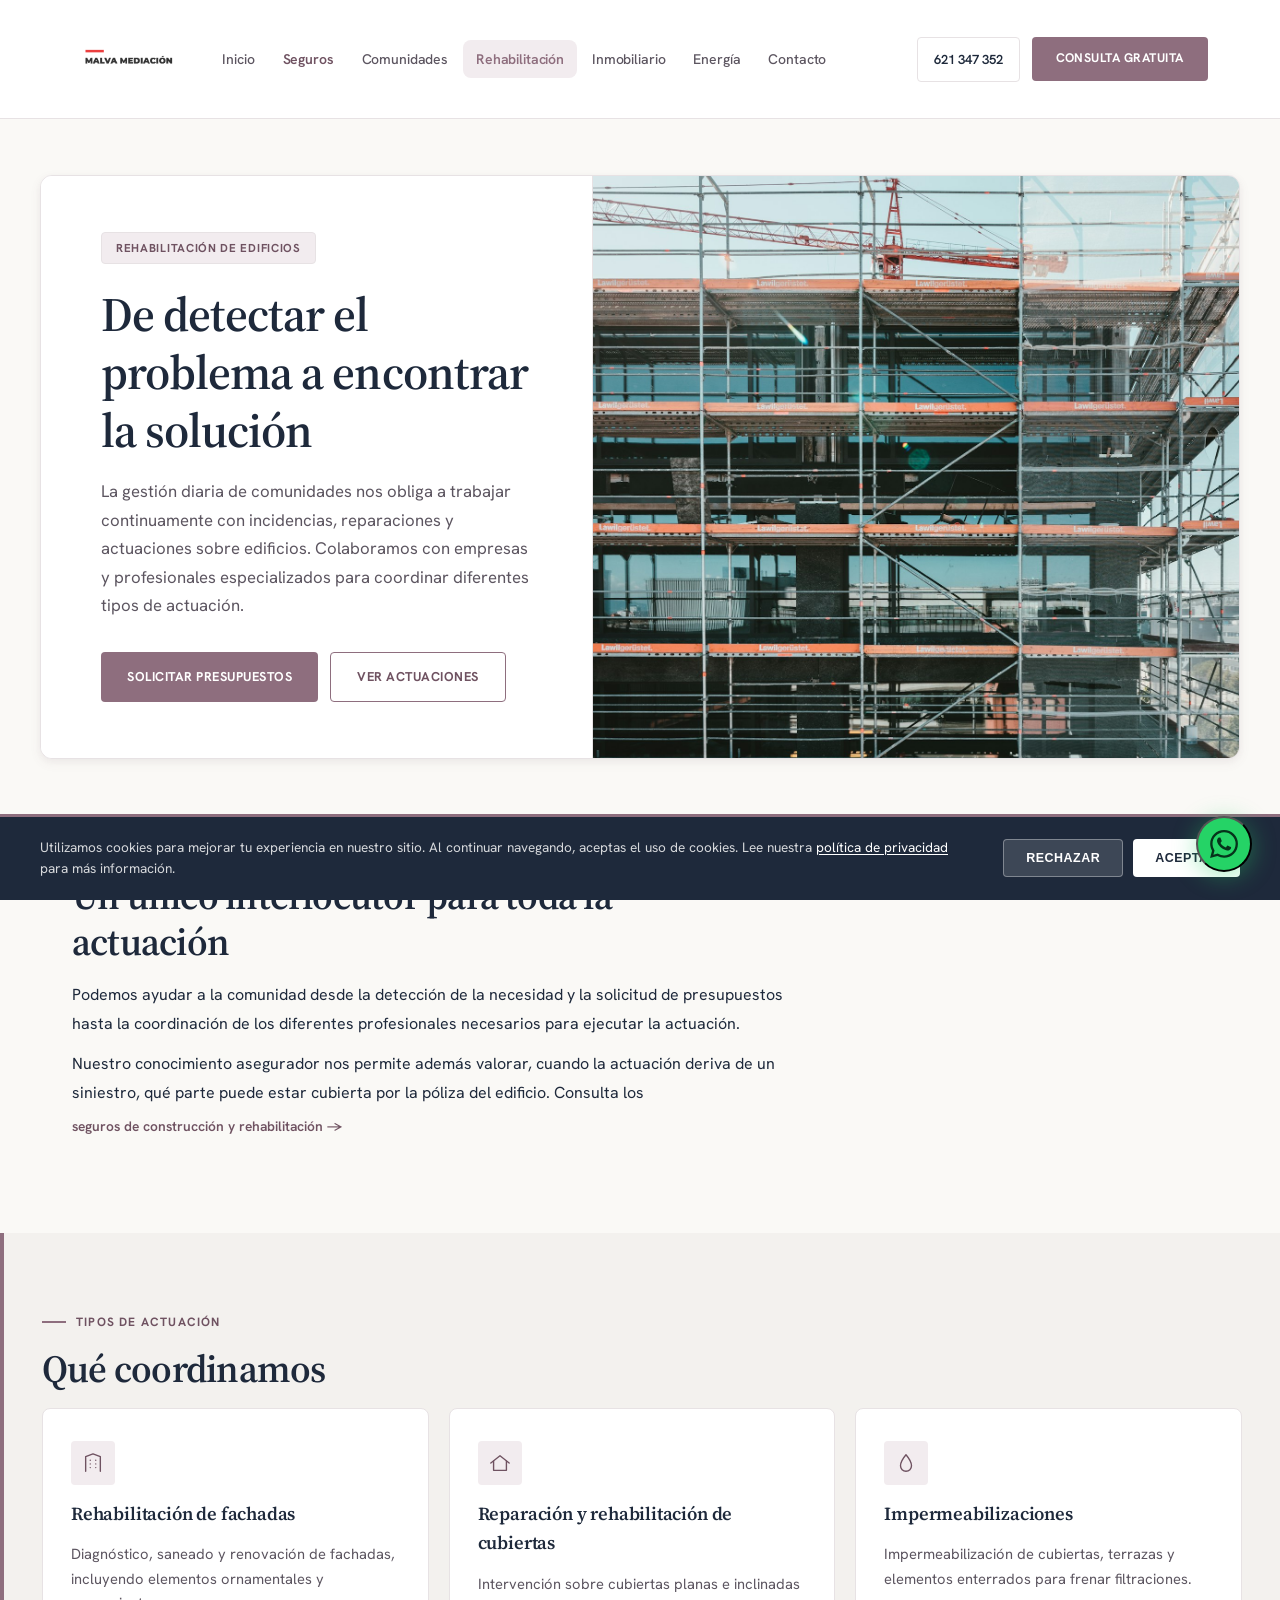
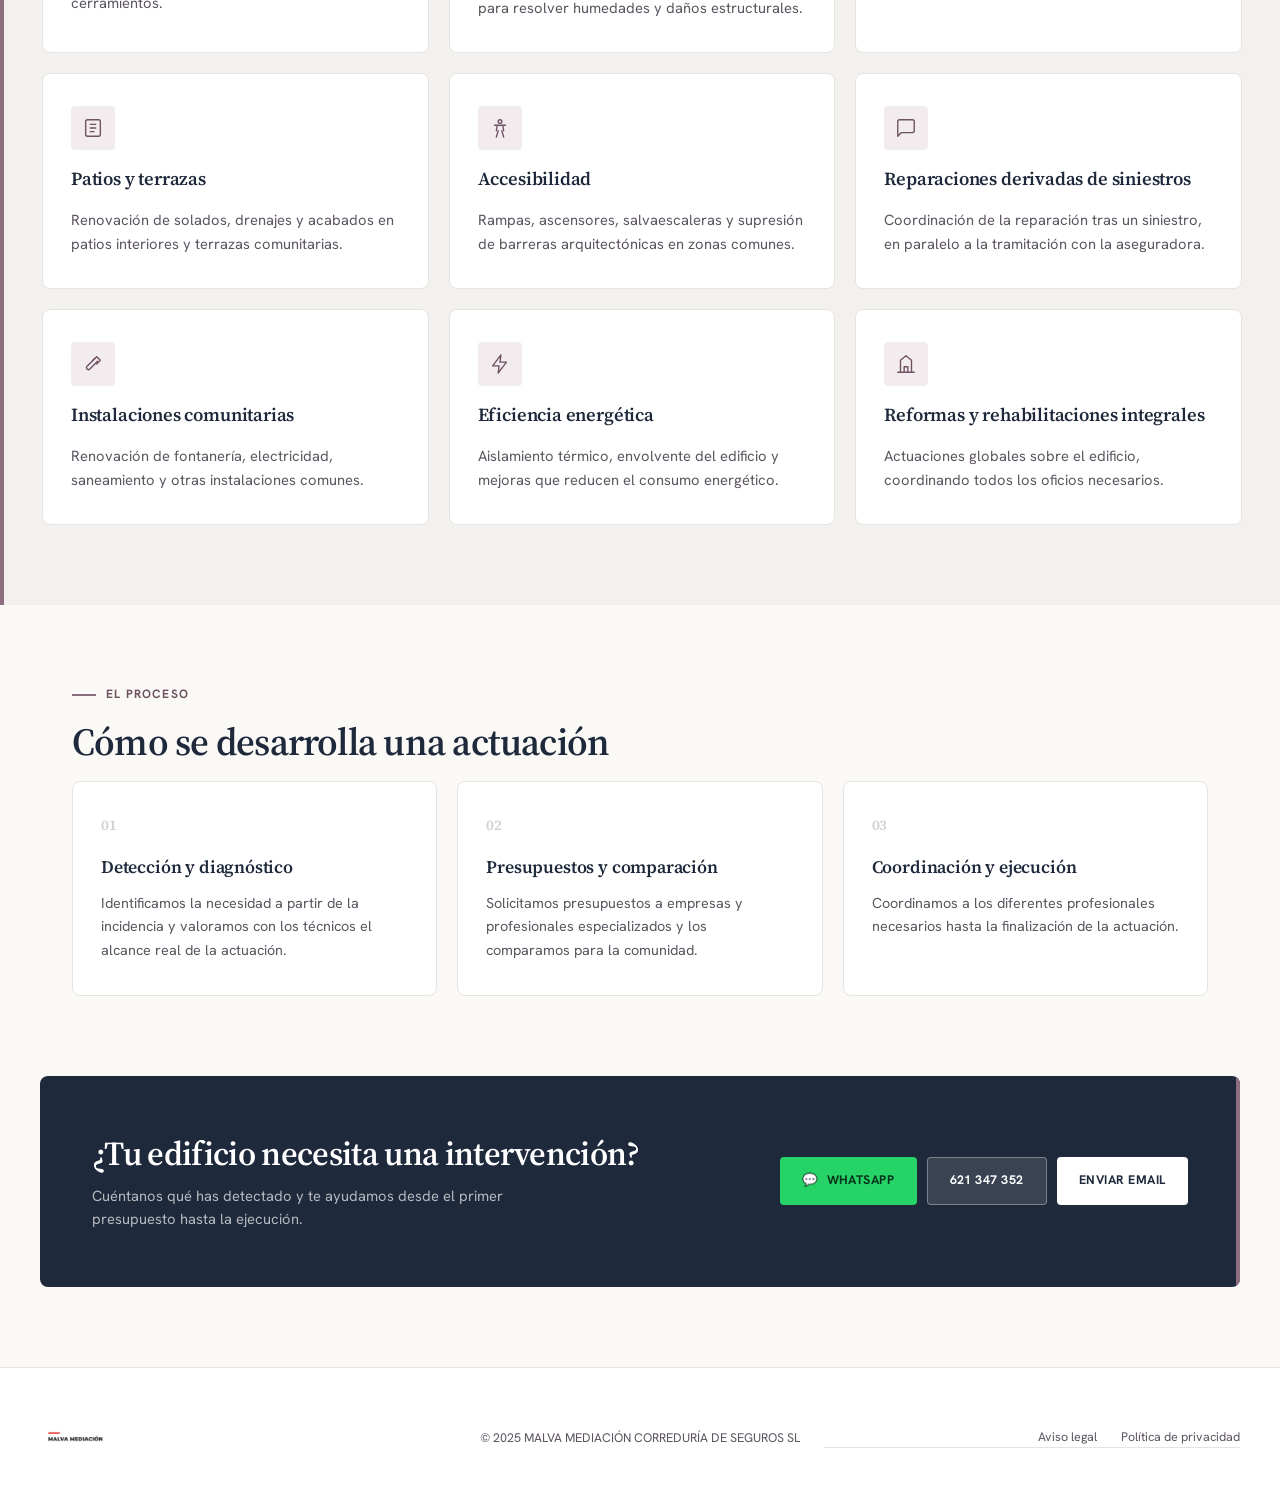
<file: rehabilitacion.html>
<!DOCTYPE html>
<html lang="es">
<head>
  <meta charset="UTF-8"/>
  <meta name="viewport" content="width=device-width, initial-scale=1.0"/>
  <title>Rehabilitación de edificios: fachadas, cubiertas y accesibilidad | Malva Mediación</title>
  <meta name="description" content="Coordinamos rehabilitación de fachadas y cubiertas, impermeabilizaciones, accesibilidad, eficiencia energética y reformas integrales, desde la detección de la necesidad hasta la ejecución."/>
  <meta name="keywords" content="rehabilitación de edificios, rehabilitación de fachadas, reparación de cubiertas, impermeabilización, accesibilidad edificios, eficiencia energética, reforma integral, reparación de siniestros, instalaciones comunitarias"/>
  <meta name="author" content="Malva Mediación Correduría de Seguros"/>
  <meta property="og:type" content="website"/>
  <meta property="og:title" content="Rehabilitación de edificios: fachadas, cubiertas y accesibilidad | Malva Mediación"/>
  <meta property="og:description" content="De detectar el problema a encontrar la solución. Coordinamos empresas y profesionales especializados para cada tipo de actuación sobre el edificio."/>
  <meta property="og:locale" content="es_ES"/>
  <meta property="og:url" content="https://www.malvamediacion.com/rehabilitacion.html"/>
  <link rel="canonical" href="https://www.malvamediacion.com/rehabilitacion.html"/>
  <link rel="icon" type="image/png" href="assets/logo_malva.png"/>
  <link rel="preconnect" href="https://fonts.googleapis.com">
  <link rel="preconnect" href="https://fonts.gstatic.com" crossorigin>
  <link href="https://fonts.googleapis.com/css2?family=Source+Serif+4:opsz,wght@8..60,400;8..60,500;8..60,600;8..60,700&family=Hanken+Grotesk:wght@400;500;600;700&display=swap" rel="stylesheet">
  <link rel="stylesheet" href="assets/styles.css"/>
  <script type="application/ld+json">
  {
    "@context": "https://schema.org",
    "@type": "Service",
    "serviceType": "Coordinación de rehabilitación de edificios",
    "provider": {
      "@type": "InsuranceAgency",
      "name": "Malva Mediación Correduría de Seguros",
      "telephone": "+34621347352",
      "email": "f@malvamediacion.com",
      "url": "https://www.malvamediacion.com/"
    },
    "areaServed": "ES",
    "hasOfferCatalog": {
      "@type": "OfferCatalog",
      "name": "Actuaciones de rehabilitación",
      "itemListElement": [
        { "@type": "Offer", "itemOffered": { "@type": "Service", "name": "Rehabilitación de fachadas" } },
        { "@type": "Offer", "itemOffered": { "@type": "Service", "name": "Reparación y rehabilitación de cubiertas" } },
        { "@type": "Offer", "itemOffered": { "@type": "Service", "name": "Impermeabilizaciones" } },
        { "@type": "Offer", "itemOffered": { "@type": "Service", "name": "Accesibilidad" } },
        { "@type": "Offer", "itemOffered": { "@type": "Service", "name": "Eficiencia energética" } },
        { "@type": "Offer", "itemOffered": { "@type": "Service", "name": "Reformas y rehabilitaciones integrales" } }
      ]
    }
  }
  </script>
</head>
<body>

<a class="skip-link" href="#main">Saltar al contenido principal</a>

<nav aria-label="Navegación principal">
  <div class="nav-inner">
    <a class="nav-logo" href="index.html"><img src="assets/logo_malva.png" alt="Malva Mediación · Inicio"/></a>
    <button id="navToggle" class="nav-toggle" aria-expanded="false" aria-controls="navLinks" aria-label="Abrir menú de navegación">
      <svg viewBox="0 0 24 24" aria-hidden="true" focusable="false"><line x1="3" y1="6" x2="21" y2="6"/><line x1="3" y1="12" x2="21" y2="12"/><line x1="3" y1="18" x2="21" y2="18"/></svg>
    </button>
    <div class="nav-links" id="navLinks">
      <a href="index.html">Inicio</a>
      <a href="seguros.html" class="priority">Seguros</a>
      <a href="comunidades.html">Comunidades</a>
      <a href="rehabilitacion.html" class="priority" aria-current="page">Rehabilitación</a>
      <a href="inmobiliario.html">Inmobiliario</a>
      <a href="energia.html">Energía</a>
      <a href="contacto.html">Contacto</a>
    </div>
    <div class="nav-cta">
      <a class="btn-ol" href="tel:+34621347352">621 347 352</a>
      <a class="btn-dk" href="contacto.html">Consulta gratuita</a>
    </div>
  </div>
</nav>

<main id="main">

  <header class="hero-wrap">
    <div class="hero">
      <div class="hero-bg" role="presentation" style="background-image:url(assets/rehabilitacion-obra.jpg)"></div>
      <div class="hero-content">
        <span class="badge">Rehabilitación de edificios</span>
        <h1>De detectar el problema a encontrar la solución</h1>
        <p>La gestión diaria de comunidades nos obliga a trabajar continuamente con incidencias, reparaciones y actuaciones sobre edificios. Colaboramos con empresas y profesionales especializados para coordinar diferentes tipos de actuación.</p>
        <div class="hbtns">
          <a class="hbtn-p" href="https://api.whatsapp.com/send?phone=34621347352" target="_blank" rel="noopener">Solicitar presupuestos</a>
          <a class="hbtn-s" href="#actuaciones">Ver actuaciones</a>
        </div>
      </div>
    </div>
  </header>

  <section class="sec" aria-labelledby="reh-intro-h">
    <p class="sec-lbl">Cómo ayudamos</p>
    <h2 class="sec-ttl" id="reh-intro-h">Un único interlocutor para toda la actuación</h2>
    <p class="sec-intro">Podemos ayudar a la comunidad desde la detección de la necesidad y la solicitud de presupuestos hasta la coordinación de los diferentes profesionales necesarios para ejecutar la actuación.</p>
    <p class="sec-intro">Nuestro conocimiento asegurador nos permite además valorar, cuando la actuación deriva de un siniestro, qué parte puede estar cubierta por la póliza del edificio. Consulta los <a href="seguros.html#construccion" class="svc-lnk" style="display:inline-flex;">seguros de construcción y rehabilitación <span aria-hidden="true">&rarr;</span></a></p>
  </section>

  <!-- ===== ACTUACIONES ===== -->
  <section class="sec priority-band" id="actuaciones" aria-labelledby="reh-act-h" style="scroll-margin-top:130px;">
    <div class="inner">
      <p class="sec-lbl">Tipos de actuación</p>
      <h2 class="sec-ttl" id="reh-act-h">Qué coordinamos</h2>
      <div class="svc-grid">
        <article class="svc-card">
          <div class="svc-icon"><svg viewBox="0 0 24 24" aria-hidden="true" focusable="false"><path d="M4 21V5l8-3 8 3v16"/><path d="M9 9h.01M15 9h.01M9 13h.01M15 13h.01M9 17h.01M15 17h.01"/></svg></div>
          <h3>Rehabilitación de fachadas</h3>
          <p>Diagnóstico, saneado y renovación de fachadas, incluyendo elementos ornamentales y cerramientos.</p>
        </article>
        <article class="svc-card">
          <div class="svc-icon"><svg viewBox="0 0 24 24" aria-hidden="true" focusable="false"><path d="M2 12 12 4l10 8"/><path d="M5 10v10h14V10"/></svg></div>
          <h3>Reparación y rehabilitación de cubiertas</h3>
          <p>Intervención sobre cubiertas planas e inclinadas para resolver humedades y daños estructurales.</p>
        </article>
        <article class="svc-card">
          <div class="svc-icon"><svg viewBox="0 0 24 24" aria-hidden="true" focusable="false"><path d="M12 3s6 7 6 12a6 6 0 0 1-12 0c0-5 6-12 6-12z"/></svg></div>
          <h3>Impermeabilizaciones</h3>
          <p>Impermeabilización de cubiertas, terrazas y elementos enterrados para frenar filtraciones.</p>
        </article>
        <article class="svc-card">
          <div class="svc-icon"><svg viewBox="0 0 24 24" aria-hidden="true" focusable="false"><rect x="4" y="3" width="16" height="18" rx="2"/><path d="M9 8h6M9 12h6M9 16h4"/></svg></div>
          <h3>Patios y terrazas</h3>
          <p>Renovación de solados, drenajes y acabados en patios interiores y terrazas comunitarias.</p>
        </article>
        <article class="svc-card">
          <div class="svc-icon"><svg viewBox="0 0 24 24" aria-hidden="true" focusable="false"><circle cx="12" cy="5" r="2"/><path d="M6 9h12M9 9l-1 6M15 9l1 6M8 22l2-7M16 22l-2-7"/></svg></div>
          <h3>Accesibilidad</h3>
          <p>Rampas, ascensores, salvaescaleras y supresión de barreras arquitectónicas en zonas comunes.</p>
        </article>
        <article class="svc-card">
          <div class="svc-icon"><svg viewBox="0 0 24 24" aria-hidden="true" focusable="false"><path d="M21 15a2 2 0 0 1-2 2H7l-4 4V5a2 2 0 0 1 2-2h14a2 2 0 0 1 2 2z"/></svg></div>
          <h3>Reparaciones derivadas de siniestros</h3>
          <p>Coordinación de la reparación tras un siniestro, en paralelo a la tramitación con la aseguradora.</p>
        </article>
        <article class="svc-card">
          <div class="svc-icon"><svg viewBox="0 0 24 24" aria-hidden="true" focusable="false"><path d="M14 6l-8.5 8.5a2.12 2.12 0 0 0 3 3L17 9"/><path d="M12 8l4-4 4 4-4 4"/></svg></div>
          <h3>Instalaciones comunitarias</h3>
          <p>Renovación de fontanería, electricidad, saneamiento y otras instalaciones comunes.</p>
        </article>
        <article class="svc-card">
          <div class="svc-icon"><svg viewBox="0 0 24 24" aria-hidden="true" focusable="false"><path d="M13 2 4 14h7l-1 8 9-12h-7l1-8z"/></svg></div>
          <h3>Eficiencia energética</h3>
          <p>Aislamiento térmico, envolvente del edificio y mejoras que reducen el consumo energético.</p>
        </article>
        <article class="svc-card">
          <div class="svc-icon"><svg viewBox="0 0 24 24" aria-hidden="true" focusable="false"><path d="M3 21h18M6 21V8l6-5 6 5v13"/><path d="M10 21v-6h4v6"/></svg></div>
          <h3>Reformas y rehabilitaciones integrales</h3>
          <p>Actuaciones globales sobre el edificio, coordinando todos los oficios necesarios.</p>
        </article>
      </div>
    </div>
  </section>

  <!-- ===== PROCESO ===== -->
  <section class="sec" aria-labelledby="reh-proc-h">
    <p class="sec-lbl">El proceso</p>
    <h2 class="sec-ttl" id="reh-proc-h">Cómo se desarrolla una actuación</h2>
    <ol class="steps">
      <li class="step">
        <p class="step-n" aria-hidden="true">01</p>
        <h3>Detección y diagnóstico</h3>
        <p>Identificamos la necesidad a partir de la incidencia y valoramos con los técnicos el alcance real de la actuación.</p>
      </li>
      <li class="step">
        <p class="step-n" aria-hidden="true">02</p>
        <h3>Presupuestos y comparación</h3>
        <p>Solicitamos presupuestos a empresas y profesionales especializados y los comparamos para la comunidad.</p>
      </li>
      <li class="step">
        <p class="step-n" aria-hidden="true">03</p>
        <h3>Coordinación y ejecución</h3>
        <p>Coordinamos a los diferentes profesionales necesarios hasta la finalización de la actuación.</p>
      </li>
    </ol>
  </section>

  <div class="cta-wrap">
    <section class="cta-banner" aria-labelledby="reh-cta-h">
      <div class="cta-t">
        <h2 id="reh-cta-h">¿Tu edificio necesita una intervención?</h2>
        <p>Cuéntanos qué has detectado y te ayudamos desde el primer presupuesto hasta la ejecución.</p>
      </div>
      <div class="cta-btns">
        <a class="bwa" href="https://api.whatsapp.com/send?phone=34621347352" target="_blank" rel="noopener"><span aria-hidden="true">💬</span> WhatsApp</a>
        <a class="bph" href="tel:+34621347352">621 347 352</a>
        <a class="bem" href="mailto:f@malvamediacion.com?subject=Información%20sobre%20rehabilitación%20de%20edificios">Enviar email</a>
      </div>
    </section>
  </div>

</main>

<footer>
  <div class="ft-inner">
    <div class="ft-logo"><img src="assets/logo_malva.png" alt="Malva Mediación"/></div>
    <p class="ft-copy">© 2025 MALVA MEDIACIÓN CORREDURÍA DE SEGUROS SL</p>
    <nav class="ft-links" aria-label="Enlaces legales">
      <a href="privacidad.html">Aviso legal</a>
      <a href="privacidad.html">Política de privacidad</a>
    </nav>
  </div>
</footer>

<div id="chatWidget" class="chat-widget" role="dialog" aria-label="Chat de WhatsApp con Malva Mediación" hidden>
  <div class="chat-header">
    <div class="chat-header-icon" aria-hidden="true">
      <svg viewBox="0 0 24 24"><path d="M17.472 14.382c-.297-.149-1.758-.867-2.03-.967-.273-.099-.471-.148-.67.15-.197.297-.767.966-.94 1.164-.173.199-.347.223-.644.075-.297-.15-1.255-.463-2.39-1.475-.883-.788-1.48-1.761-1.653-2.059-.173-.297-.018-.458.13-.606.134-.133.298-.347.446-.52.149-.174.198-.298.298-.497.099-.198.05-.371-.025-.52-.075-.149-.669-1.612-.916-2.207-.242-.579-.487-.5-.669-.51-.173-.008-.371-.01-.57-.01-.198 0-.52.074-.792.372-.272.297-1.04 1.016-1.04 2.479 0 1.462 1.065 2.875 1.213 3.074.149.198 2.096 3.2 5.077 4.487.709.306 1.262.489 1.694.625.712.227 1.36.195 1.871.118.571-.085 1.758-.719 2.006-1.413.248-.694.248-1.289.173-1.413-.074-.124-.272-.198-.57-.347m-5.421 7.403h-.004a9.87 9.87 0 0 1-5.031-1.378l-.361-.214-3.741.982.998-3.648-.235-.374a9.86 9.86 0 0 1-1.51-5.26c.001-5.45 4.436-9.884 9.888-9.884 2.64 0 5.122 1.03 6.988 2.898a9.825 9.825 0 0 1 2.893 6.994c-.003 5.45-4.437 9.884-9.885 9.884m8.413-18.297A11.815 11.815 0 0 0 12.05 0C5.495 0 .16 5.335.157 11.892c0 2.096.547 4.142 1.588 5.945L.057 24l6.305-1.654a11.882 11.882 0 0 0 5.683 1.448h.005c6.554 0 11.89-5.335 11.893-11.893a11.821 11.821 0 0 0-3.48-8.413z"/></svg>
    </div>
    <div class="chat-header-content">
      <h2>¡Hola! 👋</h2>
      <p>¿En qué podemos ayudarte?</p>
    </div>
    <button id="chatClose" class="chat-close" aria-label="Cerrar chat">✕</button>
  </div>
  <div class="chat-body">
    <div class="chat-msg">
      <div class="chat-msg-avatar" aria-hidden="true">M</div>
      <p class="chat-msg-text">Somos Malva Mediación. Estamos disponibles en WhatsApp para resolver tus dudas sobre rehabilitación de edificios y actuaciones en comunidades.</p>
    </div>
  </div>
  <div class="chat-footer">
    <div class="chat-options">
      <a href="https://api.whatsapp.com/send?phone=34621347352&text=Hola%20Malva%20Mediación%2C%20necesito%20rehabilitar%20la%20fachada%20o%20cubierta" target="_blank" rel="noopener" class="chat-btn">
        <svg viewBox="0 0 24 24" aria-hidden="true" focusable="false"><path d="M4 21V5l8-3 8 3v16"/><path d="M9 9h.01M15 9h.01"/></svg>
        <span>Fachadas y cubiertas</span>
      </a>
      <a href="https://api.whatsapp.com/send?phone=34621347352&text=Hola%20Malva%20Mediación%2C%20tengo%20una%20consulta%20sobre%20accesibilidad" target="_blank" rel="noopener" class="chat-btn">
        <svg viewBox="0 0 24 24" aria-hidden="true" focusable="false"><circle cx="12" cy="5" r="2"/><path d="M6 9h12M9 22l2-7M16 22l-2-7"/></svg>
        <span>Accesibilidad</span>
      </a>
      <a href="https://api.whatsapp.com/send?phone=34621347352&text=Hola%20Malva%20Mediación%2C%20tengo%20una%20consulta%20sobre%20una%20reparación%20por%20siniestro" target="_blank" rel="noopener" class="chat-btn">
        <svg viewBox="0 0 24 24" aria-hidden="true" focusable="false"><path d="M21 15a2 2 0 0 1-2 2H7l-4 4V5a2 2 0 0 1 2-2h14a2 2 0 0 1 2 2z"/></svg>
        <span>Reparación por siniestro</span>
      </a>
      <a href="https://api.whatsapp.com/send?phone=34621347352" target="_blank" rel="noopener" class="chat-btn">
        <svg viewBox="0 0 24 24" aria-hidden="true" focusable="false"><path d="M21 15a2 2 0 0 1-2 2H7l-4 4V5a2 2 0 0 1 2-2h14a2 2 0 0 1 2 2z"/></svg>
        <span>Consulta general</span>
      </a>
    </div>
  </div>
</div>

<button id="chatToggle" class="wa-float" aria-expanded="false" aria-controls="chatWidget" aria-label="Abrir chat de WhatsApp">
  <svg viewBox="0 0 24 24" aria-hidden="true" focusable="false"><path d="M17.472 14.382c-.297-.149-1.758-.867-2.03-.967-.273-.099-.471-.148-.67.15-.197.297-.767.966-.94 1.164-.173.199-.347.223-.644.075-.297-.15-1.255-.463-2.39-1.475-.883-.788-1.48-1.761-1.653-2.059-.173-.297-.018-.458.13-.606.134-.133.298-.347.446-.52.149-.174.198-.298.298-.497.099-.198.05-.371-.025-.52-.075-.149-.669-1.612-.916-2.207-.242-.579-.487-.5-.669-.51-.173-.008-.371-.01-.57-.01-.198 0-.52.074-.792.372-.272.297-1.04 1.016-1.04 2.479 0 1.462 1.065 2.875 1.213 3.074.149.198 2.096 3.2 5.077 4.487.709.306 1.262.489 1.694.625.712.227 1.36.195 1.871.118.571-.085 1.758-.719 2.006-1.413.248-.694.248-1.289.173-1.413-.074-.124-.272-.198-.57-.347m-5.421 7.403h-.004a9.87 9.87 0 0 1-5.031-1.378l-.361-.214-3.741.982.998-3.648-.235-.374a9.86 9.86 0 0 1-1.51-5.26c.001-5.45 4.436-9.884 9.888-9.884 2.64 0 5.122 1.03 6.988 2.898a9.825 9.825 0 0 1 2.893 6.994c-.003 5.45-4.437 9.884-9.885 9.884m8.413-18.297A11.815 11.815 0 0 0 12.05 0C5.495 0 .16 5.335.157 11.892c0 2.096.547 4.142 1.588 5.945L.057 24l6.305-1.654a11.882 11.882 0 0 0 5.683 1.448h.005c6.554 0 11.89-5.335 11.893-11.893a11.821 11.821 0 0 0-3.48-8.413z"/></svg>
</button>

<div id="cookieBanner" class="cookie-banner" role="region" aria-label="Aviso de cookies" hidden>
  <div class="cookie-inner">
    <div class="cookie-text">
      <p>Utilizamos cookies para mejorar tu experiencia en nuestro sitio. Al continuar navegando, aceptas el uso de cookies. Lee nuestra <a href="privacidad.html">política de privacidad</a> para más información.</p>
    </div>
    <div class="cookie-actions">
      <button id="cookieReject" class="cookie-btn cookie-reject">Rechazar</button>
      <button id="cookieAccept" class="cookie-btn cookie-accept">Aceptar</button>
    </div>
  </div>
</div>

<script src="assets/site.js"></script>
<script src="assets/cookies.js"></script>

</body>
</html>
</file>
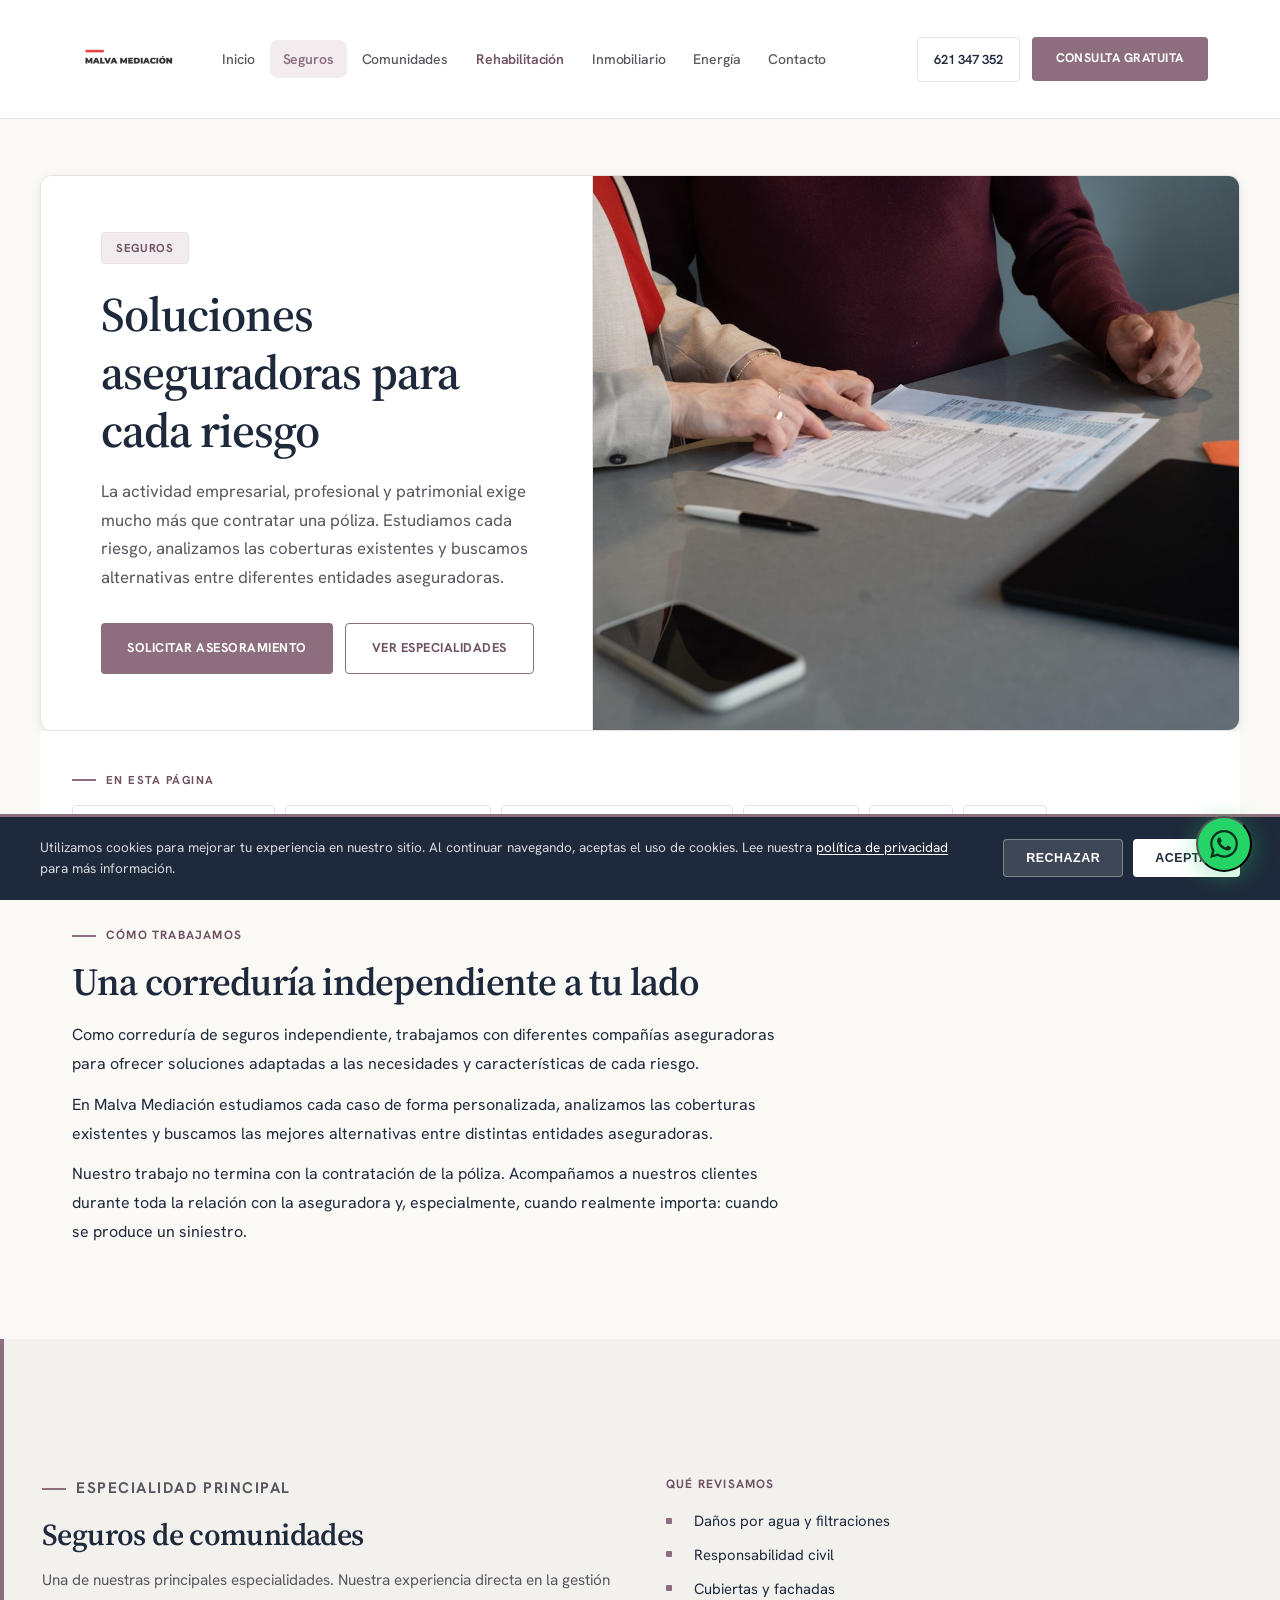
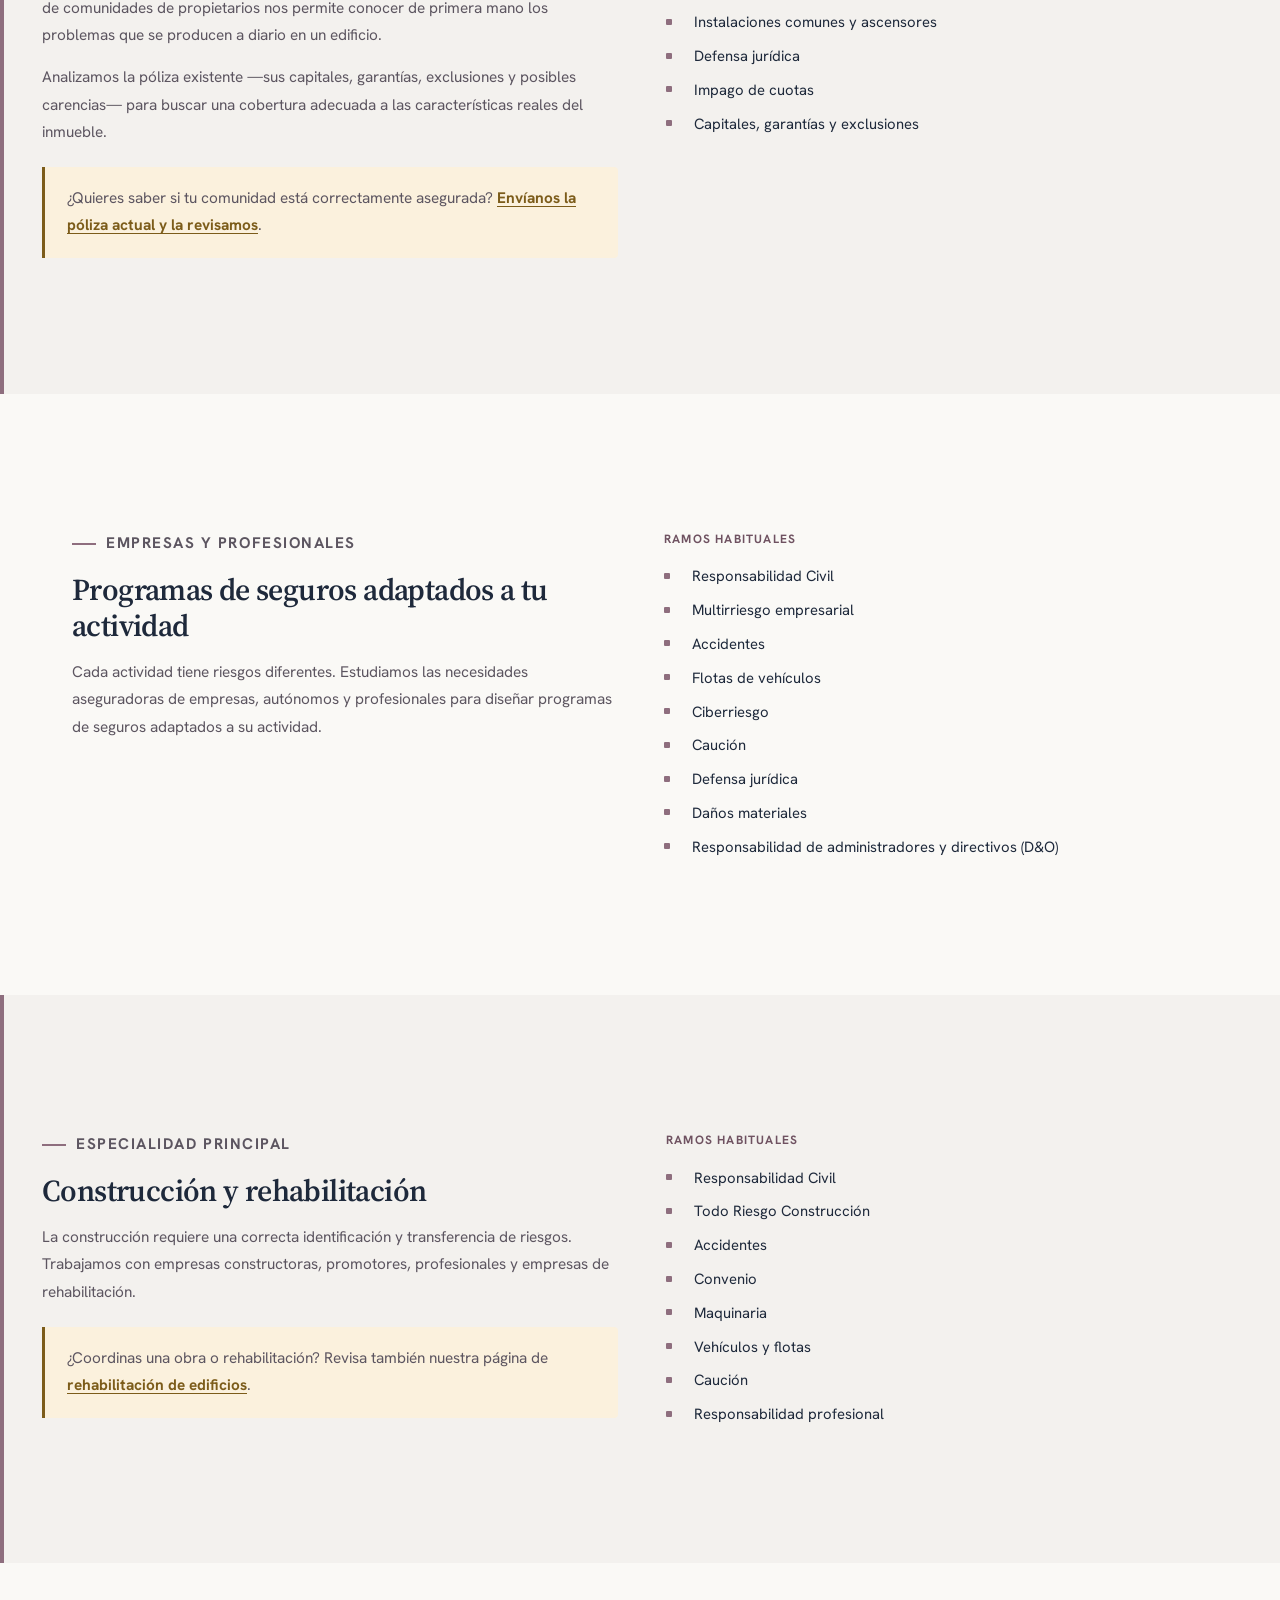
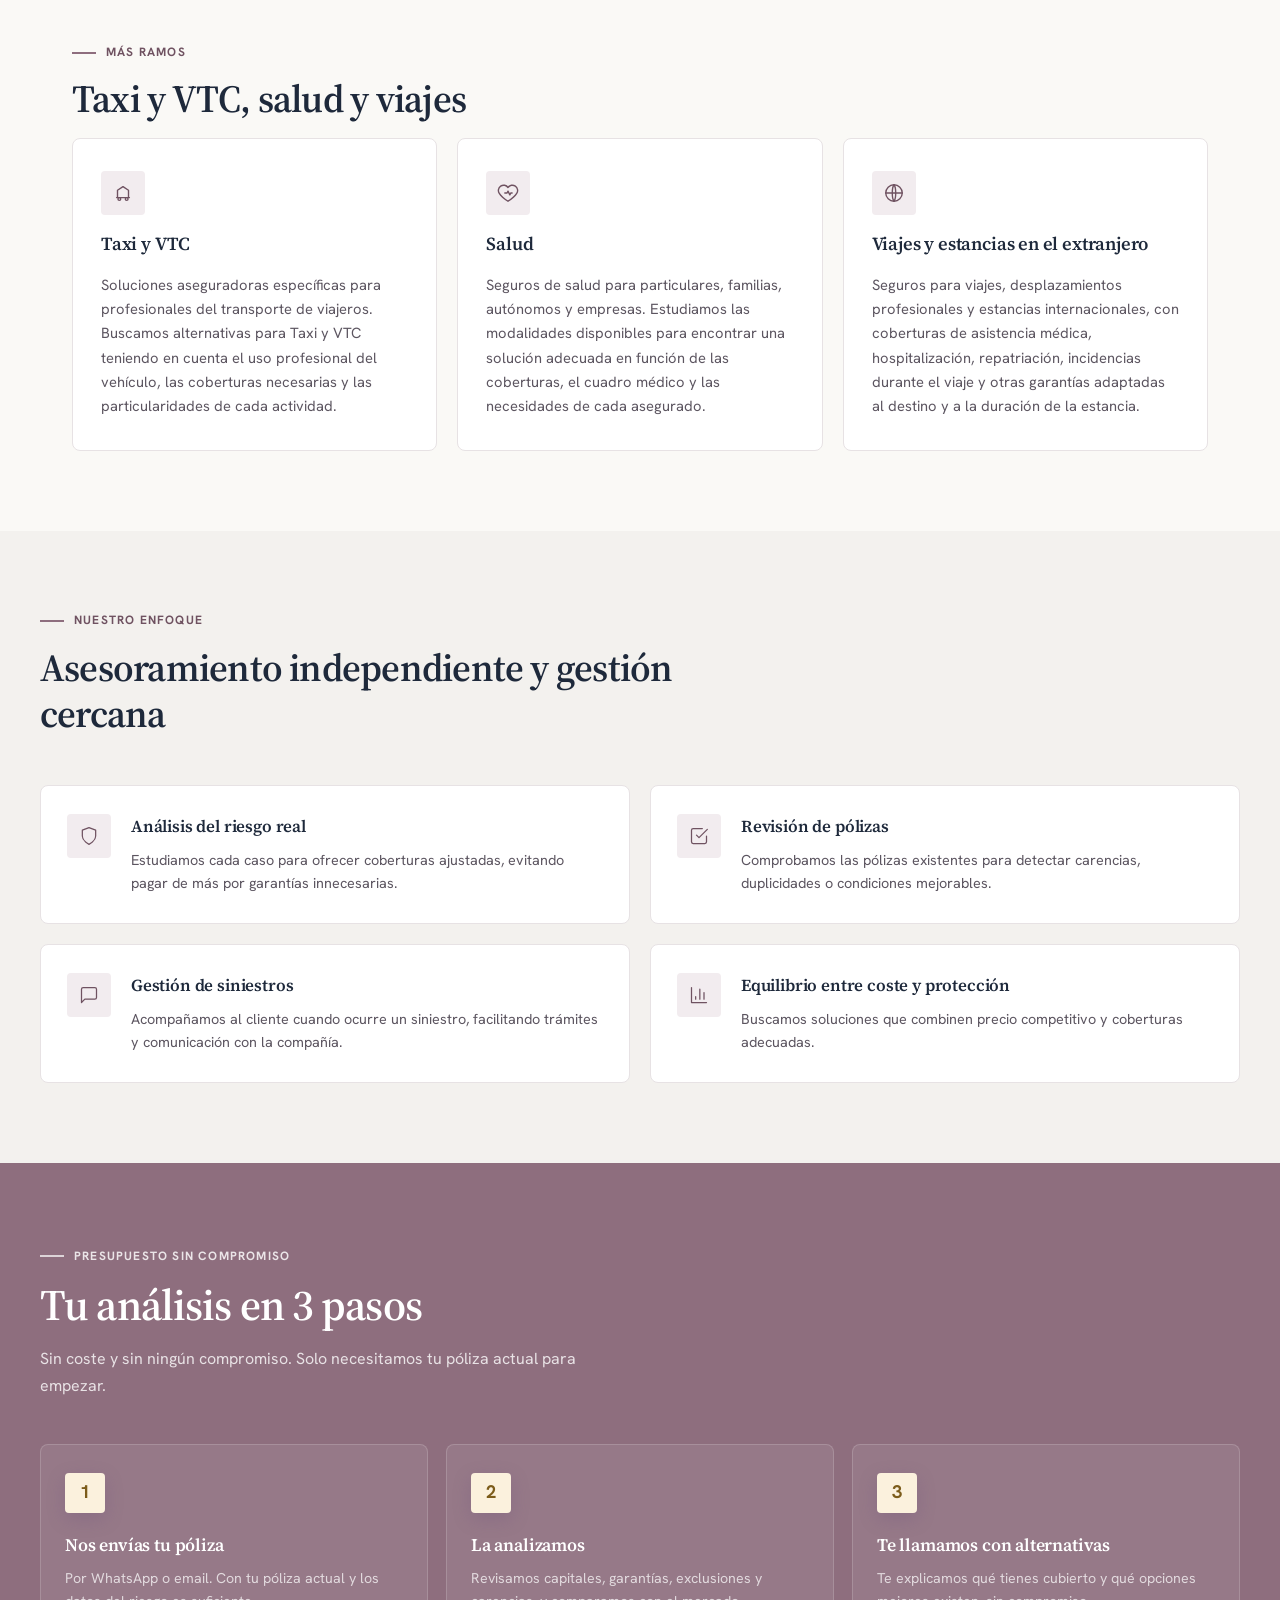
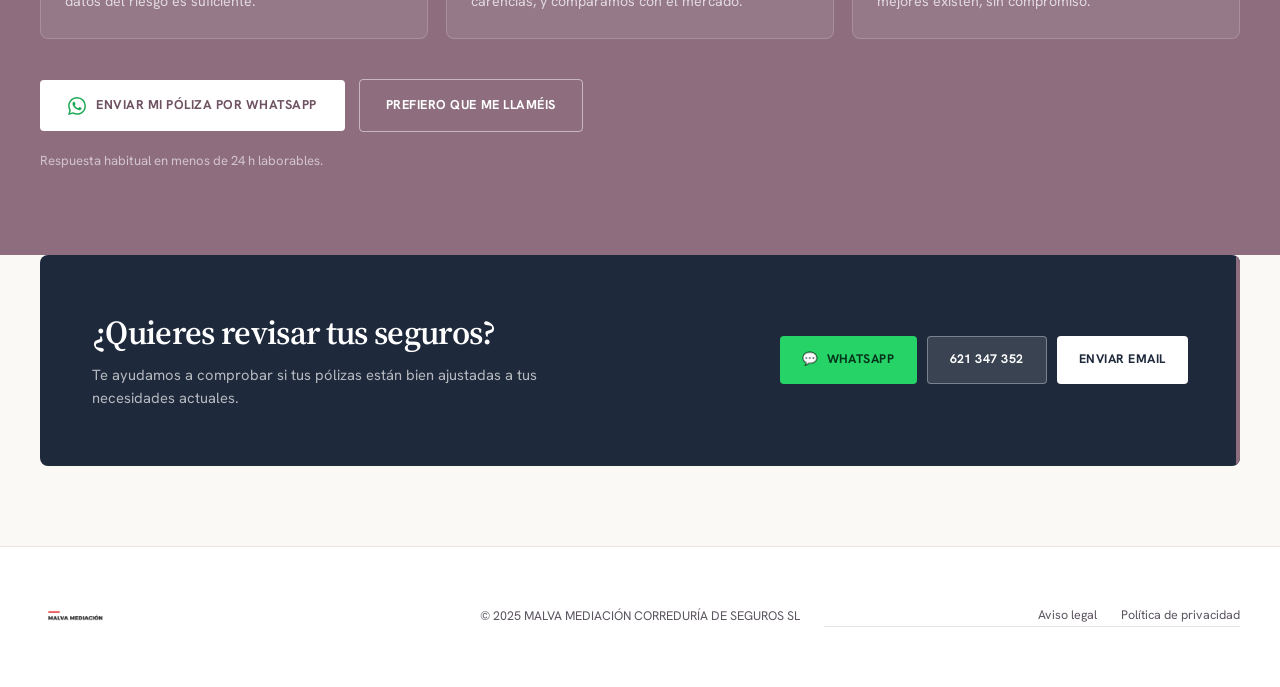
<file: seguros.html>
<!DOCTYPE html>
<html lang="es">
<head>
  <meta charset="UTF-8"/>
  <meta name="viewport" content="width=device-width, initial-scale=1.0"/>
  <title>Seguros para empresas, comunidades y construcción | Malva Mediación</title>
  <meta name="description" content="Correduría de seguros independiente: comunidades, empresas y profesionales, construcción y rehabilitación, taxi y VTC, salud y viajes. Analizamos cada riesgo y buscamos alternativas entre distintas aseguradoras."/>
  <meta name="keywords" content="seguros de comunidades, seguro multirriesgo empresarial, responsabilidad civil, todo riesgo construcción, seguro taxi y VTC, seguro de salud, seguro de viaje, ciberriesgo, seguro de caución, D&O administradores"/>
  <meta name="author" content="Malva Mediación Correduría de Seguros"/>
  <meta property="og:type" content="website"/>
  <meta property="og:title" content="Seguros para empresas, comunidades y construcción | Malva Mediación"/>
  <meta property="og:description" content="Estudiamos cada riesgo, analizamos las coberturas existentes y buscamos alternativas entre diferentes entidades aseguradoras."/>
  <meta property="og:locale" content="es_ES"/>
  <meta property="og:url" content="https://www.malvamediacion.com/seguros.html"/>
  <link rel="canonical" href="https://www.malvamediacion.com/seguros.html"/>
  <link rel="icon" type="image/png" href="assets/logo_malva.png"/>
  <link rel="preconnect" href="https://fonts.googleapis.com">
  <link rel="preconnect" href="https://fonts.gstatic.com" crossorigin>
  <link href="https://fonts.googleapis.com/css2?family=Source+Serif+4:opsz,wght@8..60,400;8..60,500;8..60,600;8..60,700&family=Hanken+Grotesk:wght@400;500;600;700&display=swap" rel="stylesheet">
  <link rel="stylesheet" href="assets/styles.css"/>
  <script type="application/ld+json">
  {
    "@context": "https://schema.org",
    "@type": "Service",
    "serviceType": "Correduría de seguros",
    "provider": {
      "@type": "InsuranceAgency",
      "name": "Malva Mediación Correduría de Seguros",
      "telephone": "+34621347352",
      "email": "f@malvamediacion.com",
      "url": "https://www.malvamediacion.com/"
    },
    "areaServed": "ES",
    "hasOfferCatalog": {
      "@type": "OfferCatalog",
      "name": "Ramos de seguro",
      "itemListElement": [
        { "@type": "Offer", "itemOffered": { "@type": "Service", "name": "Seguros de comunidades" } },
        { "@type": "Offer", "itemOffered": { "@type": "Service", "name": "Seguros para empresas y profesionales" } },
        { "@type": "Offer", "itemOffered": { "@type": "Service", "name": "Seguros de construcción y rehabilitación" } },
        { "@type": "Offer", "itemOffered": { "@type": "Service", "name": "Seguros de taxi y VTC" } },
        { "@type": "Offer", "itemOffered": { "@type": "Service", "name": "Seguros de salud" } },
        { "@type": "Offer", "itemOffered": { "@type": "Service", "name": "Seguros de viaje y estancias en el extranjero" } }
      ]
    }
  }
  </script>
</head>
<body>

<a class="skip-link" href="#main">Saltar al contenido principal</a>

<nav aria-label="Navegación principal">
  <div class="nav-inner">
    <a class="nav-logo" href="index.html"><img src="assets/logo_malva.png" alt="Malva Mediación · Inicio"/></a>
    <button id="navToggle" class="nav-toggle" aria-expanded="false" aria-controls="navLinks" aria-label="Abrir menú de navegación">
      <svg viewBox="0 0 24 24" aria-hidden="true" focusable="false"><line x1="3" y1="6" x2="21" y2="6"/><line x1="3" y1="12" x2="21" y2="12"/><line x1="3" y1="18" x2="21" y2="18"/></svg>
    </button>
    <div class="nav-links" id="navLinks">
      <a href="index.html">Inicio</a>
      <a href="seguros.html" class="priority" aria-current="page">Seguros</a>
      <a href="comunidades.html">Comunidades</a>
      <a href="rehabilitacion.html" class="priority">Rehabilitación</a>
      <a href="inmobiliario.html">Inmobiliario</a>
      <a href="energia.html">Energía</a>
      <a href="contacto.html">Contacto</a>
    </div>
    <div class="nav-cta">
      <a class="btn-ol" href="tel:+34621347352">621 347 352</a>
      <a class="btn-dk" href="contacto.html">Consulta gratuita</a>
    </div>
  </div>
</nav>

<main id="main">

  <header class="hero-wrap">
    <div class="hero">
      <div class="hero-bg" role="presentation" style="background-image:url(assets/seguros-poliza.jpg)"></div>
      <div class="hero-content">
        <span class="badge">Seguros</span>
        <h1>Soluciones aseguradoras para cada riesgo</h1>
        <p>La actividad empresarial, profesional y patrimonial exige mucho más que contratar una póliza. Estudiamos cada riesgo, analizamos las coberturas existentes y buscamos alternativas entre diferentes entidades aseguradoras.</p>
        <div class="hbtns">
          <a class="hbtn-p" href="https://api.whatsapp.com/send?phone=34621347352" target="_blank" rel="noopener">Solicitar asesoramiento</a>
          <a class="hbtn-s" href="#comunidades">Ver especialidades</a>
        </div>
      </div>
    </div>
  </header>

  <nav class="page-index" aria-label="Índice de esta página">
    <p class="page-index-lbl">En esta página</p>
    <ul>
      <li><a href="#comunidades">Seguros de comunidades</a></li>
      <li><a href="#empresas">Empresas y profesionales</a></li>
      <li><a href="#construccion">Construcción y rehabilitación</a></li>
      <li><a href="#taxi">Taxi y VTC</a></li>
      <li><a href="#salud">Salud</a></li>
      <li><a href="#viajes">Viajes</a></li>
    </ul>
  </nav>

  <section class="sec" aria-labelledby="seg-intro-h">
    <p class="sec-lbl">Cómo trabajamos</p>
    <h2 class="sec-ttl" id="seg-intro-h">Una correduría independiente a tu lado</h2>
    <p class="sec-intro">Como correduría de seguros independiente, trabajamos con diferentes compañías aseguradoras para ofrecer soluciones adaptadas a las necesidades y características de cada riesgo.</p>
    <p class="sec-intro">En Malva Mediación estudiamos cada caso de forma personalizada, analizamos las coberturas existentes y buscamos las mejores alternativas entre distintas entidades aseguradoras.</p>
    <p class="sec-intro">Nuestro trabajo no termina con la contratación de la póliza. Acompañamos a nuestros clientes durante toda la relación con la aseguradora y, especialmente, cuando realmente importa: cuando se produce un siniestro.</p>
  </section>

  <!-- ===== COMUNIDADES (especialidad principal) ===== -->
  <section class="sec priority-band" id="comunidades" aria-labelledby="seg-com-h" style="scroll-margin-top:130px;">
    <div class="inner">
      <div class="detail">
        <div class="detail-body">
          <p class="sec-lbl">Especialidad principal</p>
          <h3 id="seg-com-h">Seguros de comunidades</h3>
          <p>Una de nuestras principales especialidades. Nuestra experiencia directa en la gestión de comunidades de propietarios nos permite conocer de primera mano los problemas que se producen a diario en un edificio.</p>
          <p>Analizamos la póliza existente —sus capitales, garantías, exclusiones y posibles carencias— para buscar una cobertura adecuada a las características reales del inmueble.</p>
          <p class="detail-callout">¿Quieres saber si tu comunidad está correctamente asegurada? <a href="contacto.html">Envíanos la póliza actual y la revisamos</a>.</p>
        </div>
        <div>
          <p class="detail-list-title">Qué revisamos</p>
          <ul class="detail-list">
            <li>Daños por agua y filtraciones</li>
            <li>Responsabilidad civil</li>
            <li>Cubiertas y fachadas</li>
            <li>Instalaciones comunes y ascensores</li>
            <li>Defensa jurídica</li>
            <li>Impago de cuotas</li>
            <li>Capitales, garantías y exclusiones</li>
          </ul>
        </div>
      </div>
    </div>
  </section>

  <!-- ===== EMPRESAS Y PROFESIONALES ===== -->
  <section class="sec" id="empresas" aria-labelledby="seg-emp-h" style="scroll-margin-top:130px;">
    <div class="detail">
      <div class="detail-body">
        <p class="sec-lbl">Empresas y profesionales</p>
        <h3 id="seg-emp-h">Programas de seguros adaptados a tu actividad</h3>
        <p>Cada actividad tiene riesgos diferentes. Estudiamos las necesidades aseguradoras de empresas, autónomos y profesionales para diseñar programas de seguros adaptados a su actividad.</p>
      </div>
      <div>
        <p class="detail-list-title">Ramos habituales</p>
        <ul class="detail-list">
          <li>Responsabilidad Civil</li>
          <li>Multirriesgo empresarial</li>
          <li>Accidentes</li>
          <li>Flotas de vehículos</li>
          <li>Ciberriesgo</li>
          <li>Caución</li>
          <li>Defensa jurídica</li>
          <li>Daños materiales</li>
          <li>Responsabilidad de administradores y directivos (D&amp;O)</li>
        </ul>
      </div>
    </div>
  </section>

  <!-- ===== CONSTRUCCIÓN Y REHABILITACIÓN ===== -->
  <section class="sec priority-band" id="construccion" aria-labelledby="seg-con-h" style="scroll-margin-top:130px;">
    <div class="inner">
      <div class="detail">
        <div class="detail-body">
          <p class="sec-lbl">Especialidad principal</p>
          <h3 id="seg-con-h">Construcción y rehabilitación</h3>
          <p>La construcción requiere una correcta identificación y transferencia de riesgos. Trabajamos con empresas constructoras, promotores, profesionales y empresas de rehabilitación.</p>
          <p class="detail-callout">¿Coordinas una obra o rehabilitación? Revisa también nuestra página de <a href="rehabilitacion.html">rehabilitación de edificios</a>.</p>
        </div>
        <div>
          <p class="detail-list-title">Ramos habituales</p>
          <ul class="detail-list">
            <li>Responsabilidad Civil</li>
            <li>Todo Riesgo Construcción</li>
            <li>Accidentes</li>
            <li>Convenio</li>
            <li>Maquinaria</li>
            <li>Vehículos y flotas</li>
            <li>Caución</li>
            <li>Responsabilidad profesional</li>
          </ul>
        </div>
      </div>
    </div>
  </section>

  <!-- ===== TAXI Y VTC · SALUD · VIAJES ===== -->
  <section class="sec" id="taxi" aria-labelledby="seg-otros-h" style="scroll-margin-top:130px;">
    <p class="sec-lbl">Más ramos</p>
    <h2 class="sec-ttl" id="seg-otros-h">Taxi y VTC, salud y viajes</h2>
    <div class="svc-grid">
      <article class="svc-card" id="taxi-card">
        <div class="svc-icon"><svg viewBox="0 0 24 24" aria-hidden="true" focusable="false"><path d="M5 17h14M6 17V9l6-4 6 4v8"/><circle cx="8" cy="18.5" r="1.5"/><circle cx="16" cy="18.5" r="1.5"/></svg></div>
        <h3>Taxi y VTC</h3>
        <p>Soluciones aseguradoras específicas para profesionales del transporte de viajeros. Buscamos alternativas para Taxi y VTC teniendo en cuenta el uso profesional del vehículo, las coberturas necesarias y las particularidades de cada actividad.</p>
      </article>
      <article class="svc-card" id="salud">
        <div class="svc-icon"><svg viewBox="0 0 24 24" aria-hidden="true" focusable="false"><path d="M12 21s-7-4.35-9.5-8.5A5.5 5.5 0 0 1 12 6a5.5 5.5 0 0 1 9.5 6.5C19 16.65 12 21 12 21z"/><path d="M8.5 12H11l1-2 2 4 1-2h1.5"/></svg></div>
        <h3>Salud</h3>
        <p>Seguros de salud para particulares, familias, autónomos y empresas. Estudiamos las modalidades disponibles para encontrar una solución adecuada en función de las coberturas, el cuadro médico y las necesidades de cada asegurado.</p>
      </article>
      <article class="svc-card" id="viajes">
        <div class="svc-icon"><svg viewBox="0 0 24 24" aria-hidden="true" focusable="false"><circle cx="12" cy="12" r="9"/><path d="M3 12h18M12 3c2.5 3 2.5 15 0 18M12 3c-2.5 3-2.5 15 0 18"/></svg></div>
        <h3>Viajes y estancias en el extranjero</h3>
        <p>Seguros para viajes, desplazamientos profesionales y estancias internacionales, con coberturas de asistencia médica, hospitalización, repatriación, incidencias durante el viaje y otras garantías adaptadas al destino y a la duración de la estancia.</p>
      </article>
    </div>
  </section>

  <!-- ===== NUESTRO ENFOQUE ===== -->
  <section class="band" aria-labelledby="seg-enfoque-h">
    <div class="band-inner">
      <p class="sec-lbl">Nuestro enfoque</p>
      <h2 class="sec-ttl" id="seg-enfoque-h">Asesoramiento independiente y gestión cercana</h2>
      <div class="ben-grid">
        <article class="ben-card">
          <div class="ben-icon"><svg viewBox="0 0 24 24" aria-hidden="true" focusable="false"><path d="M12 22s8-4 8-10V5l-8-3-8 3v7c0 6 8 10 8 10z"/></svg></div>
          <div><h3>Análisis del riesgo real</h3><p>Estudiamos cada caso para ofrecer coberturas ajustadas, evitando pagar de más por garantías innecesarias.</p></div>
        </article>
        <article class="ben-card">
          <div class="ben-icon"><svg viewBox="0 0 24 24" aria-hidden="true" focusable="false"><path d="M9 11l3 3L22 4"/><path d="M21 12v7a2 2 0 0 1-2 2H5a2 2 0 0 1-2-2V5a2 2 0 0 1 2-2h11"/></svg></div>
          <div><h3>Revisión de pólizas</h3><p>Comprobamos las pólizas existentes para detectar carencias, duplicidades o condiciones mejorables.</p></div>
        </article>
        <article class="ben-card">
          <div class="ben-icon"><svg viewBox="0 0 24 24" aria-hidden="true" focusable="false"><path d="M21 15a2 2 0 0 1-2 2H7l-4 4V5a2 2 0 0 1 2-2h14a2 2 0 0 1 2 2z"/></svg></div>
          <div><h3>Gestión de siniestros</h3><p>Acompañamos al cliente cuando ocurre un siniestro, facilitando trámites y comunicación con la compañía.</p></div>
        </article>
        <article class="ben-card">
          <div class="ben-icon"><svg viewBox="0 0 24 24" aria-hidden="true" focusable="false"><path d="M3 3v18h18"/><path d="M18 17V9M13 17V5M8 17v-3"/></svg></div>
          <div><h3>Equilibrio entre coste y protección</h3><p>Buscamos soluciones que combinen precio competitivo y coberturas adecuadas.</p></div>
        </article>
      </div>
    </div>
  </section>

  <!-- ===== PRESUPUESTO EN 3 PASOS ===== -->
  <section class="quote-steps" aria-labelledby="seg-quote-h">
    <div class="quote-steps-inner">
      <p class="quote-steps-lbl">Presupuesto sin compromiso</p>
      <h2 class="quote-steps-ttl" id="seg-quote-h">Tu análisis en 3 pasos</h2>
      <p class="quote-steps-sub">Sin coste y sin ningún compromiso. Solo necesitamos tu póliza actual para empezar.</p>

      <ol class="quote-steps-grid">
        <li class="quote-step">
          <span class="quote-step-n" aria-hidden="true">1</span>
          <h3>Nos envías tu póliza</h3>
          <p>Por WhatsApp o email. Con tu póliza actual y los datos del riesgo es suficiente.</p>
        </li>
        <li class="quote-step">
          <span class="quote-step-n" aria-hidden="true">2</span>
          <h3>La analizamos</h3>
          <p>Revisamos capitales, garantías, exclusiones y carencias, y comparamos con el mercado.</p>
        </li>
        <li class="quote-step">
          <span class="quote-step-n" aria-hidden="true">3</span>
          <h3>Te llamamos con alternativas</h3>
          <p>Te explicamos qué tienes cubierto y qué opciones mejores existen, sin compromiso.</p>
        </li>
      </ol>

      <div class="quote-steps-cta">
        <a class="quote-btn-primary" href="https://api.whatsapp.com/send?phone=34621347352&text=Hola%20Malva%20Mediación%2C%20quiero%20un%20presupuesto%20sin%20compromiso.%20Os%20env%C3%ADo%20mi%20p%C3%B3liza." target="_blank" rel="noopener">
          <svg viewBox="0 0 24 24" aria-hidden="true" focusable="false"><path d="M17.472 14.382c-.297-.149-1.758-.867-2.03-.967-.273-.099-.471-.148-.67.15-.197.297-.767.966-.94 1.164-.173.199-.347.223-.644.075-.297-.15-1.255-.463-2.39-1.475-.883-.788-1.48-1.761-1.653-2.059-.173-.297-.018-.458.13-.606.134-.133.298-.347.446-.52.149-.174.198-.298.298-.497.099-.198.05-.371-.025-.52-.075-.149-.669-1.612-.916-2.207-.242-.579-.487-.5-.669-.51-.173-.008-.371-.01-.57-.01-.198 0-.52.074-.792.372-.272.297-1.04 1.016-1.04 2.479 0 1.462 1.065 2.875 1.213 3.074.149.198 2.096 3.2 5.077 4.487.709.306 1.262.489 1.694.625.712.227 1.36.195 1.871.118.571-.085 1.758-.719 2.006-1.413.248-.694.248-1.289.173-1.413-.074-.124-.272-.198-.57-.347m-5.421 7.403h-.004a9.87 9.87 0 0 1-5.031-1.378l-.361-.214-3.741.982.998-3.648-.235-.374a9.86 9.86 0 0 1-1.51-5.26c.001-5.45 4.436-9.884 9.888-9.884 2.64 0 5.122 1.03 6.988 2.898a9.825 9.825 0 0 1 2.893 6.994c-.003 5.45-4.437 9.884-9.885 9.884m8.413-18.297A11.815 11.815 0 0 0 12.05 0C5.495 0 .16 5.335.157 11.892c0 2.096.547 4.142 1.588 5.945L.057 24l6.305-1.654a11.882 11.882 0 0 0 5.683 1.448h.005c6.554 0 11.89-5.335 11.893-11.893a11.821 11.821 0 0 0-3.48-8.413z"/></svg>
          Enviar mi póliza por WhatsApp
        </a>
        <a class="quote-btn-secondary" href="contacto.html">Prefiero que me llaméis</a>
      </div>
      <p class="quote-steps-note">Respuesta habitual en menos de 24 h laborables.</p>
    </div>
  </section>

  <div class="cta-wrap">
    <section class="cta-banner" aria-labelledby="seg-cta-h">
      <div class="cta-t">
        <h2 id="seg-cta-h">¿Quieres revisar tus seguros?</h2>
        <p>Te ayudamos a comprobar si tus pólizas están bien ajustadas a tus necesidades actuales.</p>
      </div>
      <div class="cta-btns">
        <a class="bwa" href="https://api.whatsapp.com/send?phone=34621347352" target="_blank" rel="noopener"><span aria-hidden="true">💬</span> WhatsApp</a>
        <a class="bph" href="tel:+34621347352">621 347 352</a>
        <a class="bem" href="mailto:f@malvamediacion.com?subject=Información%20sobre%20seguros">Enviar email</a>
      </div>
    </section>
  </div>

</main>

<footer>
  <div class="ft-inner">
    <div class="ft-logo"><img src="assets/logo_malva.png" alt="Malva Mediación"/></div>
    <p class="ft-copy">© 2025 MALVA MEDIACIÓN CORREDURÍA DE SEGUROS SL</p>
    <nav class="ft-links" aria-label="Enlaces legales">
      <a href="privacidad.html">Aviso legal</a>
      <a href="privacidad.html">Política de privacidad</a>
    </nav>
  </div>
</footer>

<div id="chatWidget" class="chat-widget" role="dialog" aria-label="Chat de WhatsApp con Malva Mediación" hidden>
  <div class="chat-header">
    <div class="chat-header-icon" aria-hidden="true">
      <svg viewBox="0 0 24 24"><path d="M17.472 14.382c-.297-.149-1.758-.867-2.03-.967-.273-.099-.471-.148-.67.15-.197.297-.767.966-.94 1.164-.173.199-.347.223-.644.075-.297-.15-1.255-.463-2.39-1.475-.883-.788-1.48-1.761-1.653-2.059-.173-.297-.018-.458.13-.606.134-.133.298-.347.446-.52.149-.174.198-.298.298-.497.099-.198.05-.371-.025-.52-.075-.149-.669-1.612-.916-2.207-.242-.579-.487-.5-.669-.51-.173-.008-.371-.01-.57-.01-.198 0-.52.074-.792.372-.272.297-1.04 1.016-1.04 2.479 0 1.462 1.065 2.875 1.213 3.074.149.198 2.096 3.2 5.077 4.487.709.306 1.262.489 1.694.625.712.227 1.36.195 1.871.118.571-.085 1.758-.719 2.006-1.413.248-.694.248-1.289.173-1.413-.074-.124-.272-.198-.57-.347m-5.421 7.403h-.004a9.87 9.87 0 0 1-5.031-1.378l-.361-.214-3.741.982.998-3.648-.235-.374a9.86 9.86 0 0 1-1.51-5.26c.001-5.45 4.436-9.884 9.888-9.884 2.64 0 5.122 1.03 6.988 2.898a9.825 9.825 0 0 1 2.893 6.994c-.003 5.45-4.437 9.884-9.885 9.884m8.413-18.297A11.815 11.815 0 0 0 12.05 0C5.495 0 .16 5.335.157 11.892c0 2.096.547 4.142 1.588 5.945L.057 24l6.305-1.654a11.882 11.882 0 0 0 5.683 1.448h.005c6.554 0 11.89-5.335 11.893-11.893a11.821 11.821 0 0 0-3.48-8.413z"/></svg>
    </div>
    <div class="chat-header-content">
      <h2>¡Hola! 👋</h2>
      <p>¿En qué podemos ayudarte?</p>
    </div>
    <button id="chatClose" class="chat-close" aria-label="Cerrar chat">✕</button>
  </div>
  <div class="chat-body">
    <div class="chat-msg">
      <div class="chat-msg-avatar" aria-hidden="true">M</div>
      <p class="chat-msg-text">Somos Malva Mediación. Estamos disponibles en WhatsApp para resolver tus dudas sobre seguros, comunidades y rehabilitación de edificios.</p>
    </div>
  </div>
  <div class="chat-footer">
    <div class="chat-options">
      <a href="https://api.whatsapp.com/send?phone=34621347352&text=Hola%20Malva%20Mediación%2C%20tengo%20una%20consulta%20sobre%20seguros%20de%20comunidad" target="_blank" rel="noopener" class="chat-btn">
        <svg viewBox="0 0 24 24" aria-hidden="true" focusable="false"><path d="M12 22s8-4 8-10V5l-8-3-8 3v7c0 6 8 10 8 10z"/></svg>
        <span>Seguro de comunidad</span>
      </a>
      <a href="https://api.whatsapp.com/send?phone=34621347352&text=Hola%20Malva%20Mediación%2C%20tengo%20una%20consulta%20sobre%20seguros%20de%20empresa" target="_blank" rel="noopener" class="chat-btn">
        <svg viewBox="0 0 24 24" aria-hidden="true" focusable="false"><path d="M3 21h18M5 21V7l7-4 7 4v14"/></svg>
        <span>Seguro de empresa</span>
      </a>
      <a href="https://api.whatsapp.com/send?phone=34621347352&text=Hola%20Malva%20Mediación%2C%20tengo%20una%20consulta%20sobre%20seguros%20de%20construcción" target="_blank" rel="noopener" class="chat-btn">
        <svg viewBox="0 0 24 24" aria-hidden="true" focusable="false"><path d="M2 20h20M4 20V8l8-5 8 5v12"/></svg>
        <span>Seguro de construcción</span>
      </a>
      <a href="https://api.whatsapp.com/send?phone=34621347352" target="_blank" rel="noopener" class="chat-btn">
        <svg viewBox="0 0 24 24" aria-hidden="true" focusable="false"><path d="M21 15a2 2 0 0 1-2 2H7l-4 4V5a2 2 0 0 1 2-2h14a2 2 0 0 1 2 2z"/></svg>
        <span>Consulta general</span>
      </a>
    </div>
  </div>
</div>

<button id="chatToggle" class="wa-float" aria-expanded="false" aria-controls="chatWidget" aria-label="Abrir chat de WhatsApp">
  <svg viewBox="0 0 24 24" aria-hidden="true" focusable="false"><path d="M17.472 14.382c-.297-.149-1.758-.867-2.03-.967-.273-.099-.471-.148-.67.15-.197.297-.767.966-.94 1.164-.173.199-.347.223-.644.075-.297-.15-1.255-.463-2.39-1.475-.883-.788-1.48-1.761-1.653-2.059-.173-.297-.018-.458.13-.606.134-.133.298-.347.446-.52.149-.174.198-.298.298-.497.099-.198.05-.371-.025-.52-.075-.149-.669-1.612-.916-2.207-.242-.579-.487-.5-.669-.51-.173-.008-.371-.01-.57-.01-.198 0-.52.074-.792.372-.272.297-1.04 1.016-1.04 2.479 0 1.462 1.065 2.875 1.213 3.074.149.198 2.096 3.2 5.077 4.487.709.306 1.262.489 1.694.625.712.227 1.36.195 1.871.118.571-.085 1.758-.719 2.006-1.413.248-.694.248-1.289.173-1.413-.074-.124-.272-.198-.57-.347m-5.421 7.403h-.004a9.87 9.87 0 0 1-5.031-1.378l-.361-.214-3.741.982.998-3.648-.235-.374a9.86 9.86 0 0 1-1.51-5.26c.001-5.45 4.436-9.884 9.888-9.884 2.64 0 5.122 1.03 6.988 2.898a9.825 9.825 0 0 1 2.893 6.994c-.003 5.45-4.437 9.884-9.885 9.884m8.413-18.297A11.815 11.815 0 0 0 12.05 0C5.495 0 .16 5.335.157 11.892c0 2.096.547 4.142 1.588 5.945L.057 24l6.305-1.654a11.882 11.882 0 0 0 5.683 1.448h.005c6.554 0 11.89-5.335 11.893-11.893a11.821 11.821 0 0 0-3.48-8.413z"/></svg>
</button>

<div id="cookieBanner" class="cookie-banner" role="region" aria-label="Aviso de cookies" hidden>
  <div class="cookie-inner">
    <div class="cookie-text">
      <p>Utilizamos cookies para mejorar tu experiencia en nuestro sitio. Al continuar navegando, aceptas el uso de cookies. Lee nuestra <a href="privacidad.html">política de privacidad</a> para más información.</p>
    </div>
    <div class="cookie-actions">
      <button id="cookieReject" class="cookie-btn cookie-reject">Rechazar</button>
      <button id="cookieAccept" class="cookie-btn cookie-accept">Aceptar</button>
    </div>
  </div>
</div>

<script src="assets/site.js"></script>
<script src="assets/cookies.js"></script>

</body>
</html>
</file>
<file: assets/styles.css>
/* ==========================================================================
   MALVA MEDIACIÓN · Hoja de estilos compartida
   Sistema de diseño: "Malva & Alabastro"
   - Títulos: Source Serif 4 (editorial, autoridad)
   - Texto e interfaz: Hanken Grotesk (geometría limpia, legible)
   - Color primario: Malva #8E6E7E · Fondo: Alabastro #FAF9F6
   - Formas sobrias (4px botones / 8px tarjetas), sombras aireadas con tinte malva
   ========================================================================== */

*, *::before, *::after { box-sizing: border-box; margin: 0; padding: 0; }

:root {
  /* Malva (primario) */
  --accent:       #8E6E7E;
  --accent-light: #f2ecef;
  --accent-mid:   #a98d9b;
  --accent-dark:  #6f5261;      /* contraste AA sobre alabastro */

  /* Oro suave (secundario, para destacados de alto valor) */
  --gold:         #7c5c1a;
  --gold-soft:    #fbf1dd;

  /* Neutros */
  --dark:         #1E293B;      /* pizarra profunda, nunca negro puro */
  --dark2:        #2c3a4f;
  --alabastro:    #FAF9F6;      /* fondo base */
  --gray:         #f3f1ee;      /* superficie tenue */
  --text:         #1E293B;
  --muted:        #5c5560;      /* AA sobre alabastro */
  --border:       #e7e2e4;      /* separador muy tenue */
  --white:        #ffffff;

  /* WhatsApp */
  --wa:           #1EA855;
  --wa-bright:    #25D366;

  /* Medidas */
  --max-w:        1200px;
  --rad:          8px;          /* tarjetas / contenedores */
  --rad-sm:       4px;          /* botones / inputs */
  --rad-lg:       12px;

  /* Sombras aireadas con leve tinte malva */
  --shadow-sm:    0 1px 3px rgba(110,82,97,.05), 0 1px 2px rgba(110,82,97,.03);
  --shadow-md:    0 4px 12px rgba(110,82,97,.07), 0 2px 6px rgba(110,82,97,.04);
  --shadow-lg:    0 12px 32px rgba(110,82,97,.1), 0 4px 12px rgba(110,82,97,.05);
}

html { scroll-behavior: smooth; }

body {
  font-family: 'Hanken Grotesk', system-ui, -apple-system, 'Segoe UI', sans-serif;
  background: var(--alabastro);
  color: var(--text);
  line-height: 1.6;
  -webkit-font-smoothing: antialiased;
  -moz-osx-font-smoothing: grayscale;
  overflow-x: hidden;
}

/* Títulos: Source Serif 4 */
h1, h2, h3,
.sec-ttl, .hero-content h1, .cta-t h2, .quote-steps-ttl,
.detail-body h3, .form-head h1, .legal-inner h1, .legal-inner h2 {
  font-family: 'Source Serif 4', 'Playfair Display', Georgia, serif;
}

a { text-decoration: none; color: inherit; }
img { max-width: 100%; height: auto; }
[hidden] { display: none !important; }

/* ── Accesibilidad: foco visible y salto al contenido ── */
:focus-visible {
  outline: 3px solid var(--accent);
  outline-offset: 2px;
  border-radius: 4px;
}
.skip-link {
  position: absolute;
  left: 12px;
  top: -60px;
  z-index: 999;
  background: var(--dark);
  color: #fff;
  padding: 12px 20px;
  border-radius: 0 0 10px 10px;
  font-size: .9rem;
  font-weight: 600;
  transition: top .18s ease;
}
.skip-link:focus { top: 0; }
.visually-hidden {
  position: absolute !important;
  width: 1px; height: 1px;
  padding: 0; margin: -1px;
  overflow: hidden;
  clip: rect(0 0 0 0);
  white-space: nowrap;
  border: 0;
}

/* ── NAV ── */
nav {
  position: sticky;
  top: 0;
  z-index: 100;
  background: #fff;
  border-bottom: 1px solid var(--border);
}
.nav-inner {
  max-width: var(--max-w);
  margin: 0 auto;
  padding: 0 32px;
  min-height: 118px;
  display: flex;
  align-items: center;
  gap: 28px;
}
.nav-logo { flex-shrink: 0; display: flex; align-items: center; }
.nav-logo img { height: 96px; width: auto; max-width: 260px; object-fit: contain; display: block; }

.nav-toggle {
  display: none;
  background: none;
  border: 1.5px solid var(--border);
  border-radius: 10px;
  width: 44px; height: 44px;
  cursor: pointer;
  align-items: center;
  justify-content: center;
  color: var(--text);
}
.nav-toggle svg { width: 22px; height: 22px; stroke: currentColor; fill: none; stroke-width: 2; stroke-linecap: round; }

.nav-links { display: flex; gap: 2px; flex: 1; align-items: center; }
.nav-links a {
  font-size: .875rem;
  font-weight: 500;
  color: var(--muted);
  padding: 8px 13px;
  border-radius: 8px;
  transition: color .15s, background .15s;
  white-space: nowrap;
  letter-spacing: -.01em;
}
.nav-links a:hover { color: var(--text); background: var(--gray); }
.nav-links a[aria-current="page"] {
  color: var(--accent);
  background: var(--accent-light);
  font-weight: 600;
}
/* Enlaces prioritarios (Seguros, Rehabilitación): en malva de marca */
.nav-links a.priority {
  color: var(--accent-dark);
  font-weight: 600;
}
.nav-links a.priority:hover { background: var(--accent-light); }
.nav-links a.priority[aria-current="page"] {
  color: var(--accent);
  background: var(--accent-light);
}

.nav-cta { display: flex; align-items: center; gap: 12px; flex-shrink: 0; }
.btn-ol {
  font-size: .82rem;
  font-weight: 600;
  padding: 11px 16px;
  border-radius: var(--rad-sm);
  border: 1px solid var(--border);
  color: var(--text);
  transition: border-color .2s, color .2s, background .2s;
  white-space: nowrap;
}
.btn-ol:hover { border-color: var(--accent); color: var(--accent-dark); background: var(--accent-light); }
.btn-dk {
  font-size: .78rem;
  font-weight: 700;
  letter-spacing: .04em;
  text-transform: uppercase;
  padding: 12px 24px;
  border-radius: var(--rad-sm);
  background: var(--accent);
  color: var(--white);
  transition: transform .2s, box-shadow .2s, background .2s;
  white-space: nowrap;
}
.btn-dk:hover { background: var(--accent-dark); transform: translateY(-1px); box-shadow: var(--shadow-md); }

/* ── HERO · claro, aireado (Malva & Alabastro) ── */
.hero-wrap { padding: 56px 32px 0; background: var(--alabastro); }
.hero {
  max-width: var(--max-w);
  margin: 0 auto;
  border-radius: var(--rad-lg);
  overflow: hidden;
  position: relative;
  min-height: 420px;
  display: flex;
  align-items: center;
  background: var(--white);
  border: 1px solid var(--border);
  box-shadow: var(--shadow-md);
}
.hero.tall { min-height: 460px; }
/* imagen nítida a la derecha; texto sobre alabastro a la izquierda */
.hero-bg {
  position: absolute;
  inset: 0 0 0 46%;
  background-size: cover;
  background-position: center;
  background-repeat: no-repeat;
  border-left: 1px solid var(--border);
}
.hero-content {
  position: relative;
  z-index: 1;
  padding: 56px 56px 56px 60px;
  max-width: 46%;
  width: 100%;
  overflow-wrap: break-word;
  background: var(--white);
}
.badge {
  display: inline-flex;
  align-items: center;
  gap: 8px;
  background: var(--accent-light);
  border: 1px solid var(--border);
  color: var(--accent-dark);
  font-size: .72rem;
  font-weight: 700;
  letter-spacing: .06em;
  text-transform: uppercase;
  padding: 6px 14px;
  border-radius: var(--rad-sm);
  margin-bottom: 22px;
}
.hero-content h1 {
  font-family: 'Source Serif 4', Georgia, serif;
  font-size: clamp(2rem, 4.2vw, 3rem);
  font-weight: 600;
  letter-spacing: -.02em;
  color: var(--dark);
  line-height: 1.2;
  margin-bottom: 18px;
}
.hero-content p {
  font-size: 1.05rem;
  color: var(--muted);
  line-height: 1.7;
  margin-bottom: 32px;
  max-width: 480px;
}
.hbtns { display: flex; gap: 12px; flex-wrap: wrap; }
.hbtn-p {
  display: inline-flex;
  align-items: center;
  gap: 8px;
  font-size: .8rem;
  font-weight: 700;
  letter-spacing: .04em;
  text-transform: uppercase;
  padding: 14px 26px;
  border-radius: var(--rad-sm);
  background: var(--accent);
  color: var(--white);
  transition: transform .2s ease, box-shadow .2s ease, background .2s ease;
}
.hbtn-p:hover { background: var(--accent-dark); transform: translateY(-2px); box-shadow: var(--shadow-lg); }
.hbtn-s {
  display: inline-flex;
  align-items: center;
  gap: 8px;
  font-size: .8rem;
  font-weight: 700;
  letter-spacing: .04em;
  text-transform: uppercase;
  padding: 14px 26px;
  border-radius: var(--rad-sm);
  background: transparent;
  color: var(--accent-dark);
  border: 1.5px solid var(--accent);
  transition: background .2s;
}
.hbtn-s:hover { background: var(--accent-light); }

/* ── STATS ── */
.stats-wrap { background: var(--alabastro); padding: 24px 32px 32px; }
.stats {
  max-width: var(--max-w);
  margin: 0 auto;
  background: #fff;
  border-radius: var(--rad);
  display: grid;
  grid-template-columns: repeat(4, 1fr);
  border: 1px solid var(--border);
  box-shadow: var(--shadow-sm);
  overflow: hidden;
}
.stat { padding: 28px 32px; border-right: 1px solid var(--border); }
.stat:last-child { border-right: none; }
.stat-n {
  font-family: 'Source Serif 4', Georgia, serif;
  font-size: 1.8rem;
  font-weight: 600;
  letter-spacing: -.02em;
  color: var(--accent-dark);
  line-height: 1.1;
  margin-bottom: 6px;
}
.stat-l { font-size: .82rem; color: var(--muted); line-height: 1.4; }

/* ── SECTIONS ── */
.sec { max-width: var(--max-w); margin: 0 auto; padding: 80px 32px; }
.sec-lbl {
  font-size: .75rem;
  font-weight: 700;
  letter-spacing: .1em;
  text-transform: uppercase;
  color: var(--accent-dark);
  margin-bottom: 14px;
  display: flex;
  align-items: center;
  gap: 10px;
}
.sec-lbl::before {
  content: '';
  display: inline-block;
  width: 24px;
  height: 2px;
  background: var(--accent);
  flex-shrink: 0;
}
.sec-ttl {
  font-family: 'Source Serif 4', Georgia, serif;
  font-size: clamp(1.75rem, 3vw, 2.5rem);
  font-weight: 600;
  letter-spacing: -.02em;
  color: var(--dark);
  line-height: 1.2;
  margin-bottom: 16px;
  max-width: 640px;
}
.sec-desc {
  font-size: .96rem;
  color: var(--muted);
  max-width: 640px;
  line-height: 1.75;
  margin-bottom: 48px;
}
.sec-intro {
  font-size: 1rem;
  color: var(--text);
  max-width: 720px;
  line-height: 1.8;
  margin-bottom: 12px;
}

/* Bloque destacado (prioridad) */
.sec.priority-band {
  background: var(--gray);
  max-width: none;
  border-left: 4px solid var(--accent);
}
.sec.priority-band > .inner { max-width: var(--max-w); margin: 0 auto; }

/* ── SERVICE CARDS ── */
.svc-grid { display: grid; grid-template-columns: repeat(3, 1fr); gap: 20px; }
.svc-grid.two { grid-template-columns: repeat(2, 1fr); }
.svc-card {
  border: 1px solid var(--border);
  border-radius: var(--rad);
  padding: 32px 28px;
  background: #fff;
  transition: box-shadow .3s ease, transform .3s ease, border-color .3s ease;
  display: flex;
  flex-direction: column;
  gap: 14px;
  position: relative;
}
.svc-card:hover { transform: translateY(-4px); box-shadow: var(--shadow-md); border-color: var(--accent-mid); }
.svc-card.featured {
  border-color: var(--accent);
  box-shadow: var(--shadow-md);
}

.svc-icon {
  width: 44px;
  height: 44px;
  border-radius: var(--rad-sm);
  background: var(--accent-light);
  display: flex;
  align-items: center;
  justify-content: center;
  flex-shrink: 0;
}
.svc-icon svg { width: 22px; height: 22px; stroke: var(--accent-dark); fill: none; stroke-width: 1.5; stroke-linecap: round; stroke-linejoin: round; }
.svc-card h3 { font-family: 'Source Serif 4', Georgia, serif; font-size: 1.15rem; font-weight: 600; letter-spacing: -.01em; color: var(--dark); }
.svc-card p { font-size: .92rem; color: var(--muted); line-height: 1.65; }
.svc-card ul { list-style: none; display: flex; flex-wrap: wrap; gap: 6px; margin-top: 2px; }
.svc-card ul li {
  font-size: .76rem;
  font-weight: 600;
  color: var(--accent-dark);
  background: var(--accent-light);
  padding: 4px 10px;
  border-radius: var(--rad-sm);
}
.svc-lnk {
  font-size: .86rem;
  font-weight: 600;
  color: var(--accent-dark);
  display: inline-flex;
  align-items: center;
  gap: 4px;
  margin-top: auto;
  padding-top: 6px;
  transition: gap .18s ease;
}
.svc-lnk:hover { gap: 9px; }

/* ── PAGE INDEX (índice de página) ── */
.page-index {
  max-width: var(--max-w);
  margin: 0 auto;
  padding: 40px 32px 0;
  background: #fff;
  position: relative;
  z-index: 1;
}
.page-index-lbl {
  font-size: .72rem;
  font-weight: 700;
  letter-spacing: .12em;
  text-transform: uppercase;
  color: var(--accent-dark);
  margin-bottom: 16px;
  display: flex;
  align-items: center;
  gap: 10px;
}
.page-index-lbl::before {
  content: '';
  display: inline-block;
  width: 24px;
  height: 2px;
  background: var(--accent);
}
.page-index ul {
  list-style: none;
  display: flex;
  flex-wrap: wrap;
  gap: 10px;
}
.page-index li a {
  display: inline-flex;
  align-items: center;
  gap: 6px;
  font-size: .85rem;
  font-weight: 600;
  color: var(--accent-dark);
  background: var(--white);
  border: 1px solid var(--border);
  padding: 8px 16px;
  border-radius: var(--rad-sm);
  transition: background .15s, border-color .15s, transform .15s;
}
.page-index li a::after {
  content: '↓';
  font-size: .8em;
  opacity: .7;
}
.page-index li a:hover {
  background: var(--accent-light);
  border-color: var(--accent);
  transform: translateY(-1px);
}

/* ── DETAIL BLOCKS (alternating) ── */
.detail {
  display: grid;
  grid-template-columns: 1fr 1fr;
  gap: 48px;
  align-items: start;
  padding: 56px 0;
  border-top: 1px solid var(--border);
}
.detail:first-of-type { border-top: none; }
.detail-body h3 {
  font-family: 'Source Serif 4', Georgia, serif;
  font-size: clamp(1.4rem, 2.4vw, 1.9rem);
  font-weight: 600;
  color: var(--dark);
  letter-spacing: -.02em;
  line-height: 1.2;
  margin-bottom: 14px;
}
.detail-body p { font-size: .96rem; color: var(--muted); line-height: 1.8; margin-bottom: 14px; }
.detail-body p:last-child { margin-bottom: 0; }
.detail-list-title {
  font-size: .75rem;
  font-weight: 700;
  letter-spacing: .1em;
  text-transform: uppercase;
  color: var(--accent-dark);
  margin-bottom: 16px;
}
.detail-list { list-style: none; display: grid; gap: 10px; }
.detail-list li {
  position: relative;
  padding-left: 28px;
  font-size: .93rem;
  color: var(--text);
  line-height: 1.6;
}
.detail-list li::before {
  content: '';
  position: absolute;
  left: 0;
  top: .5em;
  width: 6px;
  height: 6px;
  border-radius: 1px;
  background: var(--accent);
}
.detail-callout {
  margin-top: 20px;
  background: var(--gold-soft);
  border-left: 3px solid var(--gold);
  border-radius: 0 var(--rad-sm) var(--rad-sm) 0;
  padding: 18px 22px;
  font-size: .92rem;
  color: var(--gold);
  line-height: 1.65;
}
.detail-callout a { font-weight: 700; text-decoration: underline; text-underline-offset: 3px; color: var(--gold); }

/* ── STEPS ── */
.steps { list-style: none; display: grid; grid-template-columns: repeat(3, 1fr); gap: 20px; }
.step {
  border: 1px solid var(--border);
  border-radius: var(--rad);
  padding: 32px 28px;
  background: #fff;
  transition: box-shadow .3s, transform .3s, border-color .3s;
  position: relative;
}
.step:hover { transform: translateY(-4px); box-shadow: var(--shadow-md); border-color: var(--accent-mid); }
.step-n {
  font-family: 'Source Serif 4', Georgia, serif;
  font-size: 2.4rem;
  font-weight: 600;
  color: var(--accent);
  opacity: .28;
  line-height: 1;
  margin-bottom: 16px;
  letter-spacing: -.03em;
}
.step h3 { font-family: 'Source Serif 4', Georgia, serif; font-size: 1.1rem; font-weight: 600; color: var(--dark); margin-bottom: 10px; letter-spacing: -.01em; }
.step p { font-size: .9rem; color: var(--muted); line-height: 1.65; }

/* ── PRESUPUESTO EN 3 PASOS (bloque de conversión) ── */
.quote-steps {
  background: var(--accent);
  padding: 84px 32px;
  position: relative;
  overflow: hidden;
}
.quote-steps-inner { max-width: var(--max-w); margin: 0 auto; position: relative; z-index: 1; }
.quote-steps-lbl {
  font-size: .75rem;
  font-weight: 700;
  letter-spacing: .1em;
  text-transform: uppercase;
  color: rgba(255,255,255,.82);
  margin-bottom: 14px;
  display: flex;
  align-items: center;
  gap: 10px;
}
.quote-steps-lbl::before {
  content: '';
  width: 24px; height: 2px;
  background: rgba(255,255,255,.7);
}
.quote-steps-ttl {
  font-family: 'Source Serif 4', Georgia, serif;
  font-size: clamp(1.9rem, 3.4vw, 2.8rem);
  font-weight: 600;
  letter-spacing: -.02em;
  color: #fff;
  line-height: 1.18;
  margin-bottom: 14px;
}
.quote-steps-sub {
  font-size: 1rem;
  color: rgba(255,255,255,.8);
  line-height: 1.7;
  max-width: 560px;
  margin-bottom: 44px;
}
.quote-steps-grid {
  list-style: none;
  display: grid;
  grid-template-columns: repeat(3, 1fr);
  gap: 18px;
  margin-bottom: 40px;
}
.quote-step {
  background: rgba(255,255,255,.08);
  border: 1px solid rgba(255,255,255,.16);
  border-radius: var(--rad);
  padding: 28px 24px 26px;
  transition: background .25s ease, transform .25s ease, border-color .25s ease;
}
.quote-step:hover {
  background: rgba(255,255,255,.12);
  border-color: rgba(255,255,255,.3);
  transform: translateY(-4px);
}
.quote-step-n {
  display: flex;
  align-items: center;
  justify-content: center;
  width: 40px; height: 40px;
  border-radius: var(--rad-sm);
  background: var(--gold-soft);
  color: var(--gold);
  font-weight: 700;
  font-size: 1.15rem;
  margin-bottom: 18px;
  box-shadow: 0 6px 18px rgba(107,79,122,.28);
}
.quote-step h3 {
  font-family: 'Source Serif 4', Georgia, serif;
  font-size: 1.1rem;
  font-weight: 600;
  color: #fff;
  letter-spacing: -.01em;
  margin-bottom: 8px;
}
.quote-step p {
  font-size: .89rem;
  color: rgba(255,255,255,.72);
  line-height: 1.6;
}
.quote-steps-cta {
  display: flex;
  flex-wrap: wrap;
  gap: 14px;
  align-items: center;
}
.quote-btn-primary {
  display: inline-flex;
  align-items: center;
  gap: 10px;
  font-size: .8rem;
  font-weight: 700;
  letter-spacing: .04em;
  text-transform: uppercase;
  padding: 15px 28px;
  border-radius: var(--rad-sm);
  background: #fff;
  color: var(--accent-dark);
  transition: transform .2s ease, box-shadow .2s ease, background .2s ease;
}
.quote-btn-primary svg { width: 18px; height: 18px; fill: var(--wa); flex-shrink: 0; }
.quote-btn-primary:hover { transform: translateY(-2px); box-shadow: var(--shadow-lg); }
.quote-btn-secondary {
  display: inline-flex;
  align-items: center;
  font-size: .8rem;
  font-weight: 700;
  letter-spacing: .04em;
  text-transform: uppercase;
  padding: 15px 26px;
  border-radius: var(--rad-sm);
  color: #fff;
  border: 1.5px solid rgba(255,255,255,.5);
  transition: background .2s ease, border-color .2s ease;
}
.quote-btn-secondary:hover { background: rgba(255,255,255,.12); border-color: #fff; }
.quote-steps-note {
  margin-top: 18px;
  font-size: .82rem;
  color: rgba(255,255,255,.6);
}
@media (max-width: 1000px) {
  .quote-steps { padding: 64px 24px; }
  .quote-steps-grid { grid-template-columns: 1fr; gap: 14px; }
}
@media (max-width: 720px) {
  .quote-steps { padding: 56px 20px; }
  .quote-btn-primary, .quote-btn-secondary { width: 100%; justify-content: center; }
}

/* ── SHOWCASE (imagen destacada) ── */
.showcase { max-width: var(--max-w); margin: 0 auto; padding: 0 32px 80px; }
.showcase-fig { margin: 0; }
.showcase-fig img {
  width: 100%;
  height: auto;
  display: block;
  border-radius: var(--rad-lg);
  border: 1px solid var(--border);
  object-fit: cover;
  aspect-ratio: 16 / 9;
}
.showcase-fig figcaption {
  margin-top: 14px;
  font-size: .85rem;
  color: var(--muted);
  max-width: 560px;
}

/* ── WHY / BENEFITS ── */
.band { background: var(--gray); padding: 80px 32px; }
.band-inner { max-width: var(--max-w); margin: 0 auto; }
.why-grid { display: grid; grid-template-columns: repeat(3, 1fr); gap: 20px; margin-top: 48px; }
.why-card {
  background: #fff;
  border-radius: var(--rad);
  padding: 32px 28px;
  border: 1px solid var(--border);
  transition: box-shadow .3s ease, transform .3s ease, border-color .3s ease;
}
.why-card:hover { box-shadow: var(--shadow-md); transform: translateY(-3px); border-color: var(--accent-mid); }
.why-n {
  font-family: 'Source Serif 4', Georgia, serif;
  font-size: 2.4rem;
  font-weight: 600;
  letter-spacing: -.03em;
  color: var(--accent);
  opacity: .28;
  line-height: 1;
  margin-bottom: 14px;
}
.why-card h3 { font-family: 'Source Serif 4', Georgia, serif; font-size: 1.1rem; font-weight: 600; color: var(--dark); margin-bottom: 10px; letter-spacing: -.01em; }
.why-card p { font-size: .9rem; color: var(--muted); line-height: 1.65; }

.ben-grid { display: grid; grid-template-columns: repeat(2, 1fr); gap: 20px; margin-top: 48px; }
.ben-card {
  background: #fff;
  border-radius: var(--rad);
  padding: 28px 26px;
  border: 1px solid var(--border);
  display: flex;
  gap: 20px;
  align-items: flex-start;
  transition: box-shadow .3s, transform .3s, border-color .3s;
}
.ben-card:hover { transform: translateY(-4px); box-shadow: var(--shadow-md); border-color: var(--accent-mid); }
.ben-icon {
  width: 44px;
  height: 44px;
  border-radius: var(--rad-sm);
  background: var(--accent-light);
  display: flex;
  align-items: center;
  justify-content: center;
  flex-shrink: 0;
}
.ben-icon svg { width: 20px; height: 20px; stroke: var(--accent-dark); fill: none; stroke-width: 1.5; stroke-linecap: round; stroke-linejoin: round; }
.ben-card h3 { font-family: 'Source Serif 4', Georgia, serif; font-size: 1.05rem; font-weight: 600; color: var(--dark); margin-bottom: 8px; letter-spacing: -.01em; }
.ben-card p { font-size: .9rem; color: var(--muted); line-height: 1.6; }

/* ── CTA BANNER ── */
.cta-wrap { padding: 0 32px 80px; }
.cta-banner {
  max-width: var(--max-w);
  margin: 0 auto;
  background: var(--dark);
  border-radius: var(--rad);
  padding: 56px 52px;
  display: flex;
  align-items: center;
  justify-content: space-between;
  gap: 44px;
  flex-wrap: wrap;
  position: relative;
  overflow: hidden;
}
.cta-banner::before {
  content: '';
  position: absolute;
  top: 0; right: 0; bottom: 0;
  width: 4px;
  background: var(--accent);
  pointer-events: none;
}
.cta-t h2 {
  font-family: 'Source Serif 4', Georgia, serif;
  font-size: clamp(1.55rem, 2.8vw, 2.1rem);
  font-weight: 600;
  letter-spacing: -.02em;
  color: #fff;
  line-height: 1.25;
  margin-bottom: 10px;
}
.cta-t p { color: rgba(255,255,255,.68); font-size: .92rem; line-height: 1.6; max-width: 460px; }
.cta-btns { display: flex; gap: 10px; flex-wrap: wrap; flex-shrink: 0; }
.bwa, .bph, .bem {
  display: inline-flex;
  align-items: center;
  justify-content: center;
  gap: 8px;
  font-size: .78rem;
  font-weight: 700;
  letter-spacing: .04em;
  text-transform: uppercase;
  padding: 13px 22px;
  border-radius: var(--rad-sm);
  transition: transform .2s, opacity .2s, background .2s;
  white-space: nowrap;
}
.bwa { background: var(--wa-bright); color: #06331b; }
.bwa:hover { opacity: .92; transform: translateY(-2px); }
.bph { background: rgba(255,255,255,.12); color: #fff; border: 1.5px solid rgba(255,255,255,.34); }
.bph:hover { background: rgba(255,255,255,.2); }
.bem { background: #fff; color: var(--dark); }
.bem:hover { opacity: .92; transform: translateY(-2px); }

/* ── FOOTER ── */
footer { border-top: 1px solid var(--border); padding: 40px 32px; background: var(--white); }
.ft-inner {
  max-width: var(--max-w);
  margin: 0 auto;
  display: grid;
  grid-template-columns: 1fr auto 1fr;
  align-items: center;
  gap: 24px;
}
.ft-logo img { height: 60px; width: auto; object-fit: contain; display: block; }
.ft-copy { font-size: .78rem; color: var(--muted); text-align: center; line-height: 1.5; }
.ft-links { display: flex; gap: 24px; justify-content: flex-end; }
.ft-links a { font-size: .78rem; color: var(--muted); transition: color .15s; }
.ft-links a:hover { color: var(--text); text-decoration: underline; text-underline-offset: 2px; }

/* ── WHATSAPP FLOAT ── */
.wa-float {
  position: fixed;
  bottom: 28px;
  right: 28px;
  width: 56px;
  height: 56px;
  border-radius: 50%;
  background: var(--wa-bright);
  display: flex;
  align-items: center;
  justify-content: center;
  box-shadow: 0 4px 24px rgba(37,211,102,.4);
  z-index: 200;
  transition: transform .25s ease, box-shadow .25s ease;
}
.wa-float:hover { transform: scale(1.1); box-shadow: 0 8px 32px rgba(37,211,102,.5); }
.wa-float svg { width: 28px; height: 28px; fill: #06331b; }

/* ── COOKIE BANNER ── */
.cookie-banner {
  position: fixed;
  bottom: 0; left: 0; right: 0;
  background: var(--dark);
  color: #fff;
  padding: 20px 32px;
  z-index: 150;
  border-top: 3px solid var(--accent);
  animation: slideUp .4s ease-out;
}
.cookie-inner {
  max-width: var(--max-w);
  margin: 0 auto;
  display: flex;
  align-items: center;
  justify-content: space-between;
  gap: 24px;
  flex-wrap: wrap;
}
.cookie-text { flex: 1; min-width: 200px; }
.cookie-text p { font-size: .85rem; line-height: 1.6; color: rgba(255,255,255,.82); }
.cookie-text a { color: #fff; text-decoration: underline; text-underline-offset: 2px; transition: opacity .15s; }
.cookie-text a:hover { opacity: .75; }
.cookie-actions { display: flex; gap: 10px; flex-shrink: 0; }
.cookie-btn {
  display: inline-flex;
  align-items: center;
  justify-content: center;
  font-size: .78rem;
  font-weight: 700;
  letter-spacing: .04em;
  text-transform: uppercase;
  padding: 11px 22px;
  border-radius: var(--rad-sm);
  transition: opacity .15s, transform .15s, background .15s;
  white-space: nowrap;
  border: none;
  cursor: pointer;
}
.cookie-accept { background: #fff; color: var(--dark); }
.cookie-accept:hover { opacity: .9; transform: translateY(-1px); }
.cookie-reject { background: rgba(255,255,255,.14); color: #fff; border: 1.5px solid rgba(255,255,255,.34) !important; }
.cookie-reject:hover { background: rgba(255,255,255,.22); }

/* ── CHAT WIDGET ── */
.chat-widget {
  position: fixed;
  bottom: 96px;
  right: 28px;
  width: 320px;
  background: #fff;
  border-radius: var(--rad);
  box-shadow: var(--shadow-lg);
  z-index: 180;
  display: flex;
  flex-direction: column;
  max-height: 500px;
  overflow: hidden;
  border: 1px solid var(--border);
}
.chat-header {
  background: var(--wa-bright);
  color: #06331b;
  padding: 20px;
  display: flex;
  align-items: center;
  gap: 12px;
  flex-shrink: 0;
}
.chat-header-icon {
  width: 40px;
  height: 40px;
  border-radius: 50%;
  background: rgba(255,255,255,.35);
  display: flex;
  align-items: center;
  justify-content: center;
  flex-shrink: 0;
}
.chat-header-icon svg { width: 24px; height: 24px; fill: #06331b; }
.chat-header-content h2 { font-size: .95rem; font-weight: 700; margin-bottom: 2px; }
.chat-header-content p { font-size: .78rem; opacity: .85; }
.chat-close {
  background: none;
  border: none;
  color: #06331b;
  font-size: 1.1rem;
  cursor: pointer;
  padding: 0;
  width: 30px;
  height: 30px;
  display: flex;
  align-items: center;
  justify-content: center;
  margin-left: auto;
  flex-shrink: 0;
  border-radius: 50%;
  transition: background .15s;
}
.chat-close:hover { background: rgba(255,255,255,.35); }
.chat-body { padding: 20px; flex: 1; overflow-y: auto; }
.chat-msg { margin-bottom: 16px; display: flex; gap: 12px; align-items: flex-start; }
.chat-msg-avatar {
  width: 32px;
  height: 32px;
  border-radius: 50%;
  background: var(--accent);
  display: flex;
  align-items: center;
  justify-content: center;
  flex-shrink: 0;
  color: #fff;
  font-weight: 700;
  font-size: .85rem;
}
.chat-msg-text {
  background: var(--gray);
  padding: 12px 14px;
  border-radius: var(--rad-sm);
  font-size: .875rem;
  line-height: 1.55;
  max-width: 220px;
  color: var(--text);
}
.chat-footer { padding: 16px; border-top: 1px solid var(--border); flex-shrink: 0; }
.chat-options { display: flex; flex-direction: column; gap: 8px; }
.chat-btn {
  display: flex;
  align-items: center;
  gap: 10px;
  padding: 11px 14px;
  background: var(--gray);
  border: 1px solid var(--border);
  border-radius: var(--rad-sm);
  cursor: pointer;
  transition: background .15s, border-color .15s, transform .15s;
  font-size: .85rem;
  font-weight: 600;
  color: var(--text);
  text-align: left;
  white-space: nowrap;
}
.chat-btn:hover { background: var(--accent-light); border-color: var(--accent); transform: translateX(2px); }
.chat-btn svg { width: 17px; height: 17px; flex-shrink: 0; stroke: var(--accent-dark); fill: none; stroke-width: 1.5; stroke-linecap: round; stroke-linejoin: round; }

/* ── ANIMATIONS ── */
@keyframes slideUp {
  from { transform: translateY(16px); opacity: 0; }
  to   { transform: translateY(0);    opacity: 1; }
}
@media (prefers-reduced-motion: reduce) {
  html { scroll-behavior: auto; }
  *, *::before, *::after {
    animation-duration: .001ms !important;
    transition-duration: .001ms !important;
  }
}

/* ── RESPONSIVE ── */
@media (max-width: 1000px) {
  .nav-inner {
    padding: 12px 24px;
    flex-wrap: wrap;
    min-height: 0;
    row-gap: 12px;
    column-gap: 12px;
  }
  .nav-logo { order: 1; margin-right: auto; }
  .nav-toggle { display: flex; order: 2; }
  .nav-cta { order: 3; flex-basis: 100%; justify-content: flex-start; flex-wrap: wrap; }
  .nav-cta .btn-ol, .nav-cta .btn-dk { flex: 1 1 auto; text-align: center; justify-content: center; display: inline-flex; }
  .nav-links {
    order: 4;
    width: 100%;
    flex-direction: column;
    align-items: stretch;
    gap: 2px;
    padding: 4px 0;
    display: none;
    border-top: 1px solid var(--border);
    margin-top: 4px;
  }
  .nav-links.open { display: flex; }
  .nav-links a { padding: 12px 14px; font-size: .95rem; }
  .hero-wrap, .stats-wrap, .cta-wrap, .band { padding-left: 24px; padding-right: 24px; }
  footer { padding-left: 24px; padding-right: 24px; }
  .sec { padding: 64px 24px; }
  .svc-grid, .svc-grid.two, .steps, .why-grid { grid-template-columns: 1fr 1fr; }
  .ben-grid { grid-template-columns: 1fr 1fr; }
  .detail { grid-template-columns: 1fr; gap: 24px; padding: 40px 0; }
  .hero { min-height: 0; }
  .hero-bg { inset: 0 0 0 52%; }
  .hero-content { padding: 48px 36px; max-width: 52%; }
  .chat-widget { width: 300px; bottom: 88px; right: 20px; }
}

@media (max-width: 720px) {
  .nav-logo img { height: 72px; max-width: 200px; }
  .svc-grid, .svc-grid.two, .steps, .why-grid, .ben-grid, .stats { grid-template-columns: 1fr; }
  .stat { border-right: none; border-bottom: 1px solid var(--border); }
  .stat:last-child { border-bottom: none; }
  .ft-inner { grid-template-columns: 1fr; text-align: center; gap: 16px; }
  .ft-logo { display: flex; justify-content: center; }
  .ft-links { justify-content: center; flex-wrap: wrap; }
  .cookie-inner { flex-direction: column; align-items: flex-start; }
  .cookie-actions { width: 100%; }
  .cookie-btn { flex: 1; }
  .hero-wrap { padding: 32px 16px 0; }
  .hero, .hero.tall { min-height: 0; border-radius: var(--rad); flex-direction: column; }
  .hero-bg { position: relative; inset: auto; width: 100%; height: 200px; order: -1; border-left: none; border-bottom: 1px solid var(--border); }
  .hero-content { padding: 32px 24px 40px; max-width: 100%; }
  .hero-content h1 { font-size: 1.75rem; }
  .hero-content p { font-size: .95rem; }
  .stats-wrap { padding: 16px 16px 24px; }
  .sec { padding: 56px 20px; }
  .band { padding: 56px 20px; }
  .hbtns { flex-direction: column; }
  .hbtn-p, .hbtn-s { width: 100%; justify-content: center; }
  .cta-wrap { padding: 0 16px 64px; }
  .cta-banner { padding: 36px 24px; flex-direction: column; align-items: flex-start; border-radius: var(--rad); }
  .cta-btns { width: 100%; flex-direction: column; }
  .bwa, .bph, .bem { width: 100%; justify-content: center; }
  .wa-float { width: 52px; height: 52px; bottom: 20px; right: 20px; }
  .chat-widget { width: calc(100% - 32px); right: 16px; bottom: 80px; max-height: 420px; }
  .chat-msg-text { max-width: 100%; }
  .detail-list li, .sec-desc, .sec-intro { font-size: .92rem; }
}
</file>
